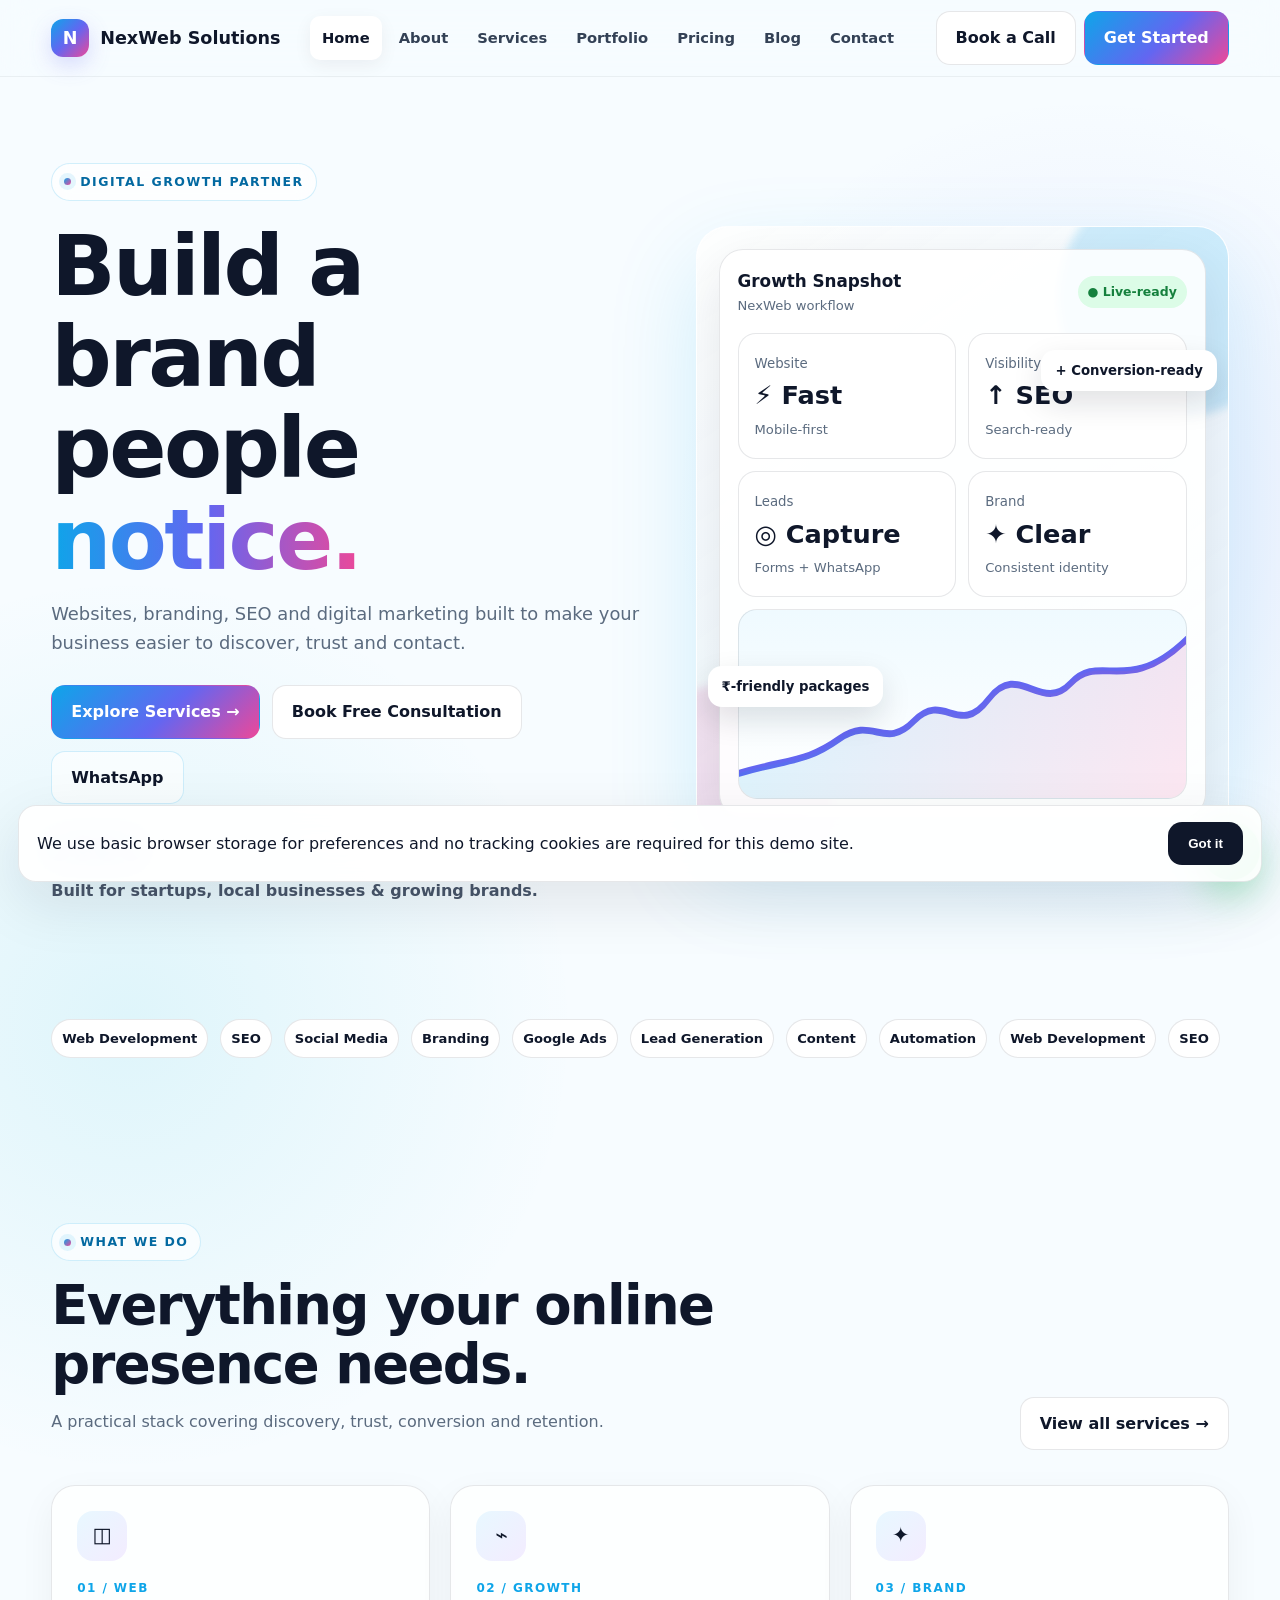
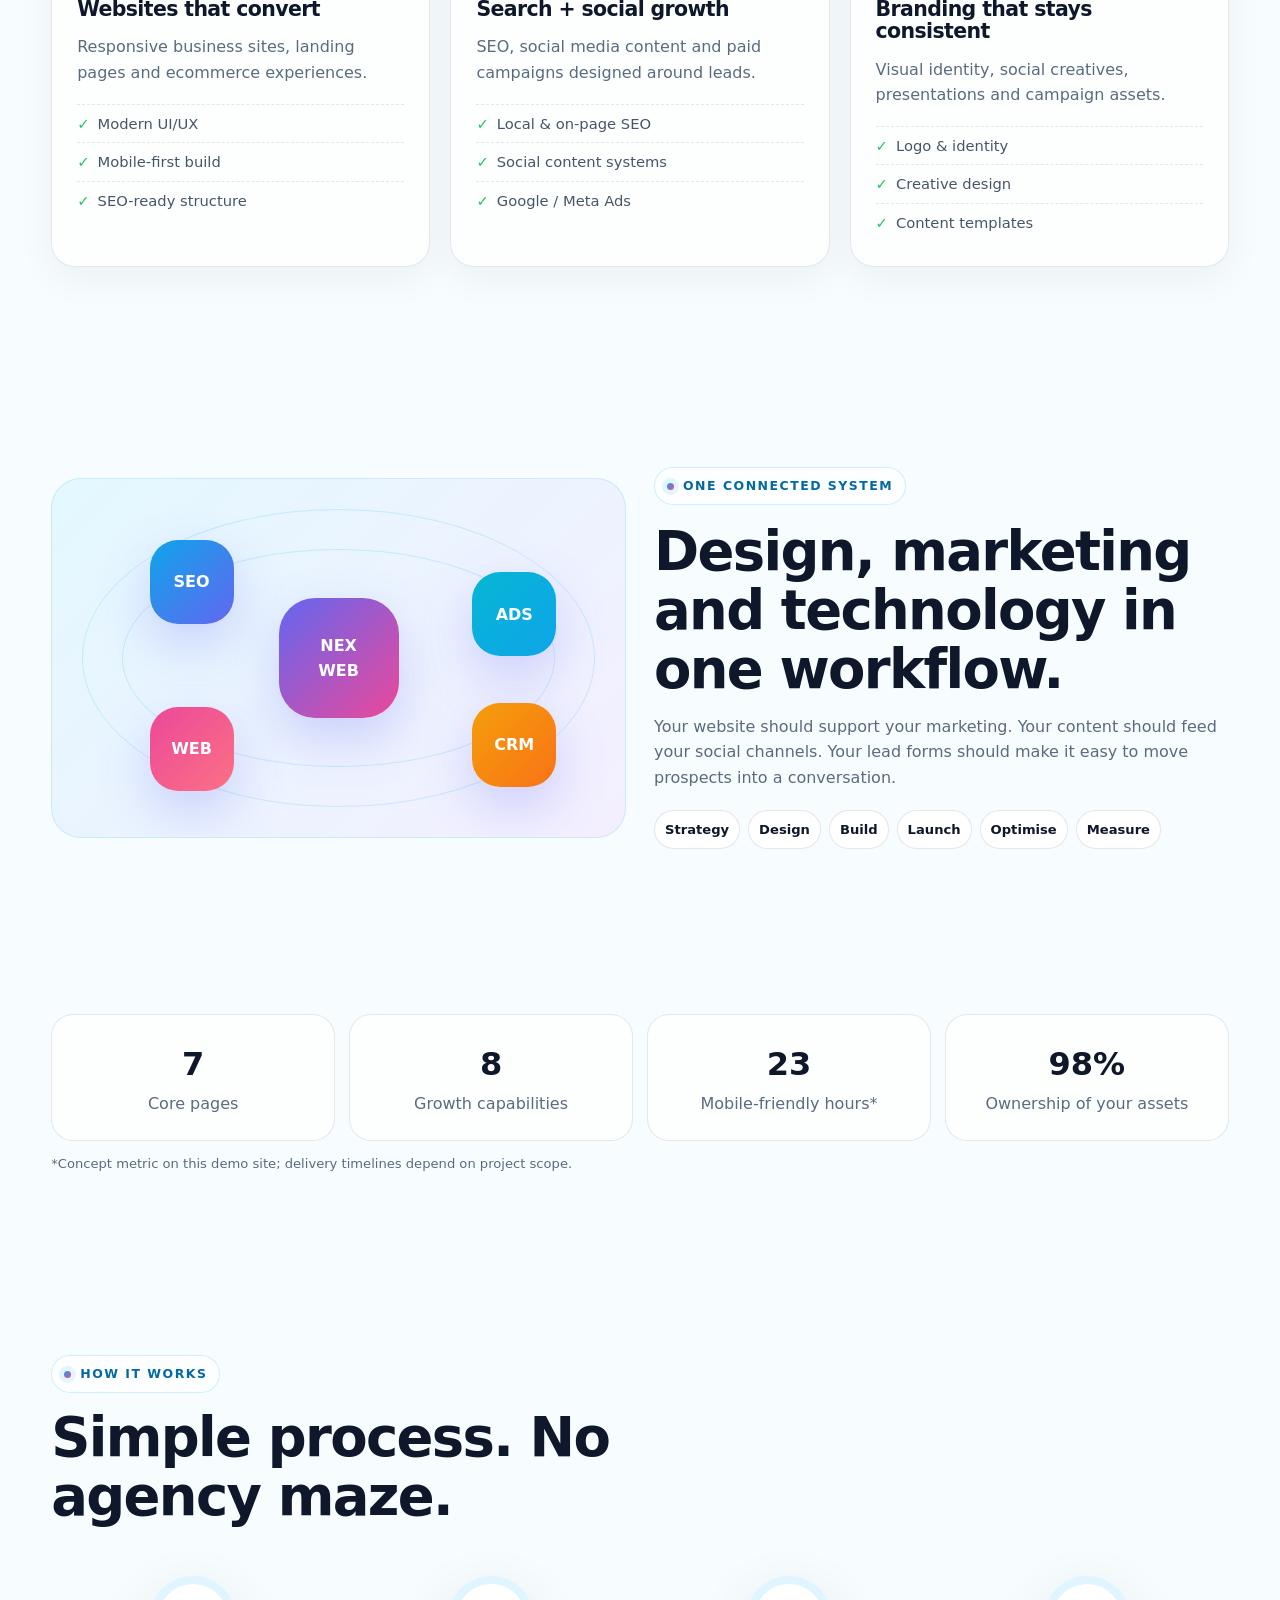
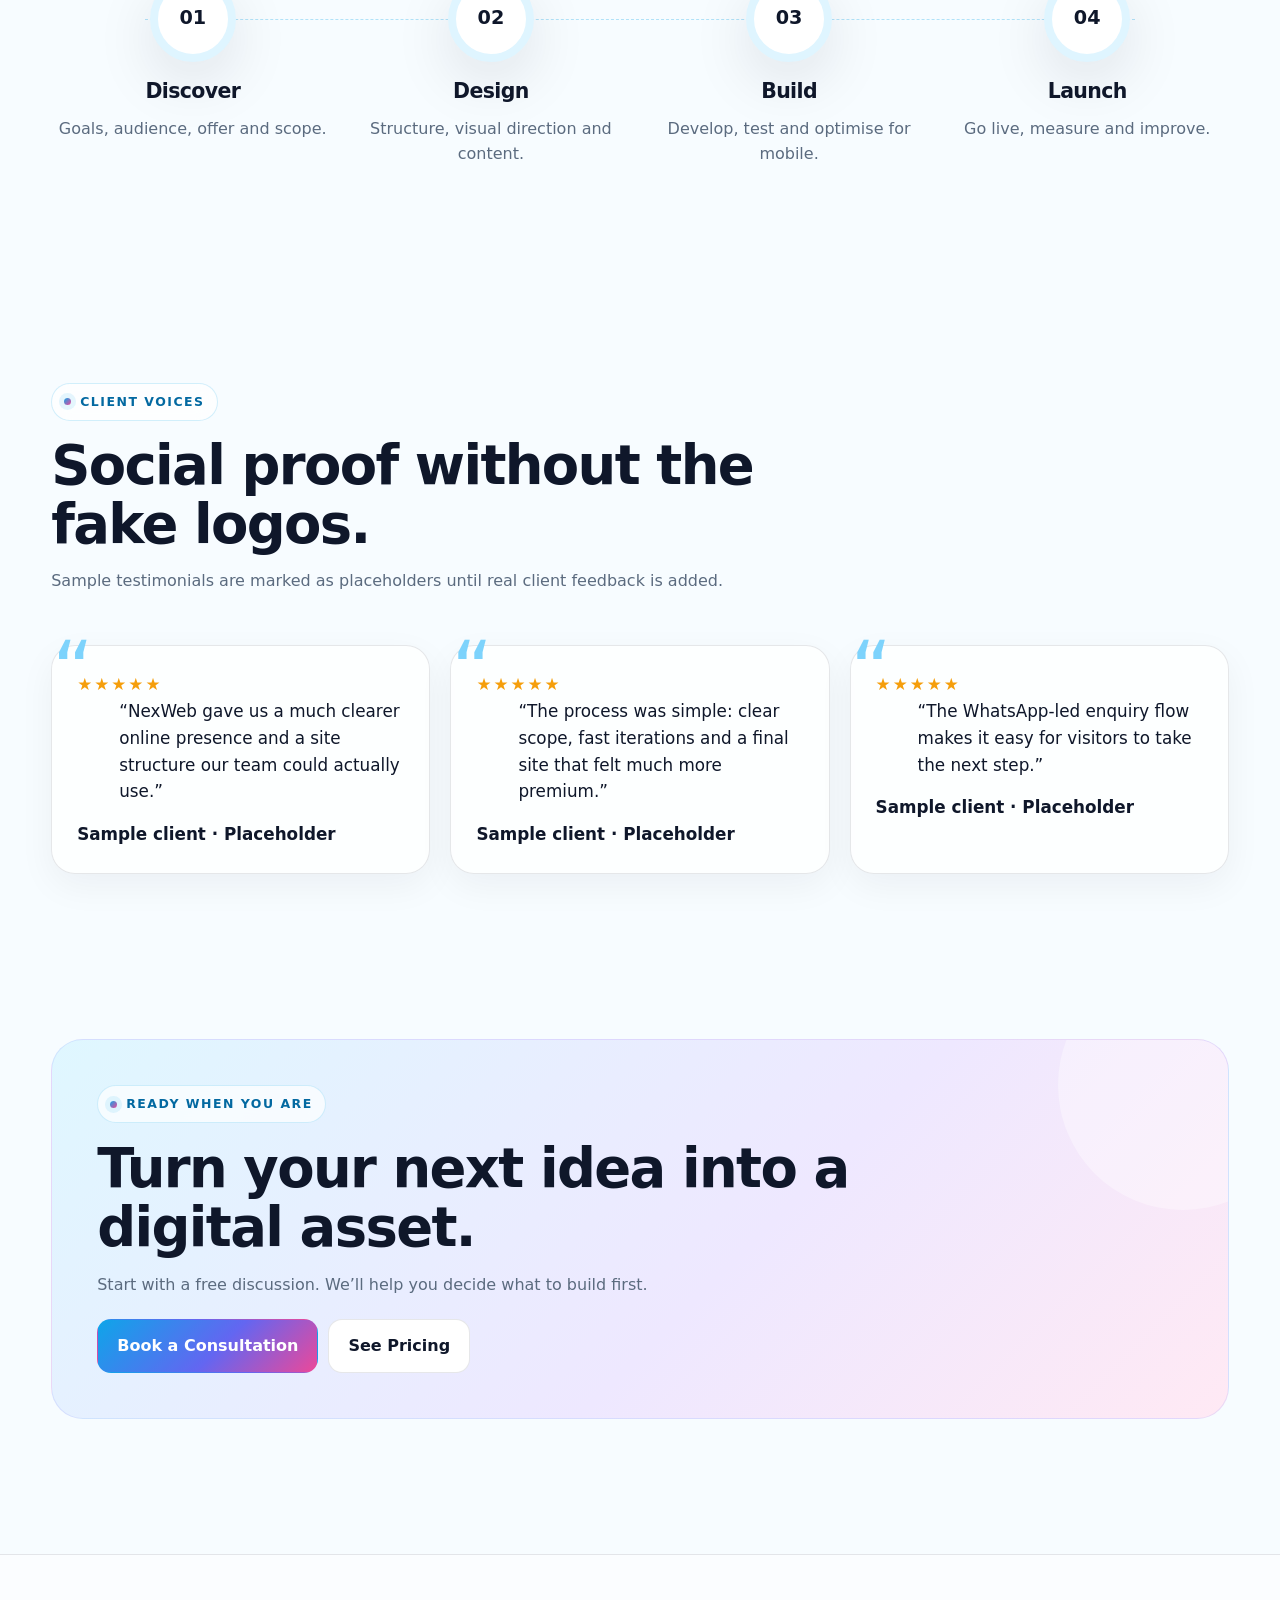
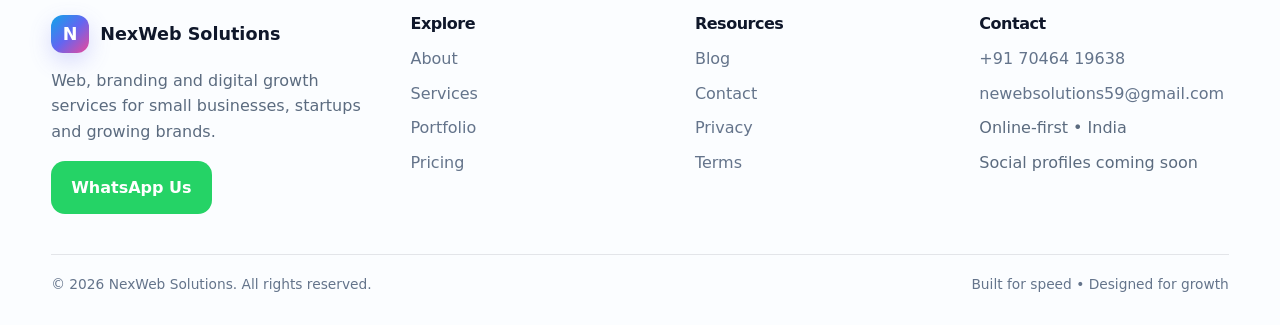
<file: index.html>
<!doctype html>
<html lang="en"><head>
<meta charset="utf-8"><meta name="viewport" content="width=device-width,initial-scale=1">
<title>Digital Agency & Web Solutions | NexWeb Solutions</title>
<meta name="description" content="NexWeb Solutions provides websites, SEO, social media, branding, paid advertising, lead generation and automation for growing businesses.">
<meta name="theme-color" content="#edfaff">
<link rel="icon" href="logo.svg" type="image/svg+xml">
<link rel="stylesheet" href="styles.css">
</head><body>
<nav class="nav">
  <div class="container nav-row">
    <a class="brand" href="index.html"><span class="brand-mark">N</span><span>NexWeb Solutions</span></a>
    <button class="menu-btn" aria-label="Menu">☰</button>
    <div class="nav-links">
      <a href="index.html" class="active">Home</a><a href="about.html" class="">About</a><a href="services.html" class="">Services</a><a href="portfolio.html" class="">Portfolio</a><a href="pricing.html" class="">Pricing</a><a href="blog.html" class="">Blog</a><a href="contact.html" class="">Contact</a>
    </div>
    <div class="nav-cta"><a class="btn btn-light" data-modal="booking">Book a Call</a><a class="btn btn-primary" data-wa="Hi NexWeb Solutions, I want to get a project quote.">Get Started</a></div>
  </div>
</nav>
<section class="hero"><div class="container hero-grid">
  <div class="hero-copy reveal">
    <span class="kicker">Digital growth partner</span>
    <h1 style="margin-top:20px">Build a brand people <span style="background:linear-gradient(90deg,#0ea5e9,#6366f1,#ec4899);-webkit-background-clip:text;background-clip:text;color:transparent">notice.</span></h1>
    <p>Websites, branding, SEO and digital marketing built to make your business easier to discover, trust and contact.</p>
    <div class="hero-actions"><a class="btn btn-primary" href="services.html">Explore Services →</a><a class="btn btn-light" data-modal="booking">Book Free Consultation</a><a class="btn btn-ghost" data-wa="Hi NexWeb Solutions, I want a free project consultation.">WhatsApp</a></div>
    <div class="micro-proof"><div class="avatars"><span class="avatar"></span><span class="avatar"></span><span class="avatar"></span><span class="avatar"></span></div><span>Built for startups, local businesses & growing brands.</span></div>
  </div>
  <div class="hero-card reveal delay-2 floaty"><div class="dashboard">
    <div class="dash-top"><div><strong style="font-size:1.05rem">Growth Snapshot</strong><div class="tiny muted">NexWeb workflow</div></div><span class="status">● Live-ready</span></div>
    <div class="metric-grid"><div class="metric"><small>Website</small><strong>⚡ Fast</strong><span class="tiny muted">Mobile-first</span></div><div class="metric"><small>Visibility</small><strong>↑ SEO</strong><span class="tiny muted">Search-ready</span></div><div class="metric"><small>Leads</small><strong>◎ Capture</strong><span class="tiny muted">Forms + WhatsApp</span></div><div class="metric"><small>Brand</small><strong>✦ Clear</strong><span class="tiny muted">Consistent identity</span></div></div>
    <div class="chart"><svg viewBox="0 0 600 190" preserveAspectRatio="none"><path d="M0 165 C70 150,90 154,135 130 S195 143,235 112 S295 130,335 90 S405 106,445 74 S520 88,600 30" fill="none" stroke="#6366f1" stroke-width="7" stroke-linecap="round"/><path d="M0 165 C70 150,90 154,135 130 S195 143,235 112 S295 130,335 90 S405 106,445 74 S520 88,600 30 L600 190 L0 190 Z" fill="url(#area)" opacity=".13"/><defs><linearGradient id="area" x1="0" x2="1"><stop stop-color="#0ea5e9"/><stop offset="1" stop-color="#ec4899"/></linearGradient></defs></svg></div>
    <div class="float-badge badge-a">+ Conversion-ready</div><div class="float-badge badge-b">₹-friendly packages</div>
  </div></div>
</div></section>

<section class="section-sm"><div class="container"><div class="marquee"><div class="marquee-track">
<span class="pill">Web Development</span><span class="pill">SEO</span><span class="pill">Social Media</span><span class="pill">Branding</span><span class="pill">Google Ads</span><span class="pill">Lead Generation</span><span class="pill">Content</span><span class="pill">Automation</span><span class="pill">Web Development</span><span class="pill">SEO</span><span class="pill">Social Media</span><span class="pill">Branding</span>
</div></div></div></section>

<section class="section"><div class="container">
<div class="section-head"><div><span class="kicker">What we do</span><h2 style="margin-top:16px">Everything your online presence needs.</h2><p class="muted">A practical stack covering discovery, trust, conversion and retention.</p></div><a class="btn btn-light" href="services.html">View all services →</a></div>
<div class="grid-3">
  <div class="card service-card reveal"><div class="icon-box">◫</div><div class="num">01 / WEB</div><h3>Websites that convert</h3><p class="muted">Responsive business sites, landing pages and ecommerce experiences.</p><ul><li>Modern UI/UX</li><li>Mobile-first build</li><li>SEO-ready structure</li></ul></div>
  <div class="card service-card reveal delay-1"><div class="icon-box">⌁</div><div class="num">02 / GROWTH</div><h3>Search + social growth</h3><p class="muted">SEO, social media content and paid campaigns designed around leads.</p><ul><li>Local & on-page SEO</li><li>Social content systems</li><li>Google / Meta Ads</li></ul></div>
  <div class="card service-card reveal delay-2"><div class="icon-box">✦</div><div class="num">03 / BRAND</div><h3>Branding that stays consistent</h3><p class="muted">Visual identity, social creatives, presentations and campaign assets.</p><ul><li>Logo & identity</li><li>Creative design</li><li>Content templates</li></ul></div>
</div></div></section>

<section class="section"><div class="container split">
  <div class="visual reveal"><div class="orbit"></div><div class="orbit"></div><div class="orb center">NEX<br>WEB</div><div class="orb o1">SEO</div><div class="orb o2">ADS</div><div class="orb o3">WEB</div><div class="orb o4">CRM</div></div>
  <div class="reveal delay-1"><span class="kicker">One connected system</span><h2 style="margin-top:18px">Design, marketing and technology in one workflow.</h2><p class="muted">Your website should support your marketing. Your content should feed your social channels. Your lead forms should make it easy to move prospects into a conversation.</p><div class="pill-list"><span class="pill">Strategy</span><span class="pill">Design</span><span class="pill">Build</span><span class="pill">Launch</span><span class="pill">Optimise</span><span class="pill">Measure</span></div></div>
</div></section>

<section class="section-sm"><div class="container"><div class="stats">
<div class="stat reveal"><strong data-count="7">0</strong><span class="muted">Core pages</span></div><div class="stat reveal delay-1"><strong data-count="8">0</strong><span class="muted">Growth capabilities</span></div><div class="stat reveal delay-2"><strong data-count="24">0</strong><span class="muted">Mobile-friendly hours*</span></div><div class="stat reveal delay-3"><strong data-count="100" data-suffix="%">0%</strong><span class="muted">Ownership of your assets</span></div></div><p class="tiny muted" style="margin-top:12px">*Concept metric on this demo site; delivery timelines depend on project scope.</p></div></section>

<section class="section"><div class="container"><div class="section-head"><div><span class="kicker">How it works</span><h2 style="margin-top:16px">Simple process. No agency maze.</h2></div></div>
<div class="process">
<div class="step reveal"><div class="circle">01</div><h3>Discover</h3><p class="muted">Goals, audience, offer and scope.</p></div>
<div class="step reveal delay-1"><div class="circle">02</div><h3>Design</h3><p class="muted">Structure, visual direction and content.</p></div>
<div class="step reveal delay-2"><div class="circle">03</div><h3>Build</h3><p class="muted">Develop, test and optimise for mobile.</p></div>
<div class="step reveal delay-3"><div class="circle">04</div><h3>Launch</h3><p class="muted">Go live, measure and improve.</p></div>
</div></div></section>

<section class="section"><div class="container"><div class="section-head"><div><span class="kicker">Client voices</span><h2 style="margin-top:16px">Social proof without the fake logos.</h2><p class="muted">Sample testimonials are marked as placeholders until real client feedback is added.</p></div></div>
<div class="grid-3"><div class="card quote reveal"><div class="stars">★★★★★</div><p>“NexWeb gave us a much clearer online presence and a site structure our team could actually use.”</p><strong>Sample client · Placeholder</strong></div><div class="card quote reveal delay-1"><div class="stars">★★★★★</div><p>“The process was simple: clear scope, fast iterations and a final site that felt much more premium.”</p><strong>Sample client · Placeholder</strong></div><div class="card quote reveal delay-2"><div class="stars">★★★★★</div><p>“The WhatsApp-led enquiry flow makes it easy for visitors to take the next step.”</p><strong>Sample client · Placeholder</strong></div></div></div></section>

<section class="section-sm"><div class="container"><div class="cta reveal"><div style="position:relative;z-index:2;max-width:760px"><span class="kicker">Ready when you are</span><h2 style="margin-top:17px">Turn your next idea into a digital asset.</h2><p class="muted">Start with a free discussion. We’ll help you decide what to build first.</p><div style="display:flex;gap:10px;flex-wrap:wrap;margin-top:22px"><a class="btn btn-primary" data-modal="booking">Book a Consultation</a><a class="btn btn-light" href="pricing.html">See Pricing</a></div></div></div></div></section>

<footer class="footer">
  <div class="container">
    <div class="footer-grid">
      <div><a class="brand" href="index.html"><span class="brand-mark">N</span><span>NexWeb Solutions</span></a>
        <p class="muted" style="margin-top:15px;max-width:330px">Web, branding and digital growth services for small businesses, startups and growing brands.</p>
        <a class="btn btn-green" data-wa="Hi NexWeb Solutions, I want to discuss a project.">WhatsApp Us</a>
      </div>
      <div><h4>Explore</h4><div class="footer-links"><a href="about.html">About</a><a href="services.html">Services</a><a href="portfolio.html">Portfolio</a><a href="pricing.html">Pricing</a></div></div>
      <div><h4>Resources</h4><div class="footer-links"><a href="blog.html">Blog</a><a href="contact.html">Contact</a><a href="privacy.html">Privacy</a><a href="terms.html">Terms</a></div></div>
      <div><h4>Contact</h4><div class="footer-links"><a href="tel:+917046419638">+91 70464 19638</a><a href="mailto:newebsolutions59@gmail.com">newebsolutions59@gmail.com</a><span class="muted">Online-first • India</span><span class="muted">Social profiles coming soon</span></div></div>
    </div>
    <div class="footer-bottom"><span>© <span class="year"></span> NexWeb Solutions. All rights reserved.</span><span>Built for speed • Designed for growth</span></div>
  </div>
</footer>
<a class="whatsapp pulse" data-wa="Hi NexWeb Solutions, I want to discuss a digital project." aria-label="WhatsApp">◉</a>
<div class="cookie"><span>We use basic browser storage for preferences and no tracking cookies are required for this demo site.</span><button class="btn btn-dark" data-cookie-ok>Got it</button></div>
<div class="modal-wrap" id="bookingModal"><div class="modal"><button class="modal-close" aria-label="Close">×</button><h3>Book a free discovery call</h3><p class="muted">Tell us what you are building. We’ll move the conversation to WhatsApp.</p><form id="bookingForm" class="form-grid">
<div class="field"><label>Name</label><input required name="name" placeholder="Your name"></div>
<div class="field"><label>Phone</label><input required name="phone" placeholder="+91"></div>
<div class="field"><label>Email</label><input required type="email" name="email" placeholder="you@example.com"></div>
<div class="field"><label>Preferred date</label><input required type="date" name="date"></div>
<div class="field full"><label>Service</label><select name="service"><option>Website Development</option><option>SEO</option><option>Social Media</option><option>Branding & Design</option><option>Paid Ads & Lead Generation</option><option>Automation</option></select></div>
<div class="field full"><label>Message</label><textarea name="message" placeholder="What do you need?"></textarea></div>
<div class="field full"><button class="btn btn-primary" type="submit">Send Booking Request</button></div>
</form></div></div>

<script src="app.js"></script></body></html>
</file>
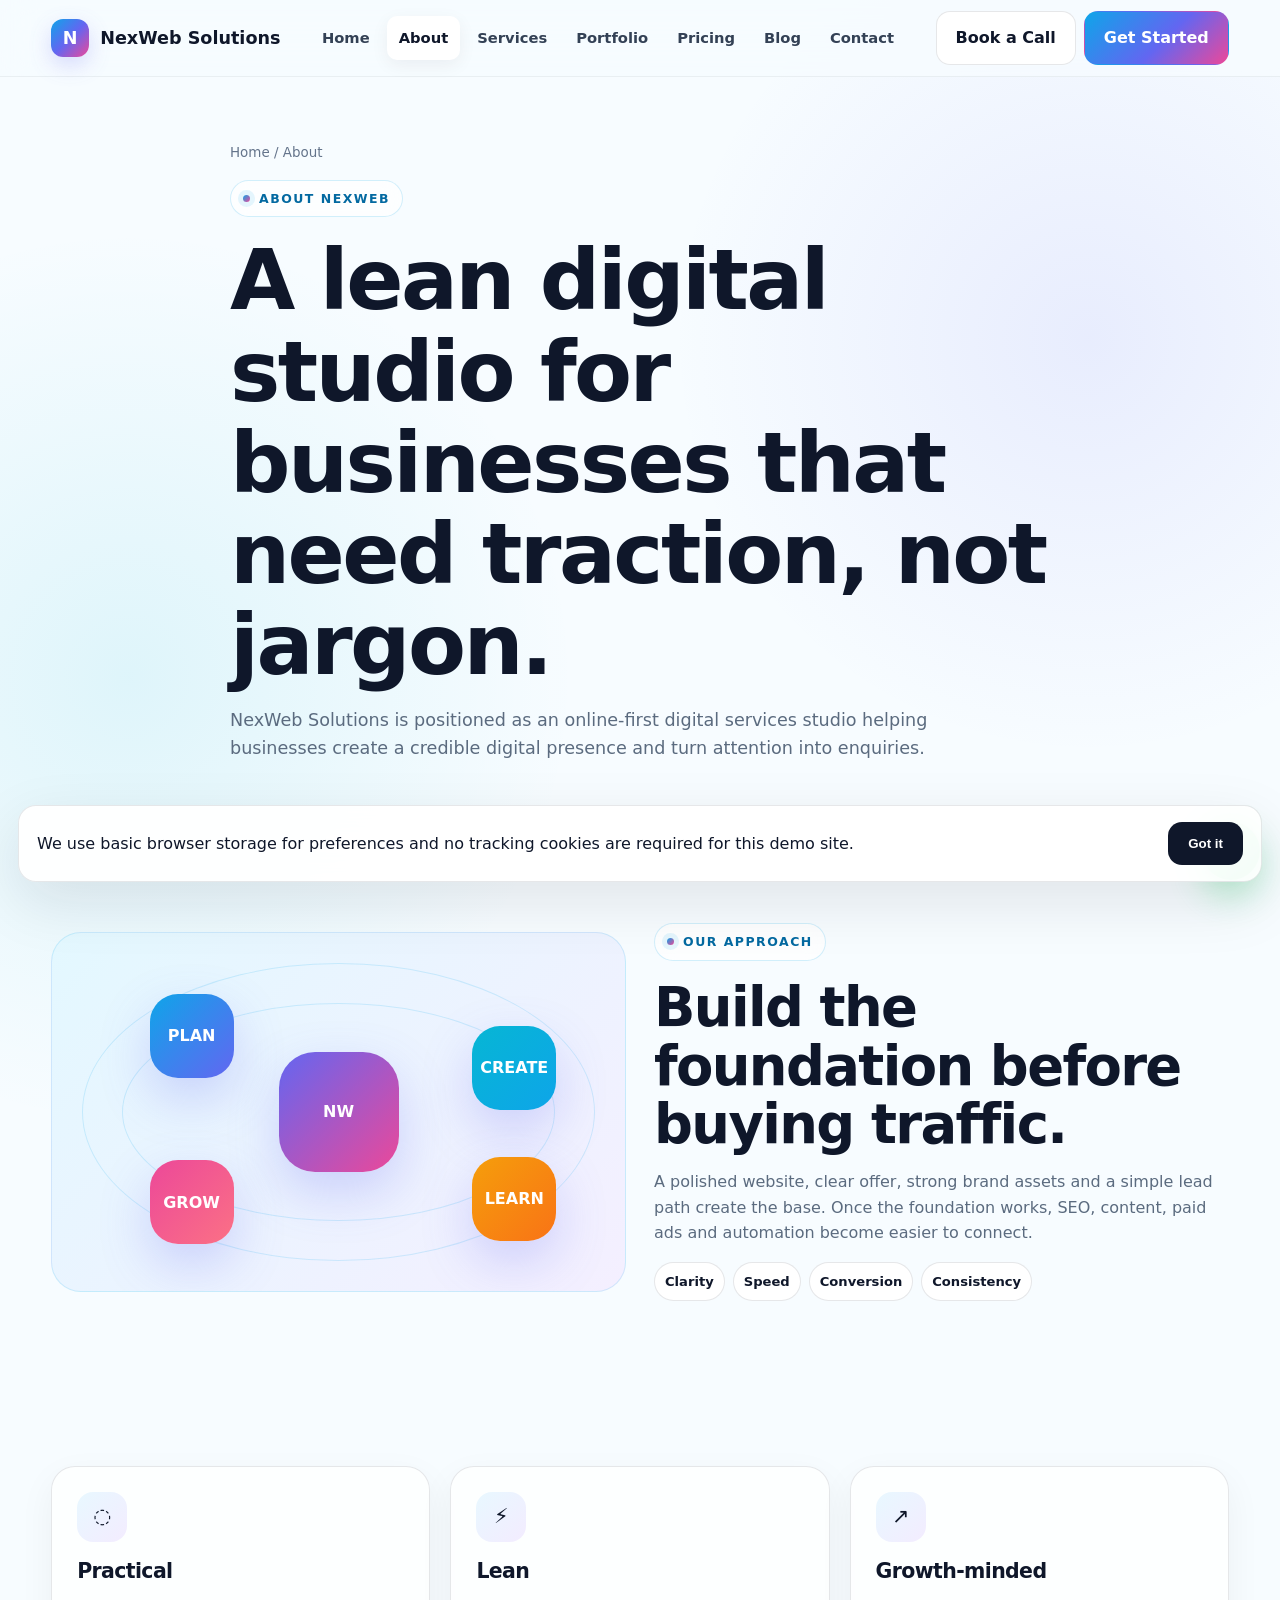
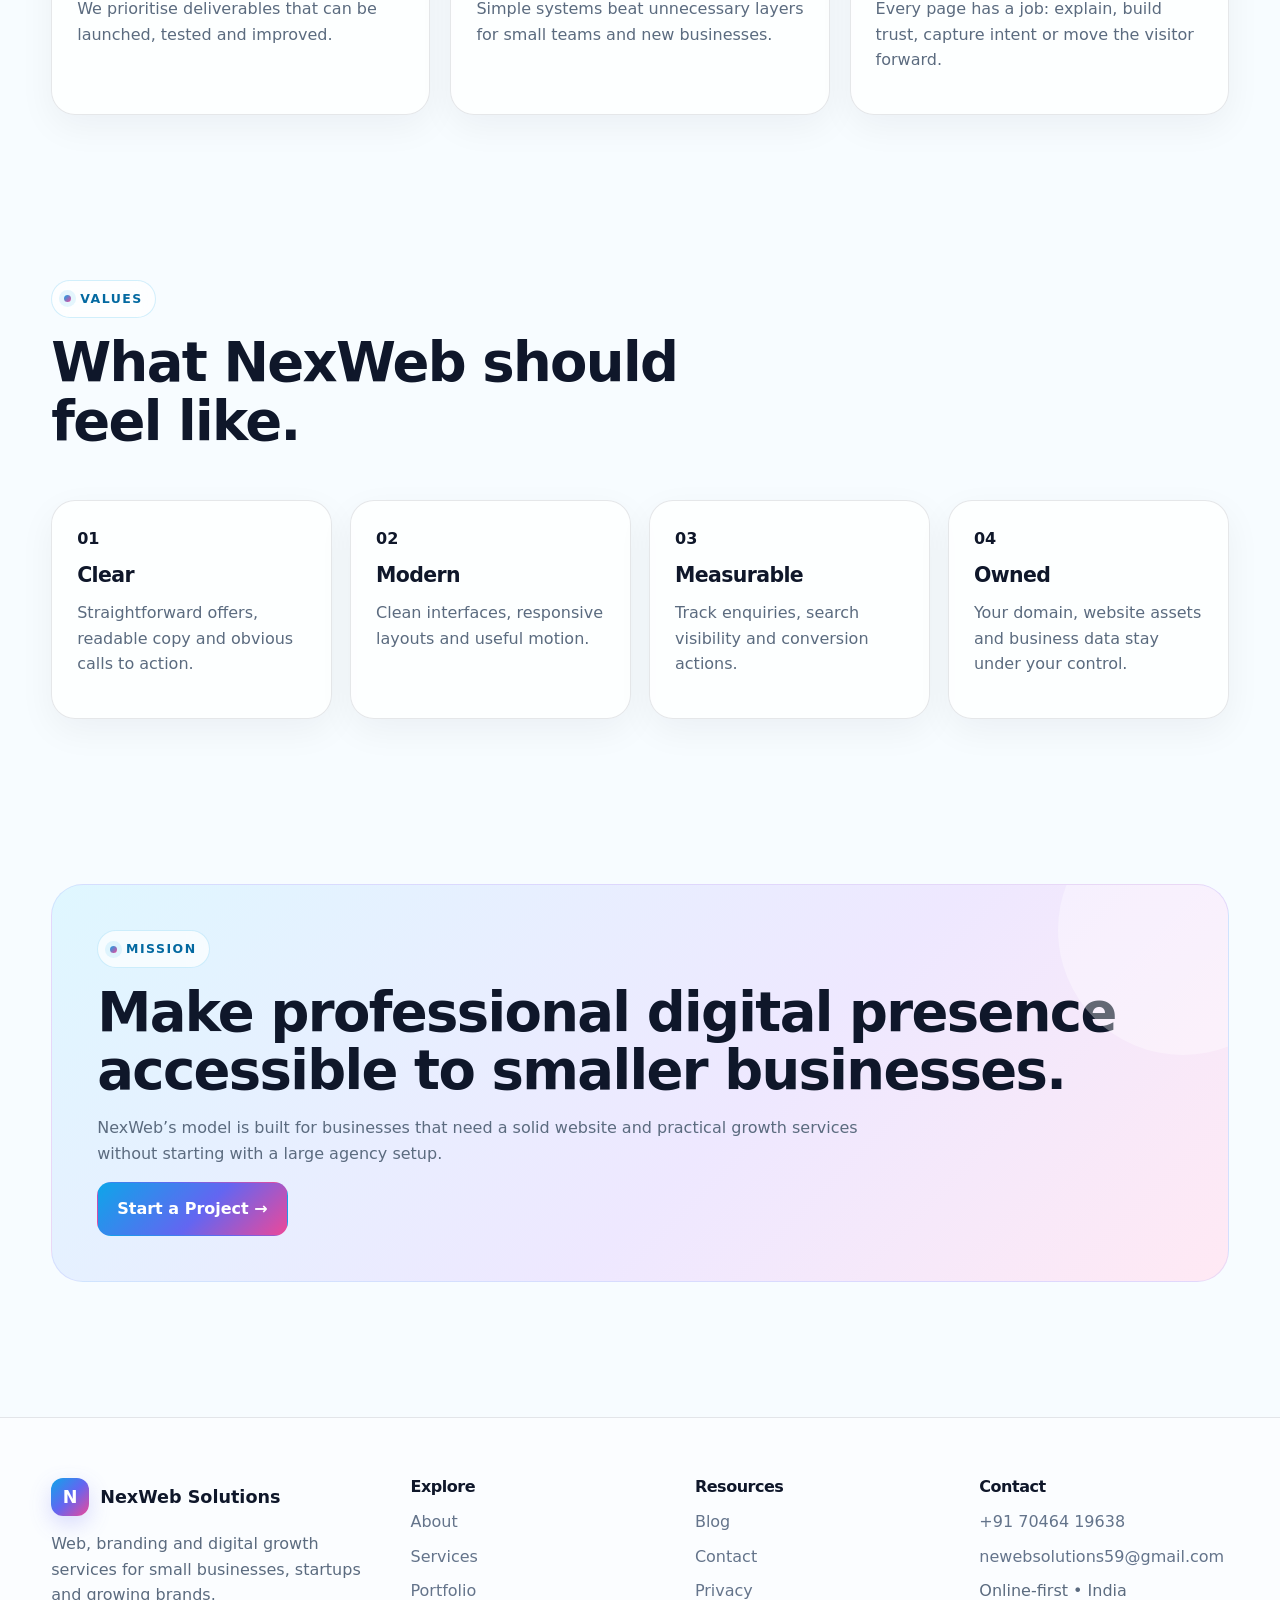
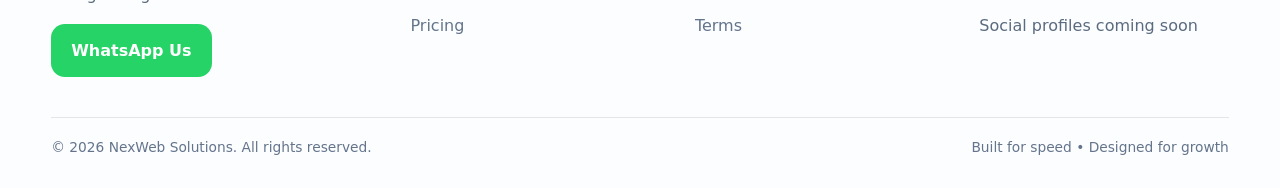
<file: about.html>
<!doctype html>
<html lang="en"><head>
<meta charset="utf-8"><meta name="viewport" content="width=device-width,initial-scale=1">
<title>About | NexWeb Solutions</title>
<meta name="description" content="NexWeb Solutions provides websites, SEO, social media, branding, paid advertising, lead generation and automation for growing businesses.">
<meta name="theme-color" content="#edfaff">
<link rel="icon" href="logo.svg" type="image/svg+xml">
<link rel="stylesheet" href="styles.css">
</head><body>
<nav class="nav">
  <div class="container nav-row">
    <a class="brand" href="index.html"><span class="brand-mark">N</span><span>NexWeb Solutions</span></a>
    <button class="menu-btn" aria-label="Menu">☰</button>
    <div class="nav-links">
      <a href="index.html" class="">Home</a><a href="about.html" class="active">About</a><a href="services.html" class="">Services</a><a href="portfolio.html" class="">Portfolio</a><a href="pricing.html" class="">Pricing</a><a href="blog.html" class="">Blog</a><a href="contact.html" class="">Contact</a>
    </div>
    <div class="nav-cta"><a class="btn btn-light" data-modal="booking">Book a Call</a><a class="btn btn-primary" data-wa="Hi NexWeb Solutions, I want to get a project quote.">Get Started</a></div>
  </div>
</nav>
<section class="page-hero"><div class="container inner reveal"><div class="breadcrumb">Home / About</div><span class="kicker">About NexWeb</span><h1 style="margin-top:18px">A lean digital studio for businesses that need traction, not jargon.</h1><p class="muted" style="font-size:1.1rem;max-width:750px">NexWeb Solutions is positioned as an online-first digital services studio helping businesses create a credible digital presence and turn attention into enquiries.</p></div></section>
<section class="section"><div class="container split"><div class="visual reveal"><div class="orbit"></div><div class="orbit"></div><div class="orb center">NW</div><div class="orb o1">PLAN</div><div class="orb o2">CREATE</div><div class="orb o3">GROW</div><div class="orb o4">LEARN</div></div><div class="reveal delay-1"><span class="kicker">Our approach</span><h2 style="margin-top:18px">Build the foundation before buying traffic.</h2><p class="muted">A polished website, clear offer, strong brand assets and a simple lead path create the base. Once the foundation works, SEO, content, paid ads and automation become easier to connect.</p><div class="badge-row"><span class="pill">Clarity</span><span class="pill">Speed</span><span class="pill">Conversion</span><span class="pill">Consistency</span></div></div></div></section>
<section class="section-sm"><div class="container"><div class="grid-3">
<div class="card reveal"><div class="icon-box">◌</div><h3>Practical</h3><p class="muted">We prioritise deliverables that can be launched, tested and improved.</p></div>
<div class="card reveal delay-1"><div class="icon-box">⚡</div><h3>Lean</h3><p class="muted">Simple systems beat unnecessary layers for small teams and new businesses.</p></div>
<div class="card reveal delay-2"><div class="icon-box">↗</div><h3>Growth-minded</h3><p class="muted">Every page has a job: explain, build trust, capture intent or move the visitor forward.</p></div>
</div></div></section>
<section class="section"><div class="container"><div class="section-head"><div><span class="kicker">Values</span><h2 style="margin-top:16px">What NexWeb should feel like.</h2></div></div><div class="grid-4">
<div class="card reveal"><strong>01</strong><h3 style="margin-top:12px">Clear</h3><p class="muted">Straightforward offers, readable copy and obvious calls to action.</p></div>
<div class="card reveal delay-1"><strong>02</strong><h3 style="margin-top:12px">Modern</h3><p class="muted">Clean interfaces, responsive layouts and useful motion.</p></div>
<div class="card reveal delay-2"><strong>03</strong><h3 style="margin-top:12px">Measurable</h3><p class="muted">Track enquiries, search visibility and conversion actions.</p></div>
<div class="card reveal delay-3"><strong>04</strong><h3 style="margin-top:12px">Owned</h3><p class="muted">Your domain, website assets and business data stay under your control.</p></div>
</div></div></section>
<section class="section-sm"><div class="container"><div class="cta"><span class="kicker">Mission</span><h2 style="margin-top:16px">Make professional digital presence accessible to smaller businesses.</h2><p class="muted" style="max-width:800px">NexWeb’s model is built for businesses that need a solid website and practical growth services without starting with a large agency setup.</p><a class="btn btn-primary" href="contact.html">Start a Project →</a></div></div></section>

<footer class="footer">
  <div class="container">
    <div class="footer-grid">
      <div><a class="brand" href="index.html"><span class="brand-mark">N</span><span>NexWeb Solutions</span></a>
        <p class="muted" style="margin-top:15px;max-width:330px">Web, branding and digital growth services for small businesses, startups and growing brands.</p>
        <a class="btn btn-green" data-wa="Hi NexWeb Solutions, I want to discuss a project.">WhatsApp Us</a>
      </div>
      <div><h4>Explore</h4><div class="footer-links"><a href="about.html">About</a><a href="services.html">Services</a><a href="portfolio.html">Portfolio</a><a href="pricing.html">Pricing</a></div></div>
      <div><h4>Resources</h4><div class="footer-links"><a href="blog.html">Blog</a><a href="contact.html">Contact</a><a href="privacy.html">Privacy</a><a href="terms.html">Terms</a></div></div>
      <div><h4>Contact</h4><div class="footer-links"><a href="tel:+917046419638">+91 70464 19638</a><a href="mailto:newebsolutions59@gmail.com">newebsolutions59@gmail.com</a><span class="muted">Online-first • India</span><span class="muted">Social profiles coming soon</span></div></div>
    </div>
    <div class="footer-bottom"><span>© <span class="year"></span> NexWeb Solutions. All rights reserved.</span><span>Built for speed • Designed for growth</span></div>
  </div>
</footer>
<a class="whatsapp pulse" data-wa="Hi NexWeb Solutions, I want to discuss a digital project." aria-label="WhatsApp">◉</a>
<div class="cookie"><span>We use basic browser storage for preferences and no tracking cookies are required for this demo site.</span><button class="btn btn-dark" data-cookie-ok>Got it</button></div>
<div class="modal-wrap" id="bookingModal"><div class="modal"><button class="modal-close" aria-label="Close">×</button><h3>Book a free discovery call</h3><p class="muted">Tell us what you are building. We’ll move the conversation to WhatsApp.</p><form id="bookingForm" class="form-grid">
<div class="field"><label>Name</label><input required name="name" placeholder="Your name"></div>
<div class="field"><label>Phone</label><input required name="phone" placeholder="+91"></div>
<div class="field"><label>Email</label><input required type="email" name="email" placeholder="you@example.com"></div>
<div class="field"><label>Preferred date</label><input required type="date" name="date"></div>
<div class="field full"><label>Service</label><select name="service"><option>Website Development</option><option>SEO</option><option>Social Media</option><option>Branding & Design</option><option>Paid Ads & Lead Generation</option><option>Automation</option></select></div>
<div class="field full"><label>Message</label><textarea name="message" placeholder="What do you need?"></textarea></div>
<div class="field full"><button class="btn btn-primary" type="submit">Send Booking Request</button></div>
</form></div></div>

<script src="app.js"></script></body></html>
</file>
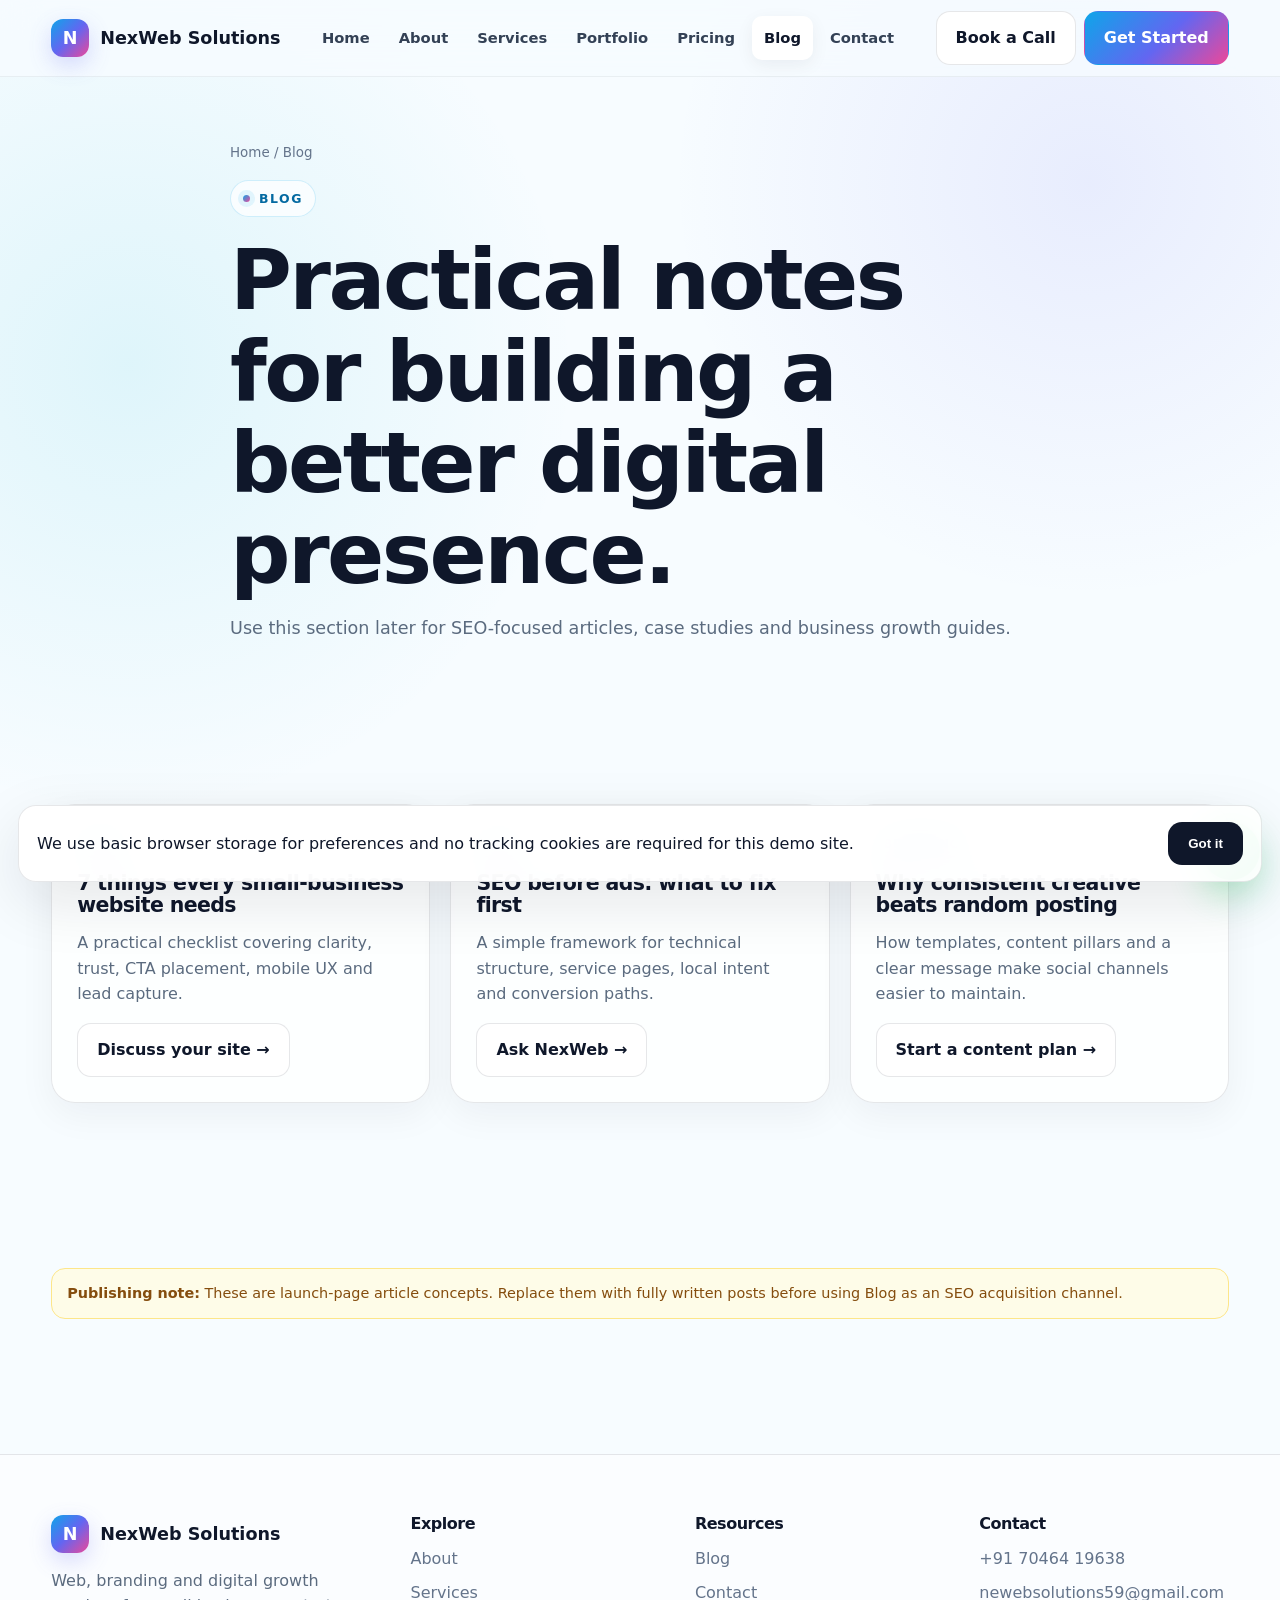
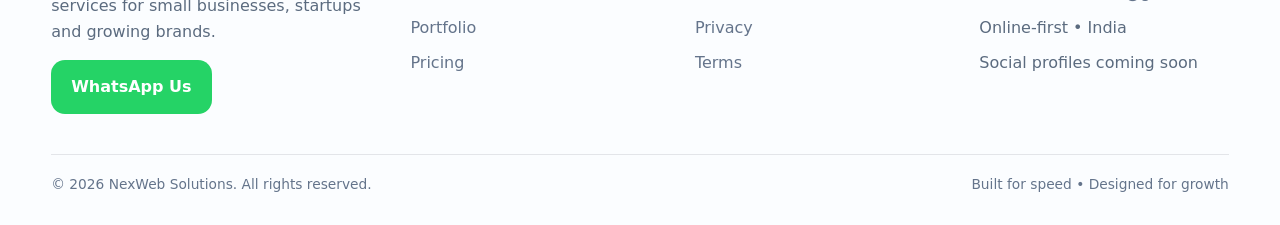
<file: blog.html>
<!doctype html>
<html lang="en"><head>
<meta charset="utf-8"><meta name="viewport" content="width=device-width,initial-scale=1">
<title>Blog | NexWeb Solutions</title>
<meta name="description" content="NexWeb Solutions provides websites, SEO, social media, branding, paid advertising, lead generation and automation for growing businesses.">
<meta name="theme-color" content="#edfaff">
<link rel="icon" href="logo.svg" type="image/svg+xml">
<link rel="stylesheet" href="styles.css">
</head><body>
<nav class="nav">
  <div class="container nav-row">
    <a class="brand" href="index.html"><span class="brand-mark">N</span><span>NexWeb Solutions</span></a>
    <button class="menu-btn" aria-label="Menu">☰</button>
    <div class="nav-links">
      <a href="index.html" class="">Home</a><a href="about.html" class="">About</a><a href="services.html" class="">Services</a><a href="portfolio.html" class="">Portfolio</a><a href="pricing.html" class="">Pricing</a><a href="blog.html" class="active">Blog</a><a href="contact.html" class="">Contact</a>
    </div>
    <div class="nav-cta"><a class="btn btn-light" data-modal="booking">Book a Call</a><a class="btn btn-primary" data-wa="Hi NexWeb Solutions, I want to get a project quote.">Get Started</a></div>
  </div>
</nav>
<section class="page-hero"><div class="container inner reveal"><div class="breadcrumb">Home / Blog</div><span class="kicker">Blog</span><h1 style="margin-top:18px">Practical notes for building a better digital presence.</h1><p class="muted" style="font-size:1.1rem">Use this section later for SEO-focused articles, case studies and business growth guides.</p></div></section>
<section class="section"><div class="container"><div class="grid-3">
<div class="card reveal"><span class="tag">Web</span><h3 style="margin-top:14px">7 things every small-business website needs</h3><p class="muted">A practical checklist covering clarity, trust, CTA placement, mobile UX and lead capture.</p><a class="btn btn-light" href="contact.html">Discuss your site →</a></div>
<div class="card reveal delay-1"><span class="tag">SEO</span><h3 style="margin-top:14px">SEO before ads: what to fix first</h3><p class="muted">A simple framework for technical structure, service pages, local intent and conversion paths.</p><a class="btn btn-light" href="contact.html">Ask NexWeb →</a></div>
<div class="card reveal delay-2"><span class="tag">Branding</span><h3 style="margin-top:14px">Why consistent creative beats random posting</h3><p class="muted">How templates, content pillars and a clear message make social channels easier to maintain.</p><a class="btn btn-light" href="contact.html">Start a content plan →</a></div>
</div></div></section>
<section class="section-sm"><div class="container"><div class="notice"><strong>Publishing note:</strong> These are launch-page article concepts. Replace them with fully written posts before using Blog as an SEO acquisition channel.</div></div></section>

<footer class="footer">
  <div class="container">
    <div class="footer-grid">
      <div><a class="brand" href="index.html"><span class="brand-mark">N</span><span>NexWeb Solutions</span></a>
        <p class="muted" style="margin-top:15px;max-width:330px">Web, branding and digital growth services for small businesses, startups and growing brands.</p>
        <a class="btn btn-green" data-wa="Hi NexWeb Solutions, I want to discuss a project.">WhatsApp Us</a>
      </div>
      <div><h4>Explore</h4><div class="footer-links"><a href="about.html">About</a><a href="services.html">Services</a><a href="portfolio.html">Portfolio</a><a href="pricing.html">Pricing</a></div></div>
      <div><h4>Resources</h4><div class="footer-links"><a href="blog.html">Blog</a><a href="contact.html">Contact</a><a href="privacy.html">Privacy</a><a href="terms.html">Terms</a></div></div>
      <div><h4>Contact</h4><div class="footer-links"><a href="tel:+917046419638">+91 70464 19638</a><a href="mailto:newebsolutions59@gmail.com">newebsolutions59@gmail.com</a><span class="muted">Online-first • India</span><span class="muted">Social profiles coming soon</span></div></div>
    </div>
    <div class="footer-bottom"><span>© <span class="year"></span> NexWeb Solutions. All rights reserved.</span><span>Built for speed • Designed for growth</span></div>
  </div>
</footer>
<a class="whatsapp pulse" data-wa="Hi NexWeb Solutions, I want to discuss a digital project." aria-label="WhatsApp">◉</a>
<div class="cookie"><span>We use basic browser storage for preferences and no tracking cookies are required for this demo site.</span><button class="btn btn-dark" data-cookie-ok>Got it</button></div>
<div class="modal-wrap" id="bookingModal"><div class="modal"><button class="modal-close" aria-label="Close">×</button><h3>Book a free discovery call</h3><p class="muted">Tell us what you are building. We’ll move the conversation to WhatsApp.</p><form id="bookingForm" class="form-grid">
<div class="field"><label>Name</label><input required name="name" placeholder="Your name"></div>
<div class="field"><label>Phone</label><input required name="phone" placeholder="+91"></div>
<div class="field"><label>Email</label><input required type="email" name="email" placeholder="you@example.com"></div>
<div class="field"><label>Preferred date</label><input required type="date" name="date"></div>
<div class="field full"><label>Service</label><select name="service"><option>Website Development</option><option>SEO</option><option>Social Media</option><option>Branding & Design</option><option>Paid Ads & Lead Generation</option><option>Automation</option></select></div>
<div class="field full"><label>Message</label><textarea name="message" placeholder="What do you need?"></textarea></div>
<div class="field full"><button class="btn btn-primary" type="submit">Send Booking Request</button></div>
</form></div></div>

<script src="app.js"></script></body></html>
</file>
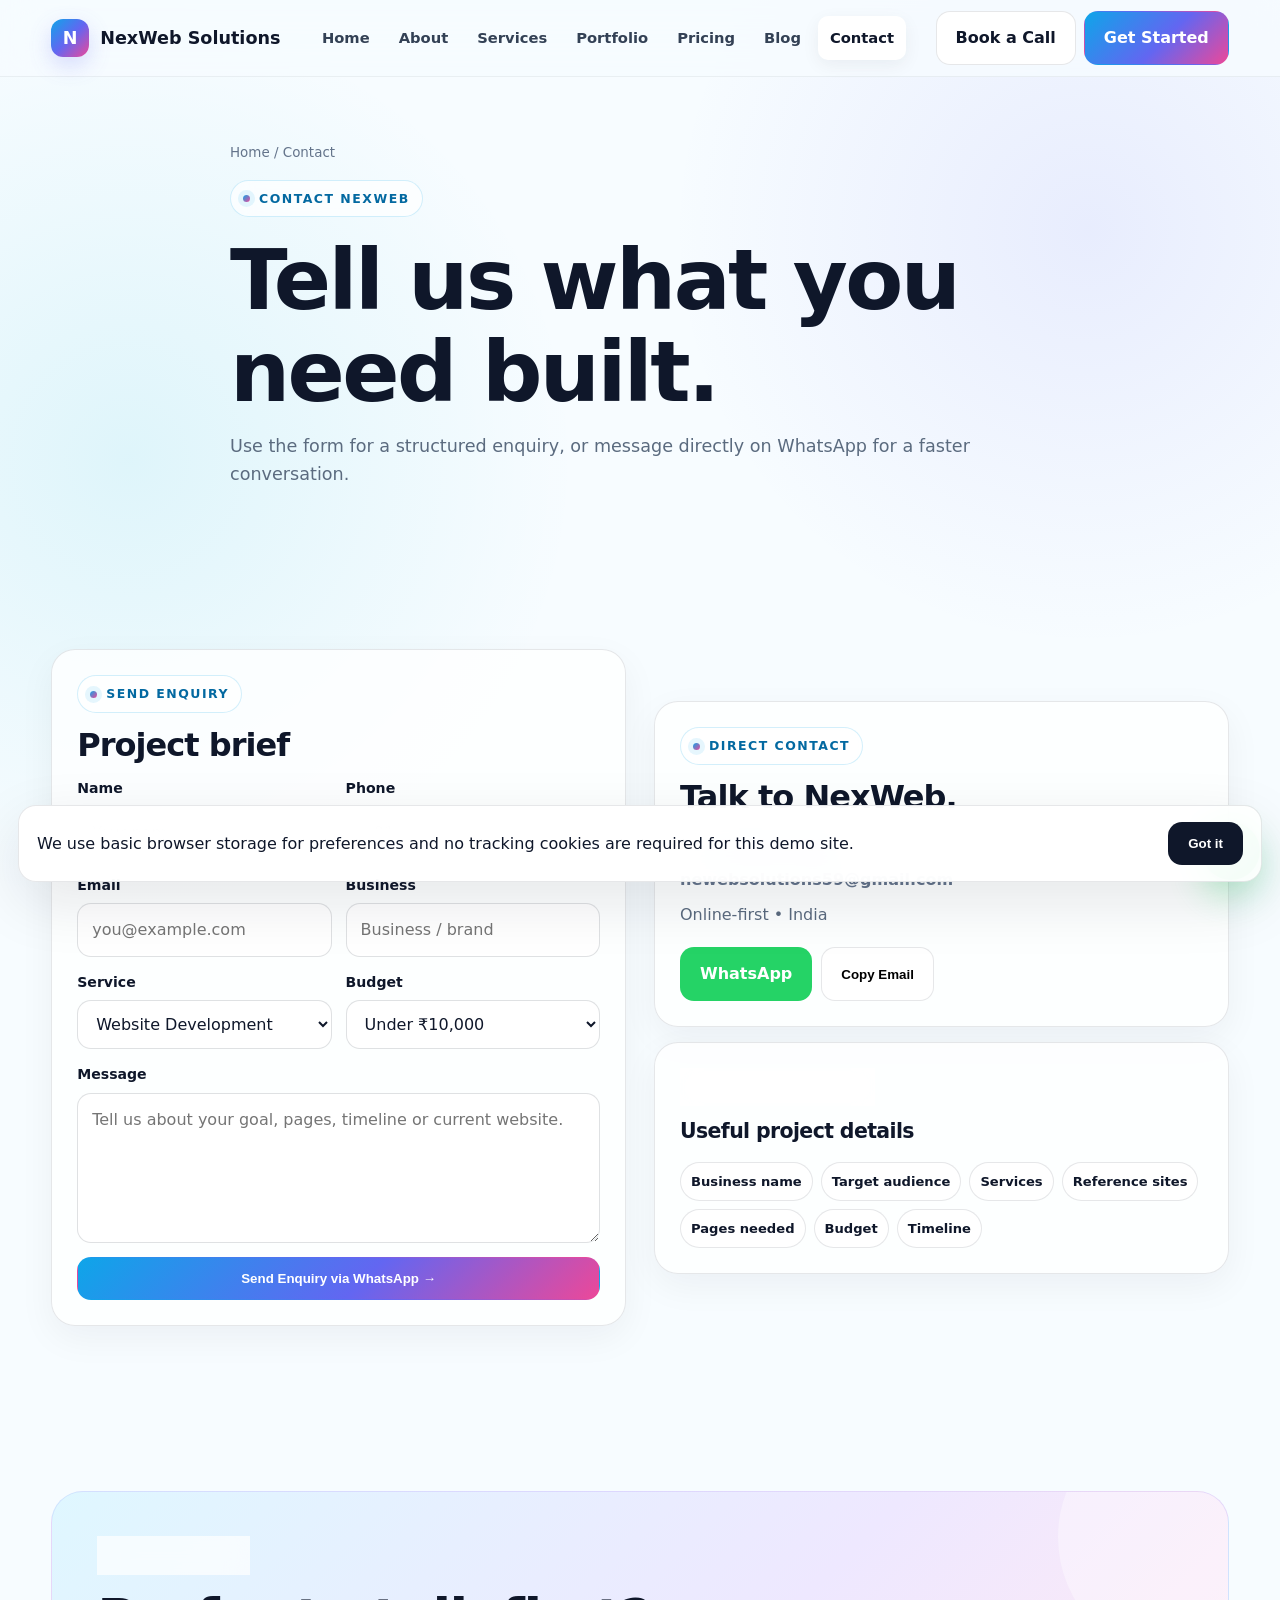
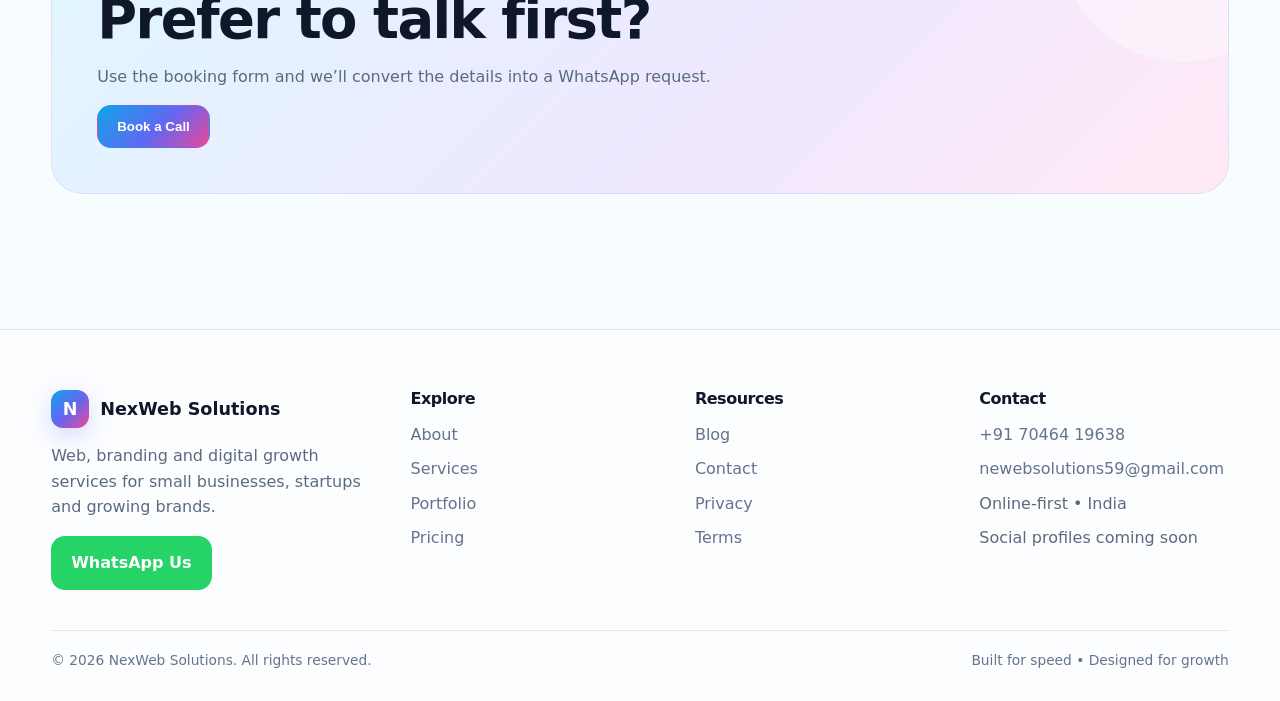
<file: contact.html>
<!doctype html>
<html lang="en"><head>
<meta charset="utf-8"><meta name="viewport" content="width=device-width,initial-scale=1">
<title>Contact | NexWeb Solutions</title>
<meta name="description" content="NexWeb Solutions provides websites, SEO, social media, branding, paid advertising, lead generation and automation for growing businesses.">
<meta name="theme-color" content="#edfaff">
<link rel="icon" href="logo.svg" type="image/svg+xml">
<link rel="stylesheet" href="styles.css">
</head><body>
<nav class="nav">
  <div class="container nav-row">
    <a class="brand" href="index.html"><span class="brand-mark">N</span><span>NexWeb Solutions</span></a>
    <button class="menu-btn" aria-label="Menu">☰</button>
    <div class="nav-links">
      <a href="index.html" class="">Home</a><a href="about.html" class="">About</a><a href="services.html" class="">Services</a><a href="portfolio.html" class="">Portfolio</a><a href="pricing.html" class="">Pricing</a><a href="blog.html" class="">Blog</a><a href="contact.html" class="active">Contact</a>
    </div>
    <div class="nav-cta"><a class="btn btn-light" data-modal="booking">Book a Call</a><a class="btn btn-primary" data-wa="Hi NexWeb Solutions, I want to get a project quote.">Get Started</a></div>
  </div>
</nav>
<section class="page-hero"><div class="container inner reveal"><div class="breadcrumb">Home / Contact</div><span class="kicker">Contact NexWeb</span><h1 style="margin-top:18px">Tell us what you need built.</h1><p class="muted" style="font-size:1.1rem">Use the form for a structured enquiry, or message directly on WhatsApp for a faster conversation.</p></div></section>
<section class="section"><div class="container split">
<div class="card reveal"><span class="kicker">Send enquiry</span><h2 style="font-size:2rem;margin-top:15px">Project brief</h2><form id="contactForm" class="form-grid">
<div class="field"><label>Name</label><input required name="name" placeholder="Your name"></div>
<div class="field"><label>Phone</label><input required name="phone" placeholder="+91"></div>
<div class="field"><label>Email</label><input required type="email" name="email" placeholder="you@example.com"></div>
<div class="field"><label>Business</label><input name="business" placeholder="Business / brand"></div>
<div class="field"><label>Service</label><select name="service"><option>Website Development</option><option>SEO</option><option>Social Media</option><option>Branding & Creative</option><option>Paid Ads & Lead Generation</option><option>Automation</option><option>Not sure yet</option></select></div>
<div class="field"><label>Budget</label><select name="budget"><option>Under ₹10,000</option><option>₹10,000–₹25,000</option><option>₹25,000–₹50,000</option><option>₹50,000+</option><option>Not decided</option></select></div>
<div class="field full"><label>Message</label><textarea required name="message" placeholder="Tell us about your goal, pages, timeline or current website."></textarea></div>
<div class="field full"><button type="submit" class="btn btn-primary">Send Enquiry via WhatsApp →</button><div id="formNote" class="tiny muted" style="display:none;margin-top:8px"></div></div>
</form></div>
<div class="reveal delay-1"><div class="card"><span class="kicker">Direct contact</span><h2 style="font-size:2rem;margin-top:15px">Talk to NexWeb.</h2><div class="footer-links" style="margin-top:18px"><a href="tel:+917046419638"><strong>+91 70464 19638</strong></a><a href="mailto:newebsolutions59@gmail.com"><strong>newebsolutions59@gmail.com</strong></a><span class="muted">Online-first • India</span></div><div style="display:flex;gap:9px;flex-wrap:wrap;margin-top:20px"><a class="btn btn-green" data-wa="Hi NexWeb Solutions, I want to discuss a project.">WhatsApp</a><button class="btn btn-light" data-copy-email>Copy Email</button></div></div>
<div class="card" style="margin-top:15px"><span class="kicker">Before we start</span><h3 style="margin-top:14px">Useful project details</h3><div class="pill-list"><span class="pill">Business name</span><span class="pill">Target audience</span><span class="pill">Services</span><span class="pill">Reference sites</span><span class="pill">Pages needed</span><span class="pill">Budget</span><span class="pill">Timeline</span></div></div></div>
</div></section>
<section class="section-sm"><div class="container"><div class="cta"><span class="kicker">Book a call</span><h2 style="margin-top:16px">Prefer to talk first?</h2><p class="muted">Use the booking form and we’ll convert the details into a WhatsApp request.</p><button class="btn btn-primary" data-modal="booking">Book a Call</button></div></div></section>

<footer class="footer">
  <div class="container">
    <div class="footer-grid">
      <div><a class="brand" href="index.html"><span class="brand-mark">N</span><span>NexWeb Solutions</span></a>
        <p class="muted" style="margin-top:15px;max-width:330px">Web, branding and digital growth services for small businesses, startups and growing brands.</p>
        <a class="btn btn-green" data-wa="Hi NexWeb Solutions, I want to discuss a project.">WhatsApp Us</a>
      </div>
      <div><h4>Explore</h4><div class="footer-links"><a href="about.html">About</a><a href="services.html">Services</a><a href="portfolio.html">Portfolio</a><a href="pricing.html">Pricing</a></div></div>
      <div><h4>Resources</h4><div class="footer-links"><a href="blog.html">Blog</a><a href="contact.html">Contact</a><a href="privacy.html">Privacy</a><a href="terms.html">Terms</a></div></div>
      <div><h4>Contact</h4><div class="footer-links"><a href="tel:+917046419638">+91 70464 19638</a><a href="mailto:newebsolutions59@gmail.com">newebsolutions59@gmail.com</a><span class="muted">Online-first • India</span><span class="muted">Social profiles coming soon</span></div></div>
    </div>
    <div class="footer-bottom"><span>© <span class="year"></span> NexWeb Solutions. All rights reserved.</span><span>Built for speed • Designed for growth</span></div>
  </div>
</footer>
<a class="whatsapp pulse" data-wa="Hi NexWeb Solutions, I want to discuss a digital project." aria-label="WhatsApp">◉</a>
<div class="cookie"><span>We use basic browser storage for preferences and no tracking cookies are required for this demo site.</span><button class="btn btn-dark" data-cookie-ok>Got it</button></div>
<div class="modal-wrap" id="bookingModal"><div class="modal"><button class="modal-close" aria-label="Close">×</button><h3>Book a free discovery call</h3><p class="muted">Tell us what you are building. We’ll move the conversation to WhatsApp.</p><form id="bookingForm" class="form-grid">
<div class="field"><label>Name</label><input required name="name" placeholder="Your name"></div>
<div class="field"><label>Phone</label><input required name="phone" placeholder="+91"></div>
<div class="field"><label>Email</label><input required type="email" name="email" placeholder="you@example.com"></div>
<div class="field"><label>Preferred date</label><input required type="date" name="date"></div>
<div class="field full"><label>Service</label><select name="service"><option>Website Development</option><option>SEO</option><option>Social Media</option><option>Branding & Design</option><option>Paid Ads & Lead Generation</option><option>Automation</option></select></div>
<div class="field full"><label>Message</label><textarea name="message" placeholder="What do you need?"></textarea></div>
<div class="field full"><button class="btn btn-primary" type="submit">Send Booking Request</button></div>
</form></div></div>

<script src="app.js"></script></body></html>
</file>
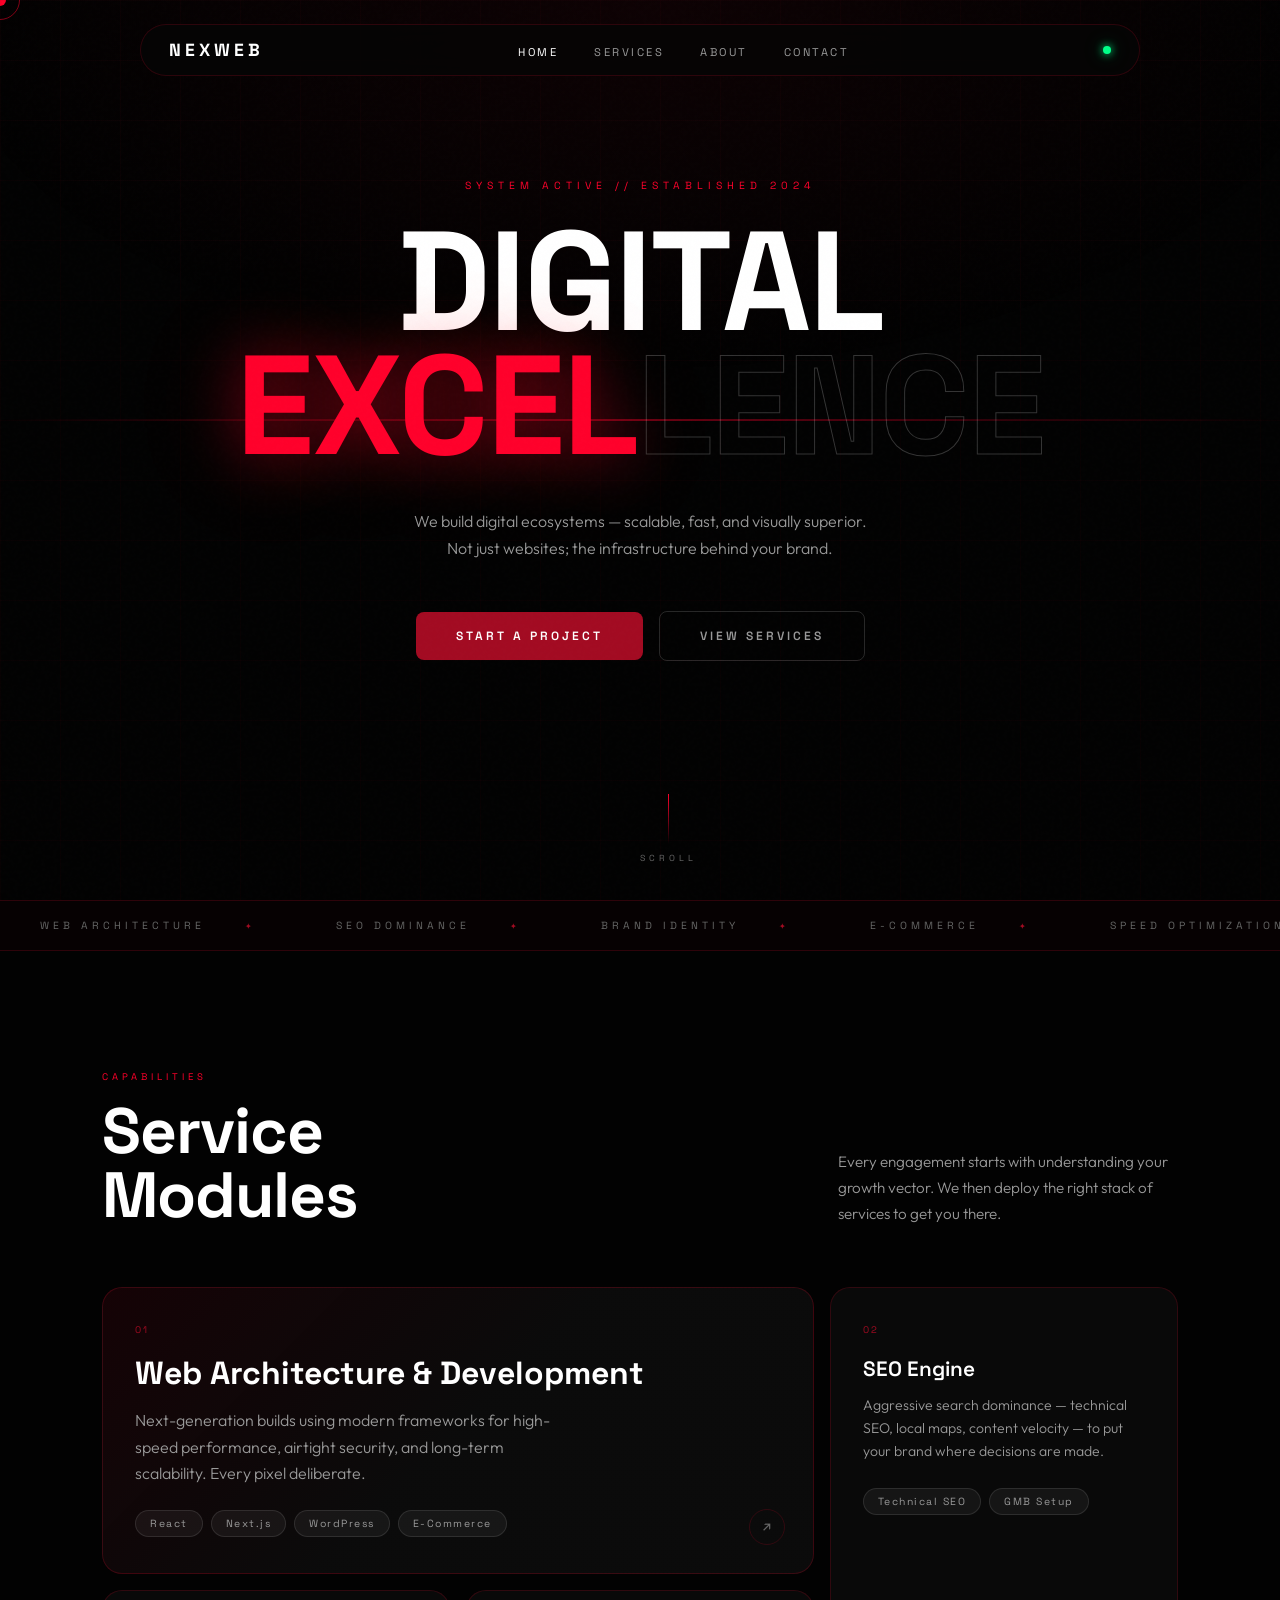
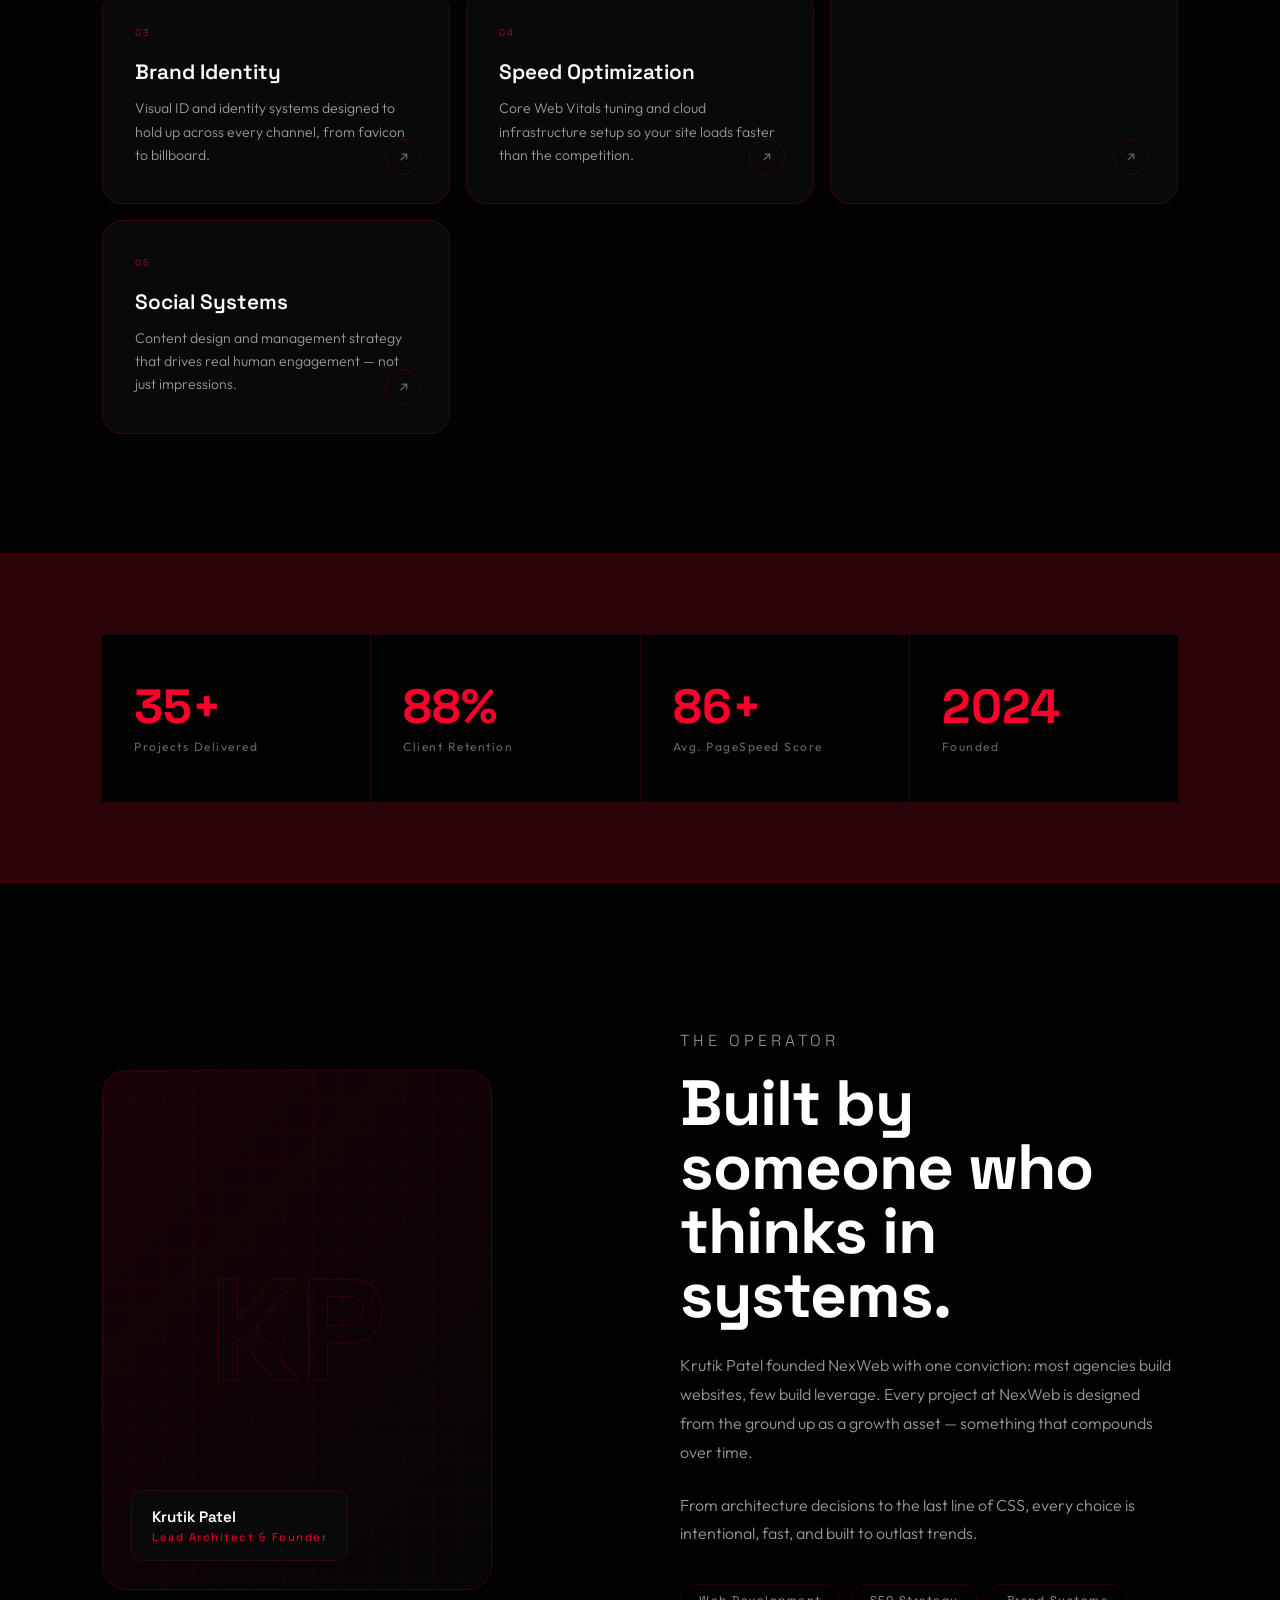
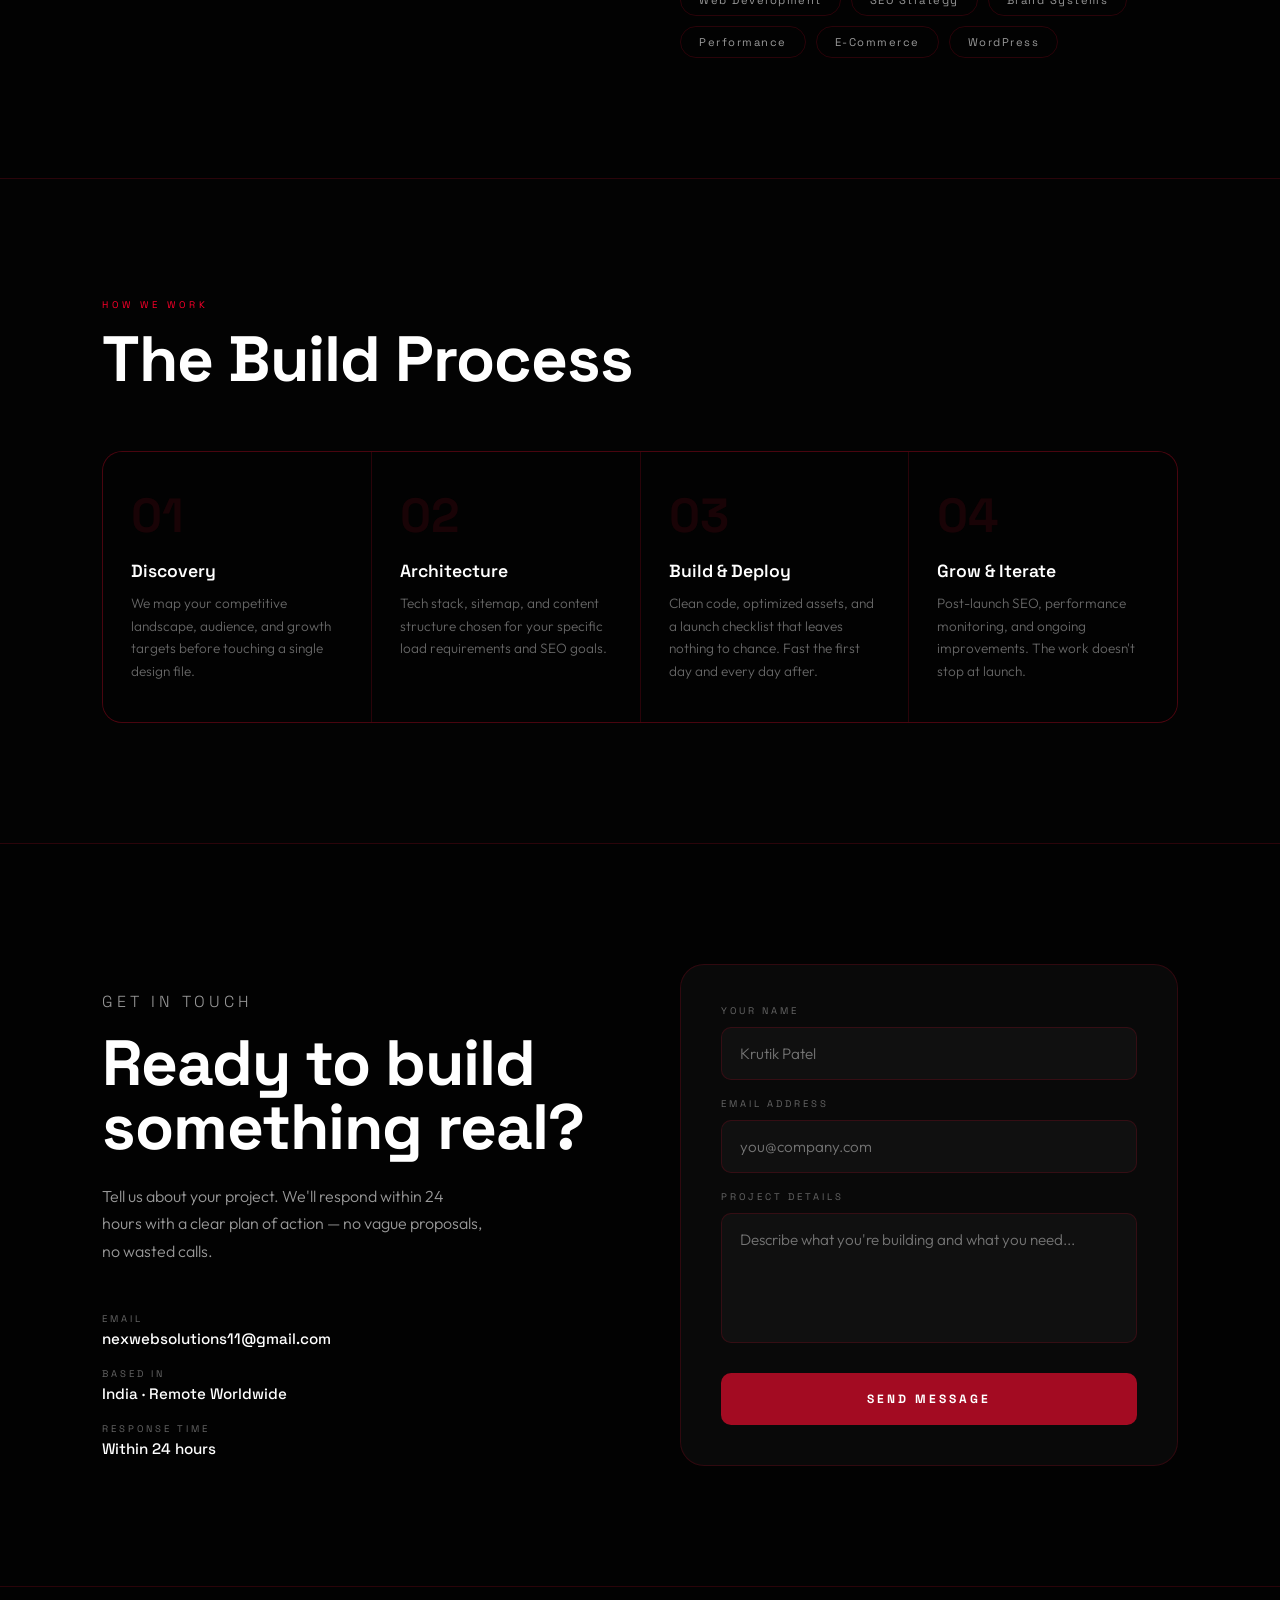
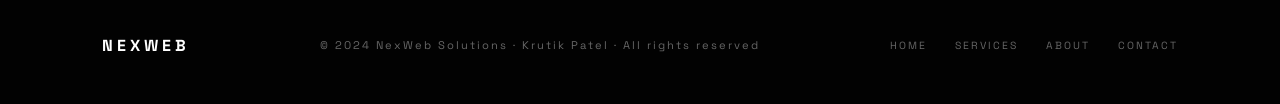
<file: NexWeb — Full Futuristic Website.html>
<!DOCTYPE html>
<html lang="en">
<head>
<meta charset="UTF-8">
<meta name="viewport" content="width=device-width, initial-scale=1, viewport-fit=cover">
<title>NexWeb — Digital Excellence</title>
<style>
@import url('https://fonts.googleapis.com/css2?family=Space+Grotesk:wght@300;400;500;600;700&family=Outfit:wght@200;300;400;600;900&display=swap');

:root {
  --red: #A30B22;
  --red-hot: #FF002B;
  --bg: #020202;
  --bg2: #060606;
  --glass: rgba(12,12,12,0.75);
  --border: rgba(163,11,34,0.25);
  --border-bright: rgba(255,0,43,0.6);
  --white: #ffffff;
  --grey: #666;
  --grey-light: #999;
}

*,*::before,*::after { margin:0; padding:0; box-sizing:border-box; }

html { scroll-behavior: smooth; }

body {
  background: var(--bg);
  color: var(--white);
  font-family: 'Outfit', sans-serif;
  overflow-x: hidden;
  cursor: none;
}

/* ── CUSTOM CURSOR ── */
#cursor {
  position: fixed;
  width: 12px; height: 12px;
  background: var(--red-hot);
  border-radius: 50%;
  pointer-events: none;
  z-index: 99999;
  mix-blend-mode: difference;
  transition: transform 0.15s ease, width 0.2s, height 0.2s;
  transform: translate(-50%,-50%);
}
#cursor-ring {
  position: fixed;
  width: 40px; height: 40px;
  border: 1px solid rgba(255,0,43,0.5);
  border-radius: 50%;
  pointer-events: none;
  z-index: 99998;
  transform: translate(-50%,-50%);
  transition: transform 0.08s linear, width 0.25s, height 0.25s, border-color 0.25s;
}
body:has(a:hover) #cursor, body:has(button:hover) #cursor { width: 6px; height: 6px; }
body:has(a:hover) #cursor-ring, body:has(button:hover) #cursor-ring {
  width: 60px; height: 60px; border-color: var(--red-hot);
}

/* ── NOISE OVERLAY ── */
body::after {
  content: '';
  position: fixed;
  inset: 0;
  background-image: url("data:image/svg+xml,%3Csvg viewBox='0 0 256 256' xmlns='http://www.w3.org/2000/svg'%3E%3Cfilter id='n'%3E%3CfeTurbulence type='fractalNoise' baseFrequency='0.9' numOctaves='4' stitchTiles='stitch'/%3E%3C/filter%3E%3Crect width='100%25' height='100%25' filter='url(%23n)' opacity='0.04'/%3E%3C/svg%3E");
  pointer-events: none;
  z-index: 9000;
  opacity: 0.35;
}

/* ── GRID BACKGROUND ── */
.grid-bg {
  position: fixed;
  inset: 0;
  background-image:
    linear-gradient(rgba(163,11,34,0.04) 1px, transparent 1px),
    linear-gradient(90deg, rgba(163,11,34,0.04) 1px, transparent 1px);
  background-size: 60px 60px;
  pointer-events: none;
  z-index: 0;
}
.grid-bg::after {
  content: '';
  position: absolute;
  inset: 0;
  background: radial-gradient(ellipse 80% 60% at 50% 0%, rgba(163,11,34,0.08) 0%, transparent 70%);
}

/* ── LOADER ── */
#loader {
  position: fixed;
  inset: 0;
  background: var(--bg);
  z-index: 99990;
  display: flex;
  flex-direction: column;
  align-items: center;
  justify-content: center;
  gap: 20px;
  transition: opacity 0.6s ease 0.2s, visibility 0.6s ease 0.2s;
}
#loader.done { opacity: 0; visibility: hidden; }
.loader-logo {
  font-family: 'Space Grotesk', sans-serif;
  font-weight: 700;
  font-size: 2rem;
  letter-spacing: 6px;
  color: var(--white);
}
.loader-bar-wrap {
  width: 200px; height: 2px;
  background: rgba(255,255,255,0.08);
  border-radius: 2px;
  overflow: hidden;
}
.loader-bar {
  height: 100%;
  background: var(--red-hot);
  width: 0%;
  box-shadow: 0 0 12px var(--red-hot);
  animation: loadBar 1.4s cubic-bezier(0.4,0,0.2,1) forwards;
}
@keyframes loadBar { to { width: 100%; } }
.loader-status {
  font-size: 0.65rem;
  letter-spacing: 3px;
  color: var(--grey);
  font-family: 'Space Grotesk', monospace;
}

/* ── NAV ── */
nav {
  position: fixed;
  top: 24px;
  left: 50%;
  transform: translateX(-50%);
  width: min(90%, 1000px);
  background: rgba(5,5,5,0.8);
  backdrop-filter: blur(24px);
  -webkit-backdrop-filter: blur(24px);
  border: 1px solid var(--border);
  padding: 14px 28px;
  border-radius: 100px;
  display: flex;
  align-items: center;
  justify-content: space-between;
  z-index: 9999;
  transition: border-color 0.3s;
}
nav:hover { border-color: var(--border-bright); }
.nav-logo {
  font-family: 'Space Grotesk', sans-serif;
  font-weight: 700;
  font-size: 1.1rem;
  letter-spacing: 4px;
}
.nav-links { display: flex; gap: 36px; list-style: none; }
.nav-links a {
  font-size: 0.7rem;
  letter-spacing: 2.5px;
  text-transform: uppercase;
  color: var(--grey-light);
  text-decoration: none;
  transition: color 0.2s;
  font-family: 'Space Grotesk', sans-serif;
}
.nav-links a:hover { color: var(--white); }
.nav-dot {
  width: 8px; height: 8px;
  border-radius: 50%;
  background: #00ff88;
  box-shadow: 0 0 8px #00ff88, 0 0 20px rgba(0,255,136,0.4);
  animation: pulse-dot 2.5s ease-in-out infinite;
}
@keyframes pulse-dot {
  0%,100% { box-shadow: 0 0 6px #00ff88, 0 0 16px rgba(0,255,136,0.3); }
  50% { box-shadow: 0 0 10px #00ff88, 0 0 30px rgba(0,255,136,0.6); }
}

/* ── HERO ── */
#hero {
  position: relative;
  min-height: 100vh;
  display: flex;
  flex-direction: column;
  align-items: center;
  justify-content: center;
  text-align: center;
  padding: 0 8% 60px;
  z-index: 1;
  overflow: hidden;
}

.hero-eyebrow {
  font-size: 0.65rem;
  letter-spacing: 5px;
  color: var(--red-hot);
  text-transform: uppercase;
  font-family: 'Space Grotesk', sans-serif;
  opacity: 0;
  animation: fadeSlideDown 0.8s ease 1.6s forwards;
  margin-bottom: 28px;
}

.hero-h1 {
  font-family: 'Space Grotesk', sans-serif;
  font-weight: 700;
  font-size: clamp(4rem, 11vw, 9.5rem);
  line-height: 0.88;
  letter-spacing: -2px;
  opacity: 0;
  animation: heroReveal 1.2s cubic-bezier(0.16,1,0.3,1) 1.8s forwards;
}
.hero-h1 .line1 { display: block; color: var(--white); }
.hero-h1 .line2 {
  display: block;
  color: transparent;
  -webkit-text-stroke: 1px rgba(255,255,255,0.2);
  position: relative;
}
.hero-h1 .line2 .filled {
  color: var(--red-hot);
  -webkit-text-stroke: 0;
  text-shadow: 0 0 60px rgba(255,0,43,0.5), 0 0 120px rgba(255,0,43,0.2);
}

.hero-sub {
  margin-top: 40px;
  max-width: 480px;
  font-size: 1rem;
  color: var(--grey-light);
  line-height: 1.7;
  font-weight: 300;
  opacity: 0;
  animation: fadeSlideUp 0.9s ease 2.4s forwards;
}

.hero-cta-row {
  margin-top: 48px;
  display: flex;
  gap: 16px;
  align-items: center;
  opacity: 0;
  animation: fadeSlideUp 0.9s ease 2.7s forwards;
}

.btn-primary {
  padding: 16px 40px;
  background: var(--red);
  border: none;
  color: white;
  font-family: 'Space Grotesk', sans-serif;
  font-size: 0.75rem;
  font-weight: 600;
  letter-spacing: 3px;
  text-transform: uppercase;
  border-radius: 8px;
  cursor: none;
  transition: background 0.25s, box-shadow 0.25s, transform 0.2s;
}
.btn-primary:hover {
  background: var(--red-hot);
  box-shadow: 0 0 40px rgba(255,0,43,0.5);
  transform: translateY(-2px);
}

.btn-ghost {
  padding: 16px 40px;
  background: transparent;
  border: 1px solid rgba(255,255,255,0.15);
  color: var(--grey-light);
  font-family: 'Space Grotesk', sans-serif;
  font-size: 0.75rem;
  font-weight: 600;
  letter-spacing: 3px;
  text-transform: uppercase;
  border-radius: 8px;
  cursor: none;
  transition: border-color 0.25s, color 0.25s;
}
.btn-ghost:hover { border-color: var(--white); color: var(--white); }

/* scan line on hero */
.scan-line {
  position: absolute;
  left: 0; right: 0;
  height: 2px;
  background: linear-gradient(90deg, transparent, rgba(255,0,43,0.4), transparent);
  animation: scan 8s linear infinite;
  pointer-events: none;
}
@keyframes scan {
  0% { top: -2px; opacity: 0; }
  5% { opacity: 1; }
  95% { opacity: 1; }
  100% { top: 100%; opacity: 0; }
}

.hero-scroll-hint {
  position: absolute;
  bottom: 36px;
  left: 50%;
  transform: translateX(-50%);
  display: flex;
  flex-direction: column;
  align-items: center;
  gap: 8px;
  opacity: 0;
  animation: fadeSlideUp 1s ease 3.2s forwards;
}
.scroll-line {
  width: 1px; height: 50px;
  background: linear-gradient(to bottom, var(--red-hot), transparent);
  animation: scrollDrop 2s ease-in-out 3.2s infinite;
}
@keyframes scrollDrop {
  0%,100% { transform: scaleY(1); opacity:1; }
  50% { transform: scaleY(0.5); opacity: 0.4; }
}
.scroll-label {
  font-size: 0.55rem;
  letter-spacing: 4px;
  color: var(--grey);
  font-family: 'Space Grotesk', sans-serif;
  text-transform: uppercase;
}

/* ── MARQUEE STRIP ── */
.marquee-strip {
  position: relative;
  z-index: 1;
  border-top: 1px solid var(--border);
  border-bottom: 1px solid var(--border);
  overflow: hidden;
  padding: 18px 0;
  background: rgba(163,11,34,0.03);
}
.marquee-inner {
  display: flex;
  gap: 0;
  width: max-content;
  animation: marquee 22s linear infinite;
}
.marquee-item {
  font-family: 'Space Grotesk', sans-serif;
  font-size: 0.65rem;
  letter-spacing: 4px;
  text-transform: uppercase;
  color: var(--grey);
  padding: 0 40px;
  white-space: nowrap;
  display: flex;
  align-items: center;
  gap: 40px;
}
.marquee-item::after {
  content: '✦';
  color: var(--red);
  font-size: 0.5rem;
}
@keyframes marquee { from { transform: translateX(0); } to { transform: translateX(-50%); } }

/* ── SECTIONS COMMON ── */
section {
  position: relative;
  z-index: 1;
}

.section-tag {
  font-family: 'Space Grotesk', sans-serif;
  font-size: 0.6rem;
  letter-spacing: 4px;
  color: var(--red-hot);
  text-transform: uppercase;
  margin-bottom: 16px;
}

.section-heading {
  font-family: 'Space Grotesk', sans-serif;
  font-weight: 700;
  font-size: clamp(2.4rem, 5vw, 4rem);
  line-height: 1;
  letter-spacing: -1px;
}

/* ── SERVICES ── */
#services {
  padding: 120px 8%;
}

.services-header {
  display: flex;
  justify-content: space-between;
  align-items: flex-end;
  margin-bottom: 60px;
  flex-wrap: wrap;
  gap: 24px;
}

.services-intro {
  max-width: 340px;
  color: var(--grey-light);
  font-size: 0.95rem;
  line-height: 1.7;
  font-weight: 300;
}

.service-grid {
  display: grid;
  grid-template-columns: 1fr 1fr 1fr;
  grid-template-rows: auto auto;
  gap: 16px;
}

.s-card {
  background: var(--glass);
  border: 1px solid var(--border);
  border-radius: 20px;
  padding: 36px 32px;
  position: relative;
  overflow: hidden;
  transition: border-color 0.3s, transform 0.4s cubic-bezier(0.175,0.885,0.32,1.275), box-shadow 0.3s;
  cursor: none;
}
.s-card::before {
  content: '';
  position: absolute;
  inset: 0;
  background: radial-gradient(circle at var(--mx,50%) var(--my,50%), rgba(255,0,43,0.07) 0%, transparent 60%);
  opacity: 0;
  transition: opacity 0.3s;
}
.s-card:hover::before { opacity: 1; }
.s-card:hover {
  border-color: rgba(255,0,43,0.4);
  box-shadow: 0 20px 60px rgba(0,0,0,0.4), 0 0 0 1px rgba(255,0,43,0.1);
  transform: translateY(-6px);
}
.s-card.featured {
  grid-column: span 2;
  grid-row: span 1;
  background: linear-gradient(135deg, rgba(163,11,34,0.12) 0%, rgba(12,12,12,0.9) 50%);
  border-color: rgba(163,11,34,0.3);
}
.s-card.tall { grid-row: span 2; }

.s-num {
  font-family: 'Space Grotesk', monospace;
  font-size: 0.6rem;
  letter-spacing: 2px;
  color: var(--red);
  margin-bottom: 20px;
}
.s-title {
  font-family: 'Space Grotesk', sans-serif;
  font-size: 1.3rem;
  font-weight: 600;
  margin-bottom: 12px;
  color: var(--white);
}
.s-card.featured .s-title { font-size: 2rem; font-weight: 700; line-height: 1.1; }
.s-desc { font-size: 0.88rem; color: var(--grey-light); line-height: 1.65; font-weight: 300; }
.s-card.featured .s-desc { font-size: 1rem; max-width: 420px; margin-top: 16px; }

.s-tag-row {
  display: flex; flex-wrap: wrap; gap: 8px;
  margin-top: 24px;
}
.s-tag {
  font-size: 0.65rem;
  letter-spacing: 1.5px;
  font-family: 'Space Grotesk', sans-serif;
  background: rgba(255,255,255,0.05);
  border: 1px solid rgba(255,255,255,0.1);
  color: var(--grey-light);
  padding: 6px 14px;
  border-radius: 100px;
}

.s-arrow {
  position: absolute;
  bottom: 28px; right: 28px;
  width: 36px; height: 36px;
  border: 1px solid var(--border);
  border-radius: 50%;
  display: flex; align-items: center; justify-content: center;
  color: var(--grey);
  font-size: 0.9rem;
  transition: border-color 0.3s, color 0.3s, background 0.3s;
}
.s-card:hover .s-arrow { border-color: var(--red-hot); color: var(--white); background: var(--red); }

/* ── STATS ROW ── */
.stats-row {
  padding: 80px 8%;
  display: grid;
  grid-template-columns: repeat(4, 1fr);
  gap: 1px;
  border-top: 1px solid var(--border);
  border-bottom: 1px solid var(--border);
  background: var(--border);
}
.stat-cell {
  background: var(--bg);
  padding: 48px 32px;
  display: flex; flex-direction: column; gap: 8px;
}
.stat-num {
  font-family: 'Space Grotesk', sans-serif;
  font-size: 3rem;
  font-weight: 700;
  color: var(--white);
  line-height: 1;
}
.stat-num span { color: var(--red-hot); }
.stat-label {
  font-size: 0.75rem;
  color: var(--grey);
  letter-spacing: 1.5px;
}

/* ── FOUNDER / ABOUT ── */
#about {
  padding: 120px 8%;
}
.about-inner {
  display: grid;
  grid-template-columns: 1fr 1fr;
  gap: 80px;
  align-items: center;
}
.about-visual {
  position: relative;
  aspect-ratio: 3/4;
  max-height: 520px;
  border-radius: 24px;
  background: linear-gradient(135deg, rgba(163,11,34,0.15), rgba(5,5,5,0.9));
  border: 1px solid var(--border);
  overflow: hidden;
  display: flex;
  align-items: center;
  justify-content: center;
}
.about-visual-bg {
  position: absolute;
  inset: 0;
  background-image:
    linear-gradient(rgba(163,11,34,0.08) 1px, transparent 1px),
    linear-gradient(90deg, rgba(163,11,34,0.08) 1px, transparent 1px);
  background-size: 30px 30px;
}
.about-initial {
  font-family: 'Space Grotesk', sans-serif;
  font-weight: 700;
  font-size: 9rem;
  color: transparent;
  -webkit-text-stroke: 1px rgba(163,11,34,0.25);
  line-height: 1;
  position: relative;
  z-index: 1;
  user-select: none;
}
.about-badge {
  position: absolute;
  bottom: 28px; left: 28px;
  background: rgba(10,10,10,0.9);
  border: 1px solid var(--border);
  border-radius: 12px;
  padding: 16px 20px;
  backdrop-filter: blur(20px);
}
.about-badge-name {
  font-family: 'Space Grotesk', sans-serif;
  font-weight: 600;
  font-size: 0.95rem;
  color: var(--white);
}
.about-badge-role {
  font-size: 0.7rem;
  color: var(--red-hot);
  letter-spacing: 1.5px;
  margin-top: 4px;
  font-family: 'Space Grotesk', sans-serif;
}
.about-content {}
.about-content p {
  font-size: 1rem;
  color: var(--grey-light);
  line-height: 1.8;
  font-weight: 300;
  margin-top: 24px;
}
.about-skills-row {
  display: flex; flex-wrap: wrap; gap: 10px;
  margin-top: 36px;
}
.skill-pill {
  font-size: 0.7rem;
  letter-spacing: 1.5px;
  font-family: 'Space Grotesk', sans-serif;
  border: 1px solid var(--border);
  color: var(--grey-light);
  padding: 8px 18px;
  border-radius: 100px;
  transition: border-color 0.2s, color 0.2s;
}
.skill-pill:hover { border-color: var(--red-hot); color: var(--white); }

/* ── PROCESS ── */
#process {
  padding: 120px 8%;
  background: rgba(5,5,5,0.5);
  border-top: 1px solid var(--border);
  border-bottom: 1px solid var(--border);
}
.process-grid {
  display: grid;
  grid-template-columns: repeat(4, 1fr);
  gap: 1px;
  margin-top: 60px;
  border: 1px solid var(--border);
  border-radius: 20px;
  overflow: hidden;
  background: var(--border);
}
.process-cell {
  background: var(--bg);
  padding: 40px 28px;
  position: relative;
  transition: background 0.3s;
}
.process-cell:hover { background: rgba(163,11,34,0.06); }
.process-step-num {
  font-family: 'Space Grotesk', sans-serif;
  font-size: 3rem;
  font-weight: 700;
  color: rgba(163,11,34,0.15);
  line-height: 1;
  margin-bottom: 20px;
}
.process-cell:hover .process-step-num { color: var(--red); }
.process-step-title {
  font-family: 'Space Grotesk', sans-serif;
  font-size: 1.1rem;
  font-weight: 600;
  margin-bottom: 10px;
}
.process-step-desc {
  font-size: 0.85rem;
  color: var(--grey);
  line-height: 1.65;
  font-weight: 300;
}

/* ── CONTACT ── */
#contact {
  padding: 120px 8%;
}
.contact-inner {
  display: grid;
  grid-template-columns: 1fr 1fr;
  gap: 80px;
  align-items: start;
}
.contact-info p {
  font-size: 1rem;
  color: var(--grey-light);
  line-height: 1.7;
  font-weight: 300;
  margin-top: 24px;
  max-width: 380px;
}
.contact-detail {
  margin-top: 48px;
  display: flex; flex-direction: column; gap: 20px;
}
.c-detail-item {
  display: flex; flex-direction: column; gap: 4px;
}
.c-detail-label {
  font-size: 0.6rem;
  letter-spacing: 3px;
  color: var(--grey);
  font-family: 'Space Grotesk', sans-serif;
  text-transform: uppercase;
}
.c-detail-value {
  font-size: 0.95rem;
  color: var(--white);
  font-family: 'Space Grotesk', sans-serif;
  font-weight: 500;
}

.contact-form-wrap {
  background: var(--glass);
  border: 1px solid var(--border);
  border-radius: 24px;
  padding: 40px;
}
.form-row { margin-bottom: 18px; }
.form-label {
  display: block;
  font-size: 0.6rem;
  letter-spacing: 3px;
  color: var(--grey);
  font-family: 'Space Grotesk', sans-serif;
  text-transform: uppercase;
  margin-bottom: 10px;
}
.form-input, .form-textarea {
  width: 100%;
  background: rgba(255,255,255,0.03);
  border: 1px solid var(--border);
  border-radius: 10px;
  padding: 16px 18px;
  color: var(--white);
  font-family: 'Outfit', sans-serif;
  font-size: 0.95rem;
  font-weight: 300;
  outline: none;
  transition: border-color 0.25s, box-shadow 0.25s;
  resize: none;
}
.form-input:focus, .form-textarea:focus {
  border-color: var(--red);
  box-shadow: 0 0 0 3px rgba(163,11,34,0.12);
}
.form-textarea { height: 130px; }
.form-submit {
  width: 100%;
  padding: 18px;
  background: var(--red);
  border: none;
  border-radius: 10px;
  color: white;
  font-family: 'Space Grotesk', sans-serif;
  font-size: 0.75rem;
  font-weight: 700;
  letter-spacing: 3px;
  text-transform: uppercase;
  cursor: none;
  transition: background 0.25s, box-shadow 0.25s, transform 0.2s;
  margin-top: 8px;
}
.form-submit:hover {
  background: var(--red-hot);
  box-shadow: 0 0 40px rgba(255,0,43,0.4);
  transform: translateY(-2px);
}

/* ── FOOTER ── */
footer {
  position: relative;
  z-index: 1;
  border-top: 1px solid var(--border);
  padding: 48px 8%;
  display: flex;
  justify-content: space-between;
  align-items: center;
  flex-wrap: wrap;
  gap: 20px;
}
.footer-logo {
  font-family: 'Space Grotesk', sans-serif;
  font-weight: 700;
  font-size: 1rem;
  letter-spacing: 4px;
}
.footer-copy {
  font-size: 0.7rem;
  color: var(--grey);
  letter-spacing: 2px;
  font-family: 'Space Grotesk', sans-serif;
}
.footer-links { display: flex; gap: 28px; }
.footer-links a {
  font-size: 0.65rem;
  letter-spacing: 2px;
  text-transform: uppercase;
  color: var(--grey);
  text-decoration: none;
  font-family: 'Space Grotesk', sans-serif;
  transition: color 0.2s;
}
.footer-links a:hover { color: var(--white); }

/* ── SCROLL REVEAL ── */
.reveal {
  opacity: 0;
  transform: translateY(32px);
  transition: opacity 0.8s cubic-bezier(0.16,1,0.3,1), transform 0.8s cubic-bezier(0.16,1,0.3,1);
}
.reveal.visible { opacity: 1; transform: none; }
.reveal-delay-1 { transition-delay: 0.1s; }
.reveal-delay-2 { transition-delay: 0.2s; }
.reveal-delay-3 { transition-delay: 0.3s; }
.reveal-delay-4 { transition-delay: 0.4s; }

/* ── ANIMATIONS ── */
@keyframes fadeSlideDown {
  from { opacity: 0; transform: translateY(-16px); }
  to { opacity: 1; transform: none; }
}
@keyframes fadeSlideUp {
  from { opacity: 0; transform: translateY(20px); }
  to { opacity: 1; transform: none; }
}
@keyframes heroReveal {
  from { opacity: 0; transform: scale(0.92) translateY(20px); filter: blur(12px); }
  to { opacity: 1; transform: none; filter: none; }
}

/* ── RESPONSIVE ── */
@media (max-width: 900px) {
  .nav-links { display: none; }
  .service-grid { grid-template-columns: 1fr; }
  .s-card.featured, .s-card.tall { grid-column: span 1; grid-row: span 1; }
  .stats-row { grid-template-columns: 1fr 1fr; }
  .about-inner, .contact-inner { grid-template-columns: 1fr; }
  .process-grid { grid-template-columns: 1fr 1fr; }
}
@media (max-width: 540px) {
  .stats-row { grid-template-columns: 1fr; }
  .process-grid { grid-template-columns: 1fr; }
  .hero-cta-row { flex-direction: column; }
  .hero-h1 { font-size: clamp(3rem, 13vw, 5rem); }
}
@media (prefers-reduced-motion: reduce) {
  *, *::before, *::after { animation: none !important; transition: none !important; }
}
</style>
</head>
<body>

<!-- Cursor -->
<div id="cursor"></div>
<div id="cursor-ring"></div>

<!-- Grid BG -->
<div class="grid-bg"></div>

<!-- Loader -->
<div id="loader">
  <div class="loader-logo">NEXWEB</div>
  <div class="loader-bar-wrap"><div class="loader-bar"></div></div>
  <div class="loader-status" id="loader-status">Initializing systems...</div>
</div>

<!-- NAV -->
<nav>
  <div class="nav-logo">NEXWEB</div>
  <ul class="nav-links">
    <li><a href="#hero">Home</a></li>
    <li><a href="#services">Services</a></li>
    <li><a href="#about">About</a></li>
    <li><a href="#contact">Contact</a></li>
  </ul>
  <div class="nav-dot"></div>
</nav>

<!-- HERO -->
<section id="hero">
  <div class="scan-line"></div>
  <p class="hero-eyebrow">System Active // Established 2024</p>
  <h1 class="hero-h1">
    <span class="line1">DIGITAL</span>
    <span class="line2"><span class="filled">EXCEL</span>LENCE</span>
  </h1>
  <p class="hero-sub">We build digital ecosystems — scalable, fast, and visually superior. Not just websites; the infrastructure behind your brand.</p>
  <div class="hero-cta-row">
    <button class="btn-primary" onclick="document.getElementById('contact').scrollIntoView({behavior:'smooth'})">Start a Project</button>
    <button class="btn-ghost" onclick="document.getElementById('services').scrollIntoView({behavior:'smooth'})">View Services</button>
  </div>
  <div class="hero-scroll-hint">
    <div class="scroll-line"></div>
    <span class="scroll-label">Scroll</span>
  </div>
</section>

<!-- MARQUEE -->
<div class="marquee-strip">
  <div class="marquee-inner" id="marquee-inner">
    <div class="marquee-item">Web Architecture</div>
    <div class="marquee-item">SEO Dominance</div>
    <div class="marquee-item">Brand Identity</div>
    <div class="marquee-item">E-Commerce</div>
    <div class="marquee-item">Speed Optimization</div>
    <div class="marquee-item">Local SEO</div>
    <div class="marquee-item">WordPress</div>
    <div class="marquee-item">Logo Design</div>
    <div class="marquee-item">Web Architecture</div>
    <div class="marquee-item">SEO Dominance</div>
    <div class="marquee-item">Brand Identity</div>
    <div class="marquee-item">E-Commerce</div>
    <div class="marquee-item">Speed Optimization</div>
    <div class="marquee-item">Local SEO</div>
    <div class="marquee-item">WordPress</div>
    <div class="marquee-item">Logo Design</div>
  </div>
</div>

<!-- SERVICES -->
<section id="services">
  <div class="services-header reveal">
    <div>
      <p class="section-tag">Capabilities</p>
      <h2 class="section-heading">Service<br>Modules</h2>
    </div>
    <p class="services-intro">Every engagement starts with understanding your growth vector. We then deploy the right stack of services to get you there.</p>
  </div>

  <div class="service-grid">
    <div class="s-card featured reveal reveal-delay-1" data-tilt>
      <div class="s-num">01</div>
      <div class="s-title">Web Architecture & Development</div>
      <div class="s-desc">Next-generation builds using modern frameworks for high-speed performance, airtight security, and long-term scalability. Every pixel deliberate.</div>
      <div class="s-tag-row">
        <span class="s-tag">React</span>
        <span class="s-tag">Next.js</span>
        <span class="s-tag">WordPress</span>
        <span class="s-tag">E-Commerce</span>
      </div>
      <div class="s-arrow">↗</div>
    </div>
    <div class="s-card tall reveal reveal-delay-2" data-tilt>
      <div class="s-num">02</div>
      <div class="s-title">SEO Engine</div>
      <div class="s-desc">Aggressive search dominance — technical SEO, local maps, content velocity — to put your brand where decisions are made.</div>
      <div class="s-tag-row">
        <span class="s-tag">Technical SEO</span>
        <span class="s-tag">GMB Setup</span>
      </div>
      <div class="s-arrow">↗</div>
    </div>
    <div class="s-card reveal reveal-delay-3" data-tilt>
      <div class="s-num">03</div>
      <div class="s-title">Brand Identity</div>
      <div class="s-desc">Visual ID and identity systems designed to hold up across every channel, from favicon to billboard.</div>
      <div class="s-arrow">↗</div>
    </div>
    <div class="s-card reveal reveal-delay-4" data-tilt>
      <div class="s-num">04</div>
      <div class="s-title">Speed Optimization</div>
      <div class="s-desc">Core Web Vitals tuning and cloud infrastructure setup so your site loads faster than the competition.</div>
      <div class="s-arrow">↗</div>
    </div>
    <div class="s-card reveal reveal-delay-2" data-tilt>
      <div class="s-num">05</div>
      <div class="s-title">Social Systems</div>
      <div class="s-desc">Content design and management strategy that drives real human engagement — not just impressions.</div>
      <div class="s-arrow">↗</div>
    </div>
  </div>
</section>

<!-- STATS -->
<div class="stats-row">
  <div class="stat-cell reveal">
    <div class="stat-num"><span class="count-up" data-target="40">0</span><span>+</span></div>
    <div class="stat-label">Projects Delivered</div>
  </div>
  <div class="stat-cell reveal reveal-delay-1">
    <div class="stat-num"><span class="count-up" data-target="100">0</span><span>%</span></div>
    <div class="stat-label">Client Retention</div>
  </div>
  <div class="stat-cell reveal reveal-delay-2">
    <div class="stat-num"><span class="count-up" data-target="98">0</span><span>+</span></div>
    <div class="stat-label">Avg. PageSpeed Score</div>
  </div>
  <div class="stat-cell reveal reveal-delay-3">
    <div class="stat-num"><span>2024</span></div>
    <div class="stat-label">Founded</div>
  </div>
</div>

<!-- ABOUT -->
<section id="about">
  <div class="about-inner">
    <div class="about-visual reveal">
      <div class="about-visual-bg"></div>
      <div class="about-initial">KP</div>
      <div class="about-badge">
        <div class="about-badge-name">Krutik Patel</div>
        <div class="about-badge-role">Lead Architect & Founder</div>
      </div>
    </div>
    <div class="about-content reveal reveal-delay-2">
      <p class="section-tag">The Operator</p>
      <h2 class="section-heading">Built by someone who<br>thinks in systems.</h2>
      <p>Krutik Patel founded NexWeb with one conviction: most agencies build websites, few build leverage. Every project at NexWeb is designed from the ground up as a growth asset — something that compounds over time.</p>
      <p>From architecture decisions to the last line of CSS, every choice is intentional, fast, and built to outlast trends.</p>
      <div class="about-skills-row">
        <span class="skill-pill">Web Development</span>
        <span class="skill-pill">SEO Strategy</span>
        <span class="skill-pill">Brand Systems</span>
        <span class="skill-pill">Performance</span>
        <span class="skill-pill">E-Commerce</span>
        <span class="skill-pill">WordPress</span>
      </div>
    </div>
  </div>
</section>

<!-- PROCESS -->
<section id="process">
  <div class="reveal">
    <p class="section-tag">How We Work</p>
    <h2 class="section-heading">The Build Process</h2>
  </div>
  <div class="process-grid">
    <div class="process-cell reveal reveal-delay-1">
      <div class="process-step-num">01</div>
      <div class="process-step-title">Discovery</div>
      <div class="process-step-desc">We map your competitive landscape, audience, and growth targets before touching a single design file.</div>
    </div>
    <div class="process-cell reveal reveal-delay-2">
      <div class="process-step-num">02</div>
      <div class="process-step-title">Architecture</div>
      <div class="process-step-desc">Tech stack, sitemap, and content structure chosen for your specific load requirements and SEO goals.</div>
    </div>
    <div class="process-cell reveal reveal-delay-3">
      <div class="process-step-num">03</div>
      <div class="process-step-title">Build & Deploy</div>
      <div class="process-step-desc">Clean code, optimized assets, and a launch checklist that leaves nothing to chance. Fast the first day and every day after.</div>
    </div>
    <div class="process-cell reveal reveal-delay-4">
      <div class="process-step-num">04</div>
      <div class="process-step-title">Grow & Iterate</div>
      <div class="process-step-desc">Post-launch SEO, performance monitoring, and ongoing improvements. The work doesn't stop at launch.</div>
    </div>
  </div>
</section>

<!-- CONTACT -->
<section id="contact">
  <div class="contact-inner">
    <div class="contact-info reveal">
      <p class="section-tag">Get In Touch</p>
      <h2 class="section-heading">Ready to build<br>something real?</h2>
      <p>Tell us about your project. We'll respond within 24 hours with a clear plan of action — no vague proposals, no wasted calls.</p>
      <div class="contact-detail">
        <div class="c-detail-item">
          <span class="c-detail-label">Email</span>
          <span class="c-detail-value">nexwebsolutions11@gmail.com</span>
        </div>
        <div class="c-detail-item">
          <span class="c-detail-label">Based In</span>
          <span class="c-detail-value">India · Remote Worldwide</span>
        </div>
        <div class="c-detail-item">
          <span class="c-detail-label">Response Time</span>
          <span class="c-detail-value">Within 24 hours</span>
        </div>
      </div>
    </div>
    <div class="contact-form-wrap reveal reveal-delay-2">
      <form action="https://formspree.io/f/nexwebsolutions11@gmail.com" method="POST">
        <div class="form-row">
          <label class="form-label" for="name">Your Name</label>
          <input class="form-input" type="text" id="name" name="name" placeholder="Krutik Patel" required>
        </div>
        <div class="form-row">
          <label class="form-label" for="email">Email Address</label>
          <input class="form-input" type="email" id="email" name="email" placeholder="you@company.com" required>
        </div>
        <div class="form-row">
          <label class="form-label" for="project">Project Details</label>
          <textarea class="form-textarea" id="project" name="message" placeholder="Describe what you're building and what you need..."></textarea>
        </div>
        <button class="form-submit" type="submit">Send Message</button>
      </form>
    </div>
  </div>
</section>

<!-- FOOTER -->
<footer>
  <div class="footer-logo">NEXWEB</div>
  <div class="footer-copy">© 2024 NexWeb Solutions · Krutik Patel · All rights reserved</div>
  <div class="footer-links">
    <a href="#hero">Home</a>
    <a href="#services">Services</a>
    <a href="#about">About</a>
    <a href="#contact">Contact</a>
  </div>
</footer>

<script>
// ── LOADER ──
const loaderStatuses = ['Initializing systems...', 'Loading modules...', 'Calibrating interface...', 'System online.'];
let si = 0;
const ls = document.getElementById('loader-status');
const statusInterval = setInterval(() => {
  si++;
  if (si < loaderStatuses.length) ls.textContent = loaderStatuses[si];
}, 380);
setTimeout(() => {
  clearInterval(statusInterval);
  document.getElementById('loader').classList.add('done');
}, 1700);

// ── CURSOR ──
const cursor = document.getElementById('cursor');
const ring = document.getElementById('cursor-ring');
let cx = 0, cy = 0, rx = 0, ry = 0;
document.addEventListener('mousemove', e => {
  cx = e.clientX; cy = e.clientY;
  cursor.style.left = cx + 'px';
  cursor.style.top = cy + 'px';
});
(function animateRing() {
  rx += (cx - rx) * 0.12;
  ry += (cy - ry) * 0.12;
  ring.style.left = rx + 'px';
  ring.style.top = ry + 'px';
  requestAnimationFrame(animateRing);
})();

// ── SCROLL REVEAL ──
const revealEls = document.querySelectorAll('.reveal');
const revealObs = new IntersectionObserver((entries) => {
  entries.forEach(e => { if (e.isIntersecting) { e.target.classList.add('visible'); } });
}, { threshold: 0.1, rootMargin: '0px 0px -40px 0px' });
revealEls.forEach(el => revealObs.observe(el));

// ── COUNT UP ──
const countEls = document.querySelectorAll('.count-up');
const countObs = new IntersectionObserver((entries) => {
  entries.forEach(e => {
    if (!e.isIntersecting) return;
    const el = e.target;
    const target = parseInt(el.dataset.target);
    const duration = 1600;
    const start = performance.now();
    (function step(now) {
      const p = Math.min((now - start) / duration, 1);
      const eased = 1 - Math.pow(1 - p, 3);
      el.textContent = Math.floor(eased * target);
      if (p < 1) requestAnimationFrame(step);
      else el.textContent = target;
    })(start);
    countObs.unobserve(el);
  });
}, { threshold: 0.5 });
countEls.forEach(el => countObs.observe(el));

// ── CARD TILT ──
document.querySelectorAll('[data-tilt]').forEach(card => {
  card.addEventListener('mousemove', e => {
    const r = card.getBoundingClientRect();
    const x = (e.clientX - r.left) / r.width;
    const y = (e.clientY - r.top) / r.height;
    const rx_ = (y - 0.5) * -8;
    const ry_ = (x - 0.5) * 8;
    card.style.transform = `translateY(-6px) perspective(800px) rotateX(${rx_}deg) rotateY(${ry_}deg)`;
    card.style.setProperty('--mx', (x * 100) + '%');
    card.style.setProperty('--my', (y * 100) + '%');
  });
  card.addEventListener('mouseleave', () => {
    card.style.transform = '';
  });
});

// ── NAV ACTIVE STATE ──
const sections = document.querySelectorAll('section[id]');
const navLinks = document.querySelectorAll('.nav-links a');
const navObs = new IntersectionObserver((entries) => {
  entries.forEach(e => {
    if (e.isIntersecting) {
      navLinks.forEach(a => a.style.color = '');
      const active = document.querySelector(`.nav-links a[href="#${e.target.id}"]`);
      if (active) active.style.color = '#fff';
    }
  });
}, { threshold: 0.5 });
sections.forEach(s => navObs.observe(s));
</script>
</body>
</html>
</file>
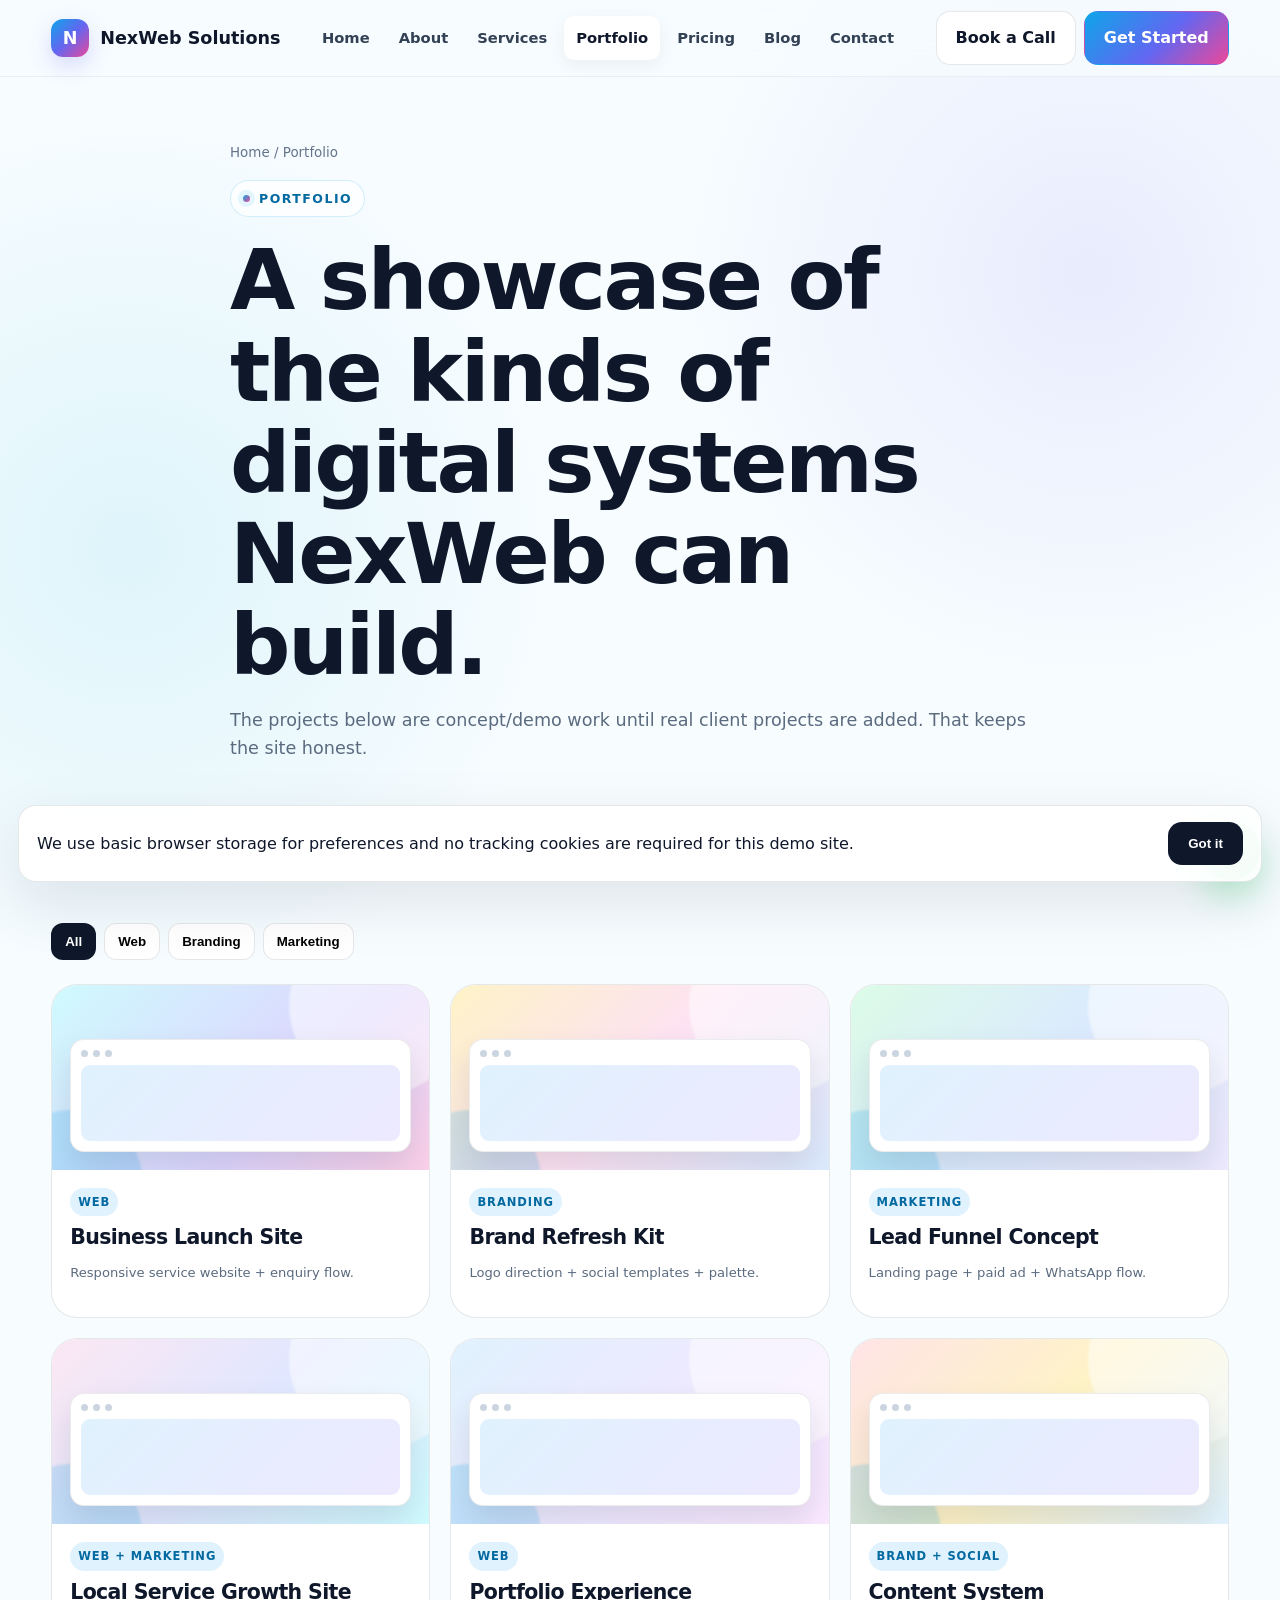
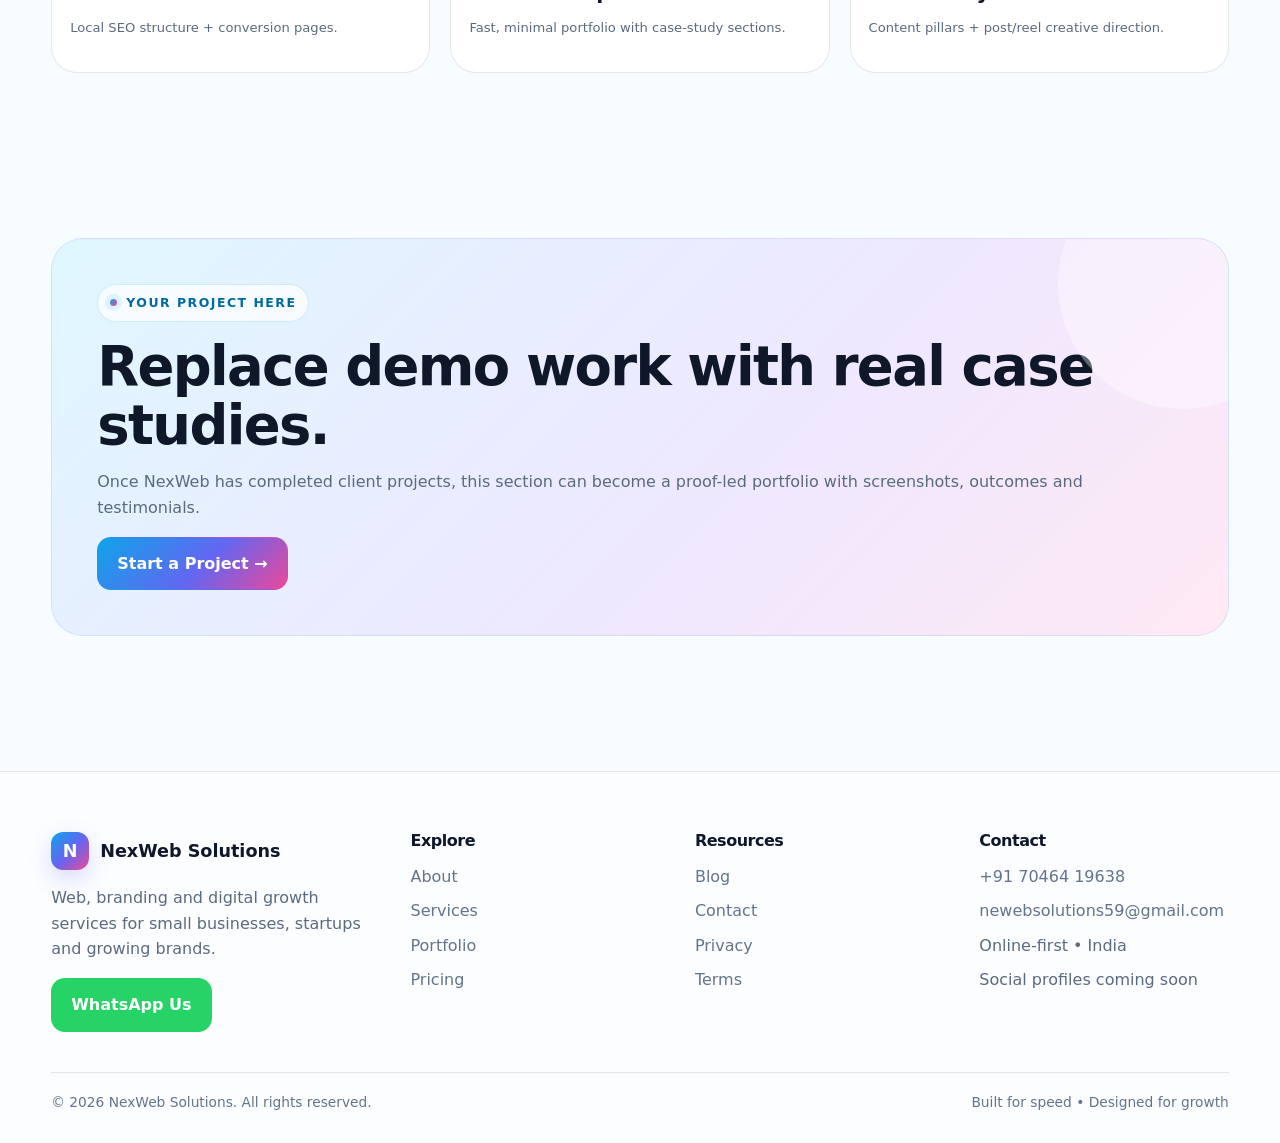
<file: portfolio.html>
<!doctype html>
<html lang="en"><head>
<meta charset="utf-8"><meta name="viewport" content="width=device-width,initial-scale=1">
<title>Portfolio | NexWeb Solutions</title>
<meta name="description" content="NexWeb Solutions provides websites, SEO, social media, branding, paid advertising, lead generation and automation for growing businesses.">
<meta name="theme-color" content="#edfaff">
<link rel="icon" href="logo.svg" type="image/svg+xml">
<link rel="stylesheet" href="styles.css">
</head><body>
<nav class="nav">
  <div class="container nav-row">
    <a class="brand" href="index.html"><span class="brand-mark">N</span><span>NexWeb Solutions</span></a>
    <button class="menu-btn" aria-label="Menu">☰</button>
    <div class="nav-links">
      <a href="index.html" class="">Home</a><a href="about.html" class="">About</a><a href="services.html" class="">Services</a><a href="portfolio.html" class="active">Portfolio</a><a href="pricing.html" class="">Pricing</a><a href="blog.html" class="">Blog</a><a href="contact.html" class="">Contact</a>
    </div>
    <div class="nav-cta"><a class="btn btn-light" data-modal="booking">Book a Call</a><a class="btn btn-primary" data-wa="Hi NexWeb Solutions, I want to get a project quote.">Get Started</a></div>
  </div>
</nav>
<section class="page-hero"><div class="container inner reveal"><div class="breadcrumb">Home / Portfolio</div><span class="kicker">Portfolio</span><h1 style="margin-top:18px">A showcase of the kinds of digital systems NexWeb can build.</h1><p class="muted" style="font-size:1.1rem">The projects below are concept/demo work until real client projects are added. That keeps the site honest.</p></div></section>
<section class="section"><div class="container"><div class="filters">
<button class="filter-btn active" data-filter="all">All</button><button class="filter-btn" data-filter="web">Web</button><button class="filter-btn" data-filter="brand">Branding</button><button class="filter-btn" data-filter="marketing">Marketing</button>
</div>
<div class="portfolio-grid">
<div class="project reveal" data-cat="web"><div class="project-art"><div class="browser"><div class="dots"><span class="dot"></span><span class="dot"></span><span class="dot"></span></div><div class="screen"></div></div></div><div class="project-body"><span class="tag">Web</span><h3 style="margin-top:10px">Business Launch Site</h3><p class="muted tiny">Responsive service website + enquiry flow.</p></div></div>
<div class="project reveal delay-1" data-cat="brand"><div class="project-art" style="background:linear-gradient(135deg,#fef3c7,#fde2f3,#dbeafe)"><div class="browser"><div class="dots"><span class="dot"></span><span class="dot"></span><span class="dot"></span></div><div class="screen"></div></div></div><div class="project-body"><span class="tag">Branding</span><h3 style="margin-top:10px">Brand Refresh Kit</h3><p class="muted tiny">Logo direction + social templates + palette.</p></div></div>
<div class="project reveal delay-2" data-cat="marketing"><div class="project-art" style="background:linear-gradient(135deg,#dcfce7,#dbeafe,#ede9fe)"><div class="browser"><div class="dots"><span class="dot"></span><span class="dot"></span><span class="dot"></span></div><div class="screen"></div></div></div><div class="project-body"><span class="tag">Marketing</span><h3 style="margin-top:10px">Lead Funnel Concept</h3><p class="muted tiny">Landing page + paid ad + WhatsApp flow.</p></div></div>
<div class="project reveal" data-cat="web marketing"><div class="project-art" style="background:linear-gradient(135deg,#fce7f3,#e0e7ff,#cffafe)"><div class="browser"><div class="dots"><span class="dot"></span><span class="dot"></span><span class="dot"></span></div><div class="screen"></div></div></div><div class="project-body"><span class="tag">Web + Marketing</span><h3 style="margin-top:10px">Local Service Growth Site</h3><p class="muted tiny">Local SEO structure + conversion pages.</p></div></div>
<div class="project reveal delay-1" data-cat="web"><div class="project-art" style="background:linear-gradient(135deg,#e0f2fe,#ede9fe,#fae8ff)"><div class="browser"><div class="dots"><span class="dot"></span><span class="dot"></span><span class="dot"></span></div><div class="screen"></div></div></div><div class="project-body"><span class="tag">Web</span><h3 style="margin-top:10px">Portfolio Experience</h3><p class="muted tiny">Fast, minimal portfolio with case-study sections.</p></div></div>
<div class="project reveal delay-2" data-cat="brand marketing"><div class="project-art" style="background:linear-gradient(135deg,#ffe4e6,#fef3c7,#e0f2fe)"><div class="browser"><div class="dots"><span class="dot"></span><span class="dot"></span><span class="dot"></span></div><div class="screen"></div></div></div><div class="project-body"><span class="tag">Brand + Social</span><h3 style="margin-top:10px">Content System</h3><p class="muted tiny">Content pillars + post/reel creative direction.</p></div></div>
</div></div></section>
<section class="section-sm"><div class="container"><div class="cta"><span class="kicker">Your project here</span><h2 style="margin-top:16px">Replace demo work with real case studies.</h2><p class="muted">Once NexWeb has completed client projects, this section can become a proof-led portfolio with screenshots, outcomes and testimonials.</p><a class="btn btn-primary" href="contact.html">Start a Project →</a></div></div></section>

<footer class="footer">
  <div class="container">
    <div class="footer-grid">
      <div><a class="brand" href="index.html"><span class="brand-mark">N</span><span>NexWeb Solutions</span></a>
        <p class="muted" style="margin-top:15px;max-width:330px">Web, branding and digital growth services for small businesses, startups and growing brands.</p>
        <a class="btn btn-green" data-wa="Hi NexWeb Solutions, I want to discuss a project.">WhatsApp Us</a>
      </div>
      <div><h4>Explore</h4><div class="footer-links"><a href="about.html">About</a><a href="services.html">Services</a><a href="portfolio.html">Portfolio</a><a href="pricing.html">Pricing</a></div></div>
      <div><h4>Resources</h4><div class="footer-links"><a href="blog.html">Blog</a><a href="contact.html">Contact</a><a href="privacy.html">Privacy</a><a href="terms.html">Terms</a></div></div>
      <div><h4>Contact</h4><div class="footer-links"><a href="tel:+917046419638">+91 70464 19638</a><a href="mailto:newebsolutions59@gmail.com">newebsolutions59@gmail.com</a><span class="muted">Online-first • India</span><span class="muted">Social profiles coming soon</span></div></div>
    </div>
    <div class="footer-bottom"><span>© <span class="year"></span> NexWeb Solutions. All rights reserved.</span><span>Built for speed • Designed for growth</span></div>
  </div>
</footer>
<a class="whatsapp pulse" data-wa="Hi NexWeb Solutions, I want to discuss a digital project." aria-label="WhatsApp">◉</a>
<div class="cookie"><span>We use basic browser storage for preferences and no tracking cookies are required for this demo site.</span><button class="btn btn-dark" data-cookie-ok>Got it</button></div>
<div class="modal-wrap" id="bookingModal"><div class="modal"><button class="modal-close" aria-label="Close">×</button><h3>Book a free discovery call</h3><p class="muted">Tell us what you are building. We’ll move the conversation to WhatsApp.</p><form id="bookingForm" class="form-grid">
<div class="field"><label>Name</label><input required name="name" placeholder="Your name"></div>
<div class="field"><label>Phone</label><input required name="phone" placeholder="+91"></div>
<div class="field"><label>Email</label><input required type="email" name="email" placeholder="you@example.com"></div>
<div class="field"><label>Preferred date</label><input required type="date" name="date"></div>
<div class="field full"><label>Service</label><select name="service"><option>Website Development</option><option>SEO</option><option>Social Media</option><option>Branding & Design</option><option>Paid Ads & Lead Generation</option><option>Automation</option></select></div>
<div class="field full"><label>Message</label><textarea name="message" placeholder="What do you need?"></textarea></div>
<div class="field full"><button class="btn btn-primary" type="submit">Send Booking Request</button></div>
</form></div></div>

<script src="app.js"></script></body></html>
</file>
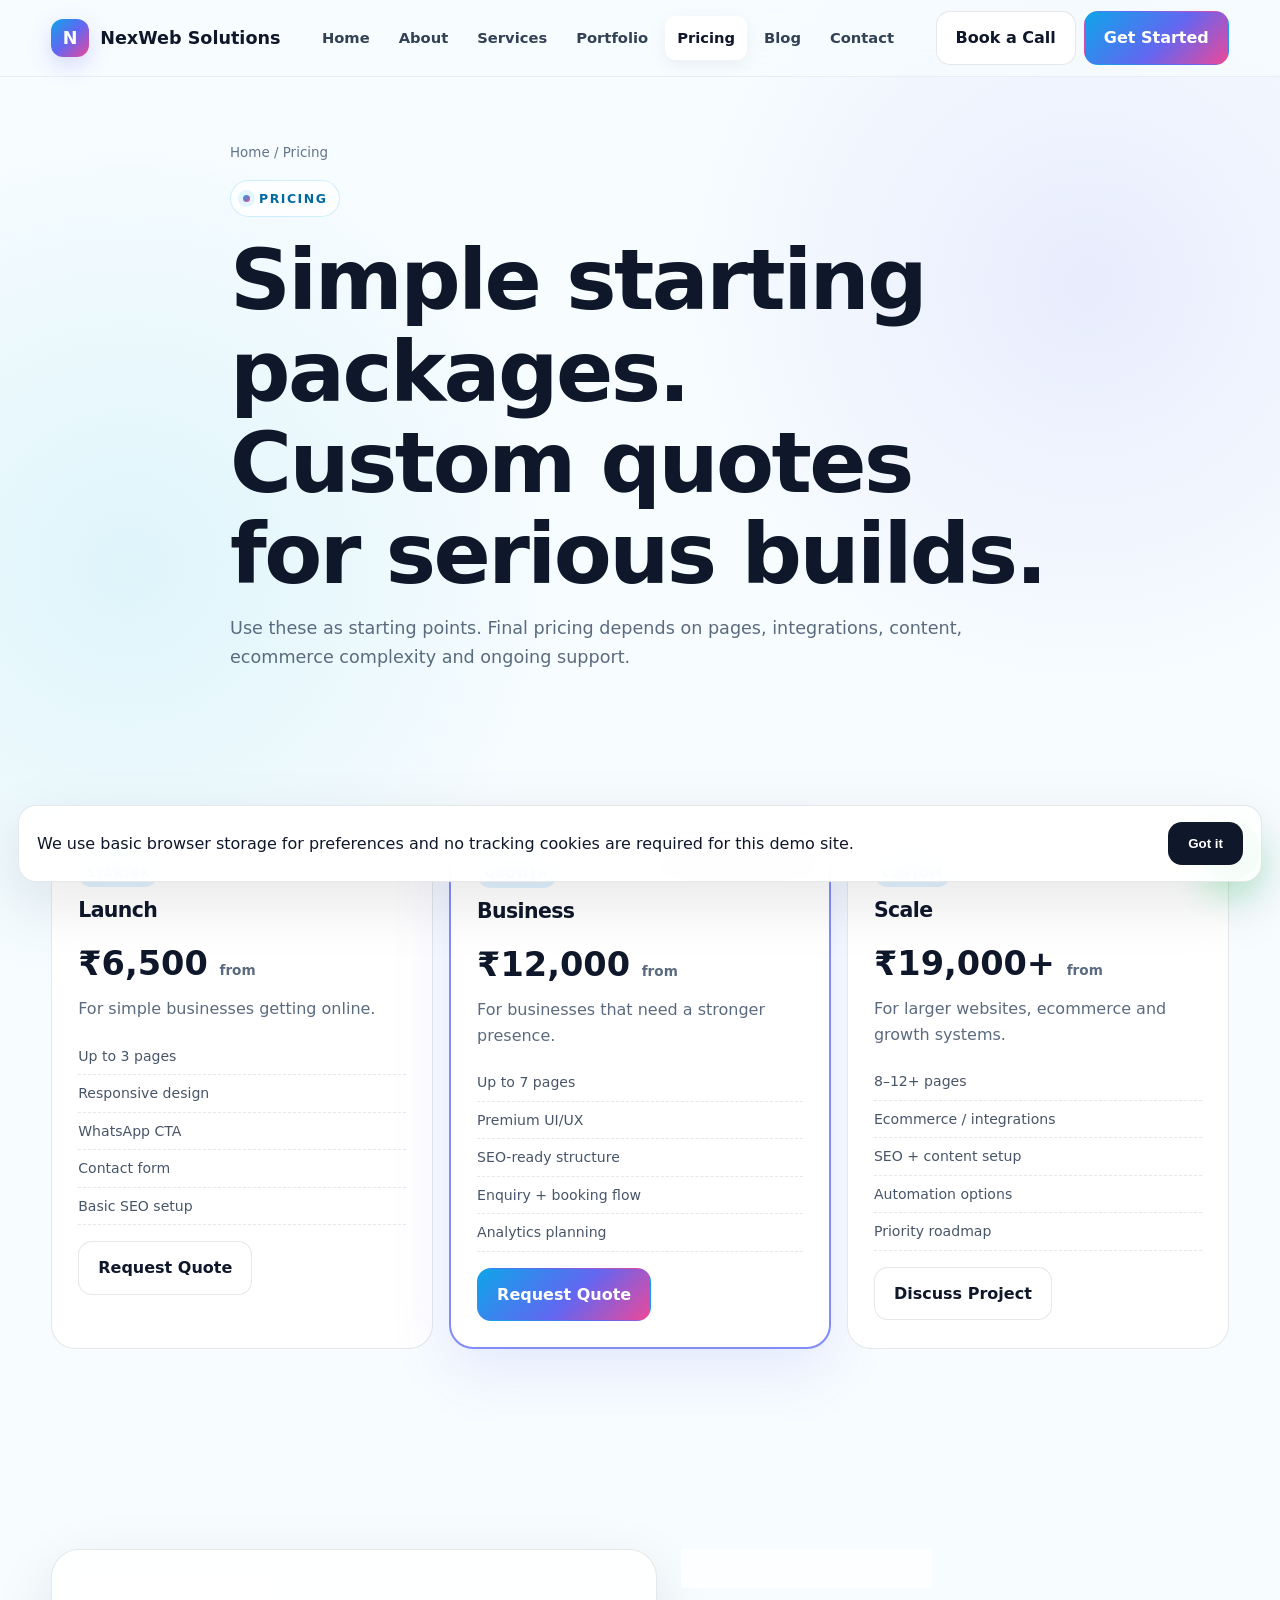
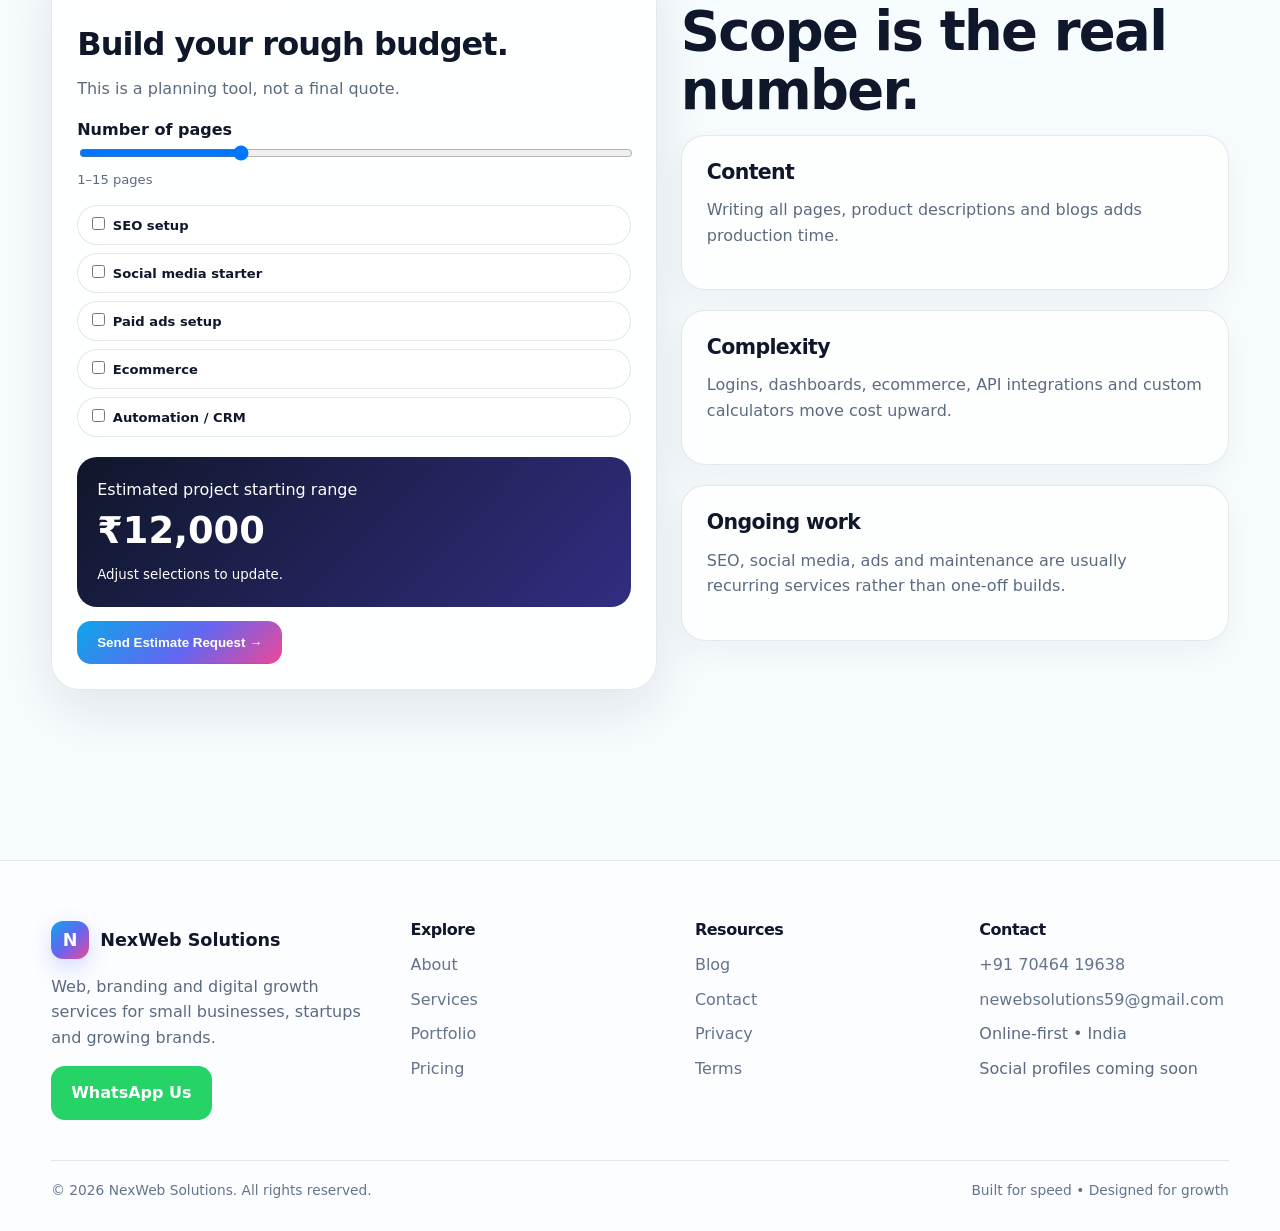
<file: pricing.html>
<!doctype html>
<html lang="en"><head>
<meta charset="utf-8"><meta name="viewport" content="width=device-width,initial-scale=1">
<title>Pricing | NexWeb Solutions</title>
<meta name="description" content="NexWeb Solutions provides websites, SEO, social media, branding, paid advertising, lead generation and automation for growing businesses.">
<meta name="theme-color" content="#edfaff">
<link rel="icon" href="logo.svg" type="image/svg+xml">
<link rel="stylesheet" href="styles.css">
</head><body>
<nav class="nav">
  <div class="container nav-row">
    <a class="brand" href="index.html"><span class="brand-mark">N</span><span>NexWeb Solutions</span></a>
    <button class="menu-btn" aria-label="Menu">☰</button>
    <div class="nav-links">
      <a href="index.html" class="">Home</a><a href="about.html" class="">About</a><a href="services.html" class="">Services</a><a href="portfolio.html" class="">Portfolio</a><a href="pricing.html" class="active">Pricing</a><a href="blog.html" class="">Blog</a><a href="contact.html" class="">Contact</a>
    </div>
    <div class="nav-cta"><a class="btn btn-light" data-modal="booking">Book a Call</a><a class="btn btn-primary" data-wa="Hi NexWeb Solutions, I want to get a project quote.">Get Started</a></div>
  </div>
</nav>
<section class="page-hero"><div class="container inner reveal"><div class="breadcrumb">Home / Pricing</div><span class="kicker">Pricing</span><h1 style="margin-top:18px">Simple starting packages. Custom quotes for serious builds.</h1><p class="muted" style="font-size:1.1rem">Use these as starting points. Final pricing depends on pages, integrations, content, ecommerce complexity and ongoing support.</p></div></section>
<section class="section"><div class="container"><div class="price-cards">
<div class="price-card reveal"><span class="tag">Starter</span><h3 style="margin-top:12px">Launch</h3><div class="price">₹6,500 <small>from</small></div><p class="muted">For simple businesses getting online.</p><ul><li>Up to 3 pages</li><li>Responsive design</li><li>WhatsApp CTA</li><li>Contact form</li><li>Basic SEO setup</li></ul><a class="btn btn-light" data-modal="booking">Request Quote</a></div>
<div class="price-card featured reveal delay-1"><span class="ribbon">Popular starting point</span><span class="tag">Growth</span><h3 style="margin-top:12px">Business</h3><div class="price">₹12,000 <small>from</small></div><p class="muted">For businesses that need a stronger presence.</p><ul><li>Up to 7 pages</li><li>Premium UI/UX</li><li>SEO-ready structure</li><li>Enquiry + booking flow</li><li>Analytics planning</li></ul><a class="btn btn-primary" data-modal="booking">Request Quote</a></div>
<div class="price-card reveal delay-2"><span class="tag">Custom</span><h3 style="margin-top:12px">Scale</h3><div class="price">₹19,000+ <small>from</small></div><p class="muted">For larger websites, ecommerce and growth systems.</p><ul><li>8–12+ pages</li><li>Ecommerce / integrations</li><li>SEO + content setup</li><li>Automation options</li><li>Priority roadmap</li></ul><a class="btn btn-light" data-modal="booking">Discuss Project</a></div>
</div></div></section>
<section class="section"><div class="container price-grid"><div class="calculator reveal"><span class="kicker">Instant estimate</span><h2 style="font-size:2rem;margin-top:14px">Build your rough budget.</h2><p class="muted">This is a planning tool, not a final quote.</p><form id="calcForm">
<div class="range-row"><label><strong>Number of pages</strong></label><input name="pages" type="range" min="1" max="15" value="5"><div class="tiny muted">1–15 pages</div></div>
<label class="pill" style="display:block;margin:8px 0"><input type="checkbox" name="seo"> SEO setup</label>
<label class="pill" style="display:block;margin:8px 0"><input type="checkbox" name="social"> Social media starter</label>
<label class="pill" style="display:block;margin:8px 0"><input type="checkbox" name="ads"> Paid ads setup</label>
<label class="pill" style="display:block;margin:8px 0"><input type="checkbox" name="ecommerce"> Ecommerce</label>
<label class="pill" style="display:block;margin:8px 0"><input type="checkbox" name="automation"> Automation / CRM</label>
<div class="estimate"><span>Estimated project starting range</span><strong id="estimateTotal">₹12,000</strong><small>Adjust selections to update.</small></div>
<button type="button" id="sendEstimate" class="btn btn-primary" style="margin-top:14px">Send Estimate Request →</button>
</form></div>
<div class="reveal delay-1"><span class="kicker">What affects pricing?</span><h2 style="margin-top:16px">Scope is the real number.</h2><div class="grid-3" style="grid-template-columns:1fr">
<div class="card"><h3>Content</h3><p class="muted">Writing all pages, product descriptions and blogs adds production time.</p></div>
<div class="card"><h3>Complexity</h3><p class="muted">Logins, dashboards, ecommerce, API integrations and custom calculators move cost upward.</p></div>
<div class="card"><h3>Ongoing work</h3><p class="muted">SEO, social media, ads and maintenance are usually recurring services rather than one-off builds.</p></div>
</div></div></div></section>

<footer class="footer">
  <div class="container">
    <div class="footer-grid">
      <div><a class="brand" href="index.html"><span class="brand-mark">N</span><span>NexWeb Solutions</span></a>
        <p class="muted" style="margin-top:15px;max-width:330px">Web, branding and digital growth services for small businesses, startups and growing brands.</p>
        <a class="btn btn-green" data-wa="Hi NexWeb Solutions, I want to discuss a project.">WhatsApp Us</a>
      </div>
      <div><h4>Explore</h4><div class="footer-links"><a href="about.html">About</a><a href="services.html">Services</a><a href="portfolio.html">Portfolio</a><a href="pricing.html">Pricing</a></div></div>
      <div><h4>Resources</h4><div class="footer-links"><a href="blog.html">Blog</a><a href="contact.html">Contact</a><a href="privacy.html">Privacy</a><a href="terms.html">Terms</a></div></div>
      <div><h4>Contact</h4><div class="footer-links"><a href="tel:+917046419638">+91 70464 19638</a><a href="mailto:newebsolutions59@gmail.com">newebsolutions59@gmail.com</a><span class="muted">Online-first • India</span><span class="muted">Social profiles coming soon</span></div></div>
    </div>
    <div class="footer-bottom"><span>© <span class="year"></span> NexWeb Solutions. All rights reserved.</span><span>Built for speed • Designed for growth</span></div>
  </div>
</footer>
<a class="whatsapp pulse" data-wa="Hi NexWeb Solutions, I want to discuss a digital project." aria-label="WhatsApp">◉</a>
<div class="cookie"><span>We use basic browser storage for preferences and no tracking cookies are required for this demo site.</span><button class="btn btn-dark" data-cookie-ok>Got it</button></div>
<div class="modal-wrap" id="bookingModal"><div class="modal"><button class="modal-close" aria-label="Close">×</button><h3>Book a free discovery call</h3><p class="muted">Tell us what you are building. We’ll move the conversation to WhatsApp.</p><form id="bookingForm" class="form-grid">
<div class="field"><label>Name</label><input required name="name" placeholder="Your name"></div>
<div class="field"><label>Phone</label><input required name="phone" placeholder="+91"></div>
<div class="field"><label>Email</label><input required type="email" name="email" placeholder="you@example.com"></div>
<div class="field"><label>Preferred date</label><input required type="date" name="date"></div>
<div class="field full"><label>Service</label><select name="service"><option>Website Development</option><option>SEO</option><option>Social Media</option><option>Branding & Design</option><option>Paid Ads & Lead Generation</option><option>Automation</option></select></div>
<div class="field full"><label>Message</label><textarea name="message" placeholder="What do you need?"></textarea></div>
<div class="field full"><button class="btn btn-primary" type="submit">Send Booking Request</button></div>
</form></div></div>

<script src="app.js"></script></body></html>
</file>
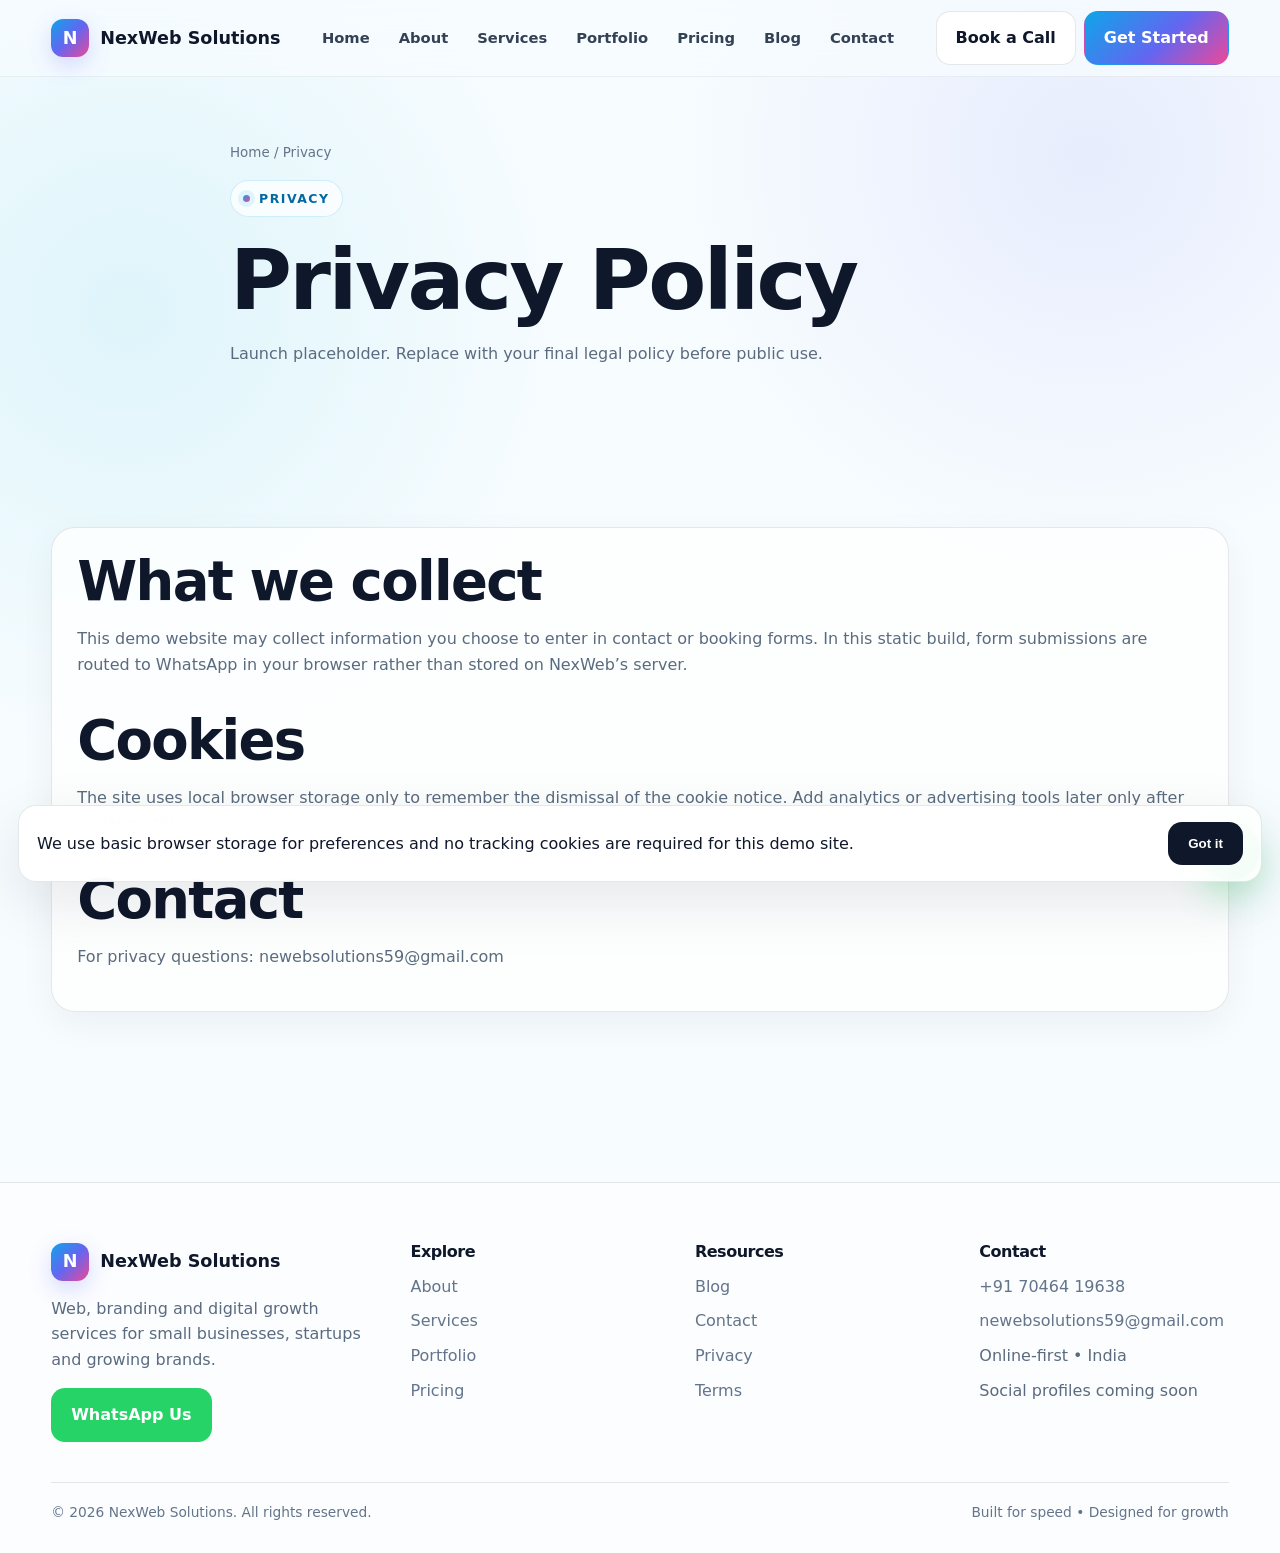
<file: privacy.html>
<!doctype html>
<html lang="en"><head>
<meta charset="utf-8"><meta name="viewport" content="width=device-width,initial-scale=1">
<title>Privacy Policy | NexWeb Solutions</title>
<meta name="description" content="NexWeb Solutions provides websites, SEO, social media, branding, paid advertising, lead generation and automation for growing businesses.">
<meta name="theme-color" content="#edfaff">
<link rel="icon" href="logo.svg" type="image/svg+xml">
<link rel="stylesheet" href="styles.css">
</head><body>
<nav class="nav">
  <div class="container nav-row">
    <a class="brand" href="index.html"><span class="brand-mark">N</span><span>NexWeb Solutions</span></a>
    <button class="menu-btn" aria-label="Menu">☰</button>
    <div class="nav-links">
      <a href="index.html" class="">Home</a><a href="about.html" class="">About</a><a href="services.html" class="">Services</a><a href="portfolio.html" class="">Portfolio</a><a href="pricing.html" class="">Pricing</a><a href="blog.html" class="">Blog</a><a href="contact.html" class="">Contact</a>
    </div>
    <div class="nav-cta"><a class="btn btn-light" data-modal="booking">Book a Call</a><a class="btn btn-primary" data-wa="Hi NexWeb Solutions, I want to get a project quote.">Get Started</a></div>
  </div>
</nav>
<section class="page-hero"><div class="container inner reveal"><div class="breadcrumb">Home / Privacy</div><span class="kicker">Privacy</span><h1 style="margin-top:18px">Privacy Policy</h1><p class="muted">Launch placeholder. Replace with your final legal policy before public use.</p></div></section>
<section class="section"><div class="container card"><h2>What we collect</h2><p class="muted">This demo website may collect information you choose to enter in contact or booking forms. In this static build, form submissions are routed to WhatsApp in your browser rather than stored on NexWeb’s server.</p><h2 style="margin-top:35px">Cookies</h2><p class="muted">The site uses local browser storage only to remember the dismissal of the cookie notice. Add analytics or advertising tools later only after updating this policy.</p><h2 style="margin-top:35px">Contact</h2><p class="muted">For privacy questions: newebsolutions59@gmail.com</p></div></section>

<footer class="footer">
  <div class="container">
    <div class="footer-grid">
      <div><a class="brand" href="index.html"><span class="brand-mark">N</span><span>NexWeb Solutions</span></a>
        <p class="muted" style="margin-top:15px;max-width:330px">Web, branding and digital growth services for small businesses, startups and growing brands.</p>
        <a class="btn btn-green" data-wa="Hi NexWeb Solutions, I want to discuss a project.">WhatsApp Us</a>
      </div>
      <div><h4>Explore</h4><div class="footer-links"><a href="about.html">About</a><a href="services.html">Services</a><a href="portfolio.html">Portfolio</a><a href="pricing.html">Pricing</a></div></div>
      <div><h4>Resources</h4><div class="footer-links"><a href="blog.html">Blog</a><a href="contact.html">Contact</a><a href="privacy.html">Privacy</a><a href="terms.html">Terms</a></div></div>
      <div><h4>Contact</h4><div class="footer-links"><a href="tel:+917046419638">+91 70464 19638</a><a href="mailto:newebsolutions59@gmail.com">newebsolutions59@gmail.com</a><span class="muted">Online-first • India</span><span class="muted">Social profiles coming soon</span></div></div>
    </div>
    <div class="footer-bottom"><span>© <span class="year"></span> NexWeb Solutions. All rights reserved.</span><span>Built for speed • Designed for growth</span></div>
  </div>
</footer>
<a class="whatsapp pulse" data-wa="Hi NexWeb Solutions, I want to discuss a digital project." aria-label="WhatsApp">◉</a>
<div class="cookie"><span>We use basic browser storage for preferences and no tracking cookies are required for this demo site.</span><button class="btn btn-dark" data-cookie-ok>Got it</button></div>
<div class="modal-wrap" id="bookingModal"><div class="modal"><button class="modal-close" aria-label="Close">×</button><h3>Book a free discovery call</h3><p class="muted">Tell us what you are building. We’ll move the conversation to WhatsApp.</p><form id="bookingForm" class="form-grid">
<div class="field"><label>Name</label><input required name="name" placeholder="Your name"></div>
<div class="field"><label>Phone</label><input required name="phone" placeholder="+91"></div>
<div class="field"><label>Email</label><input required type="email" name="email" placeholder="you@example.com"></div>
<div class="field"><label>Preferred date</label><input required type="date" name="date"></div>
<div class="field full"><label>Service</label><select name="service"><option>Website Development</option><option>SEO</option><option>Social Media</option><option>Branding & Design</option><option>Paid Ads & Lead Generation</option><option>Automation</option></select></div>
<div class="field full"><label>Message</label><textarea name="message" placeholder="What do you need?"></textarea></div>
<div class="field full"><button class="btn btn-primary" type="submit">Send Booking Request</button></div>
</form></div></div>

<script src="app.js"></script></body></html>
</file>
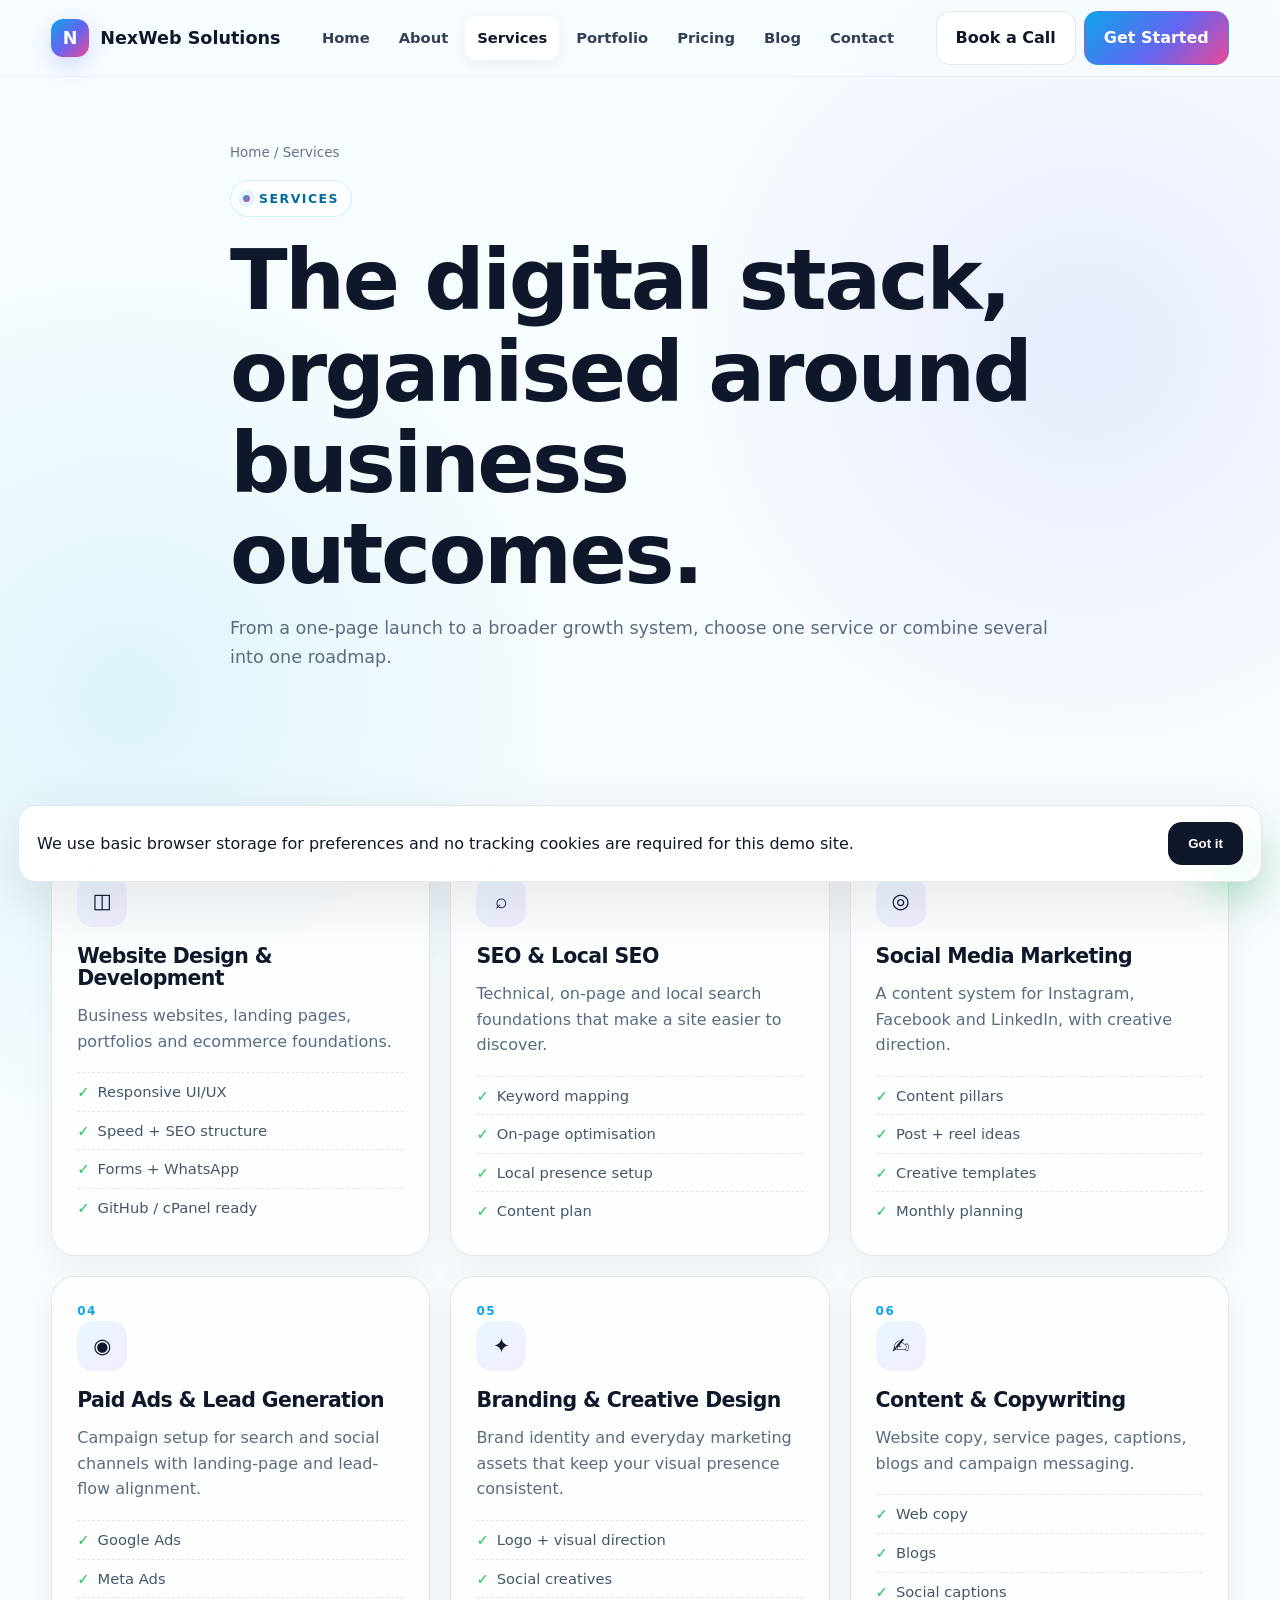
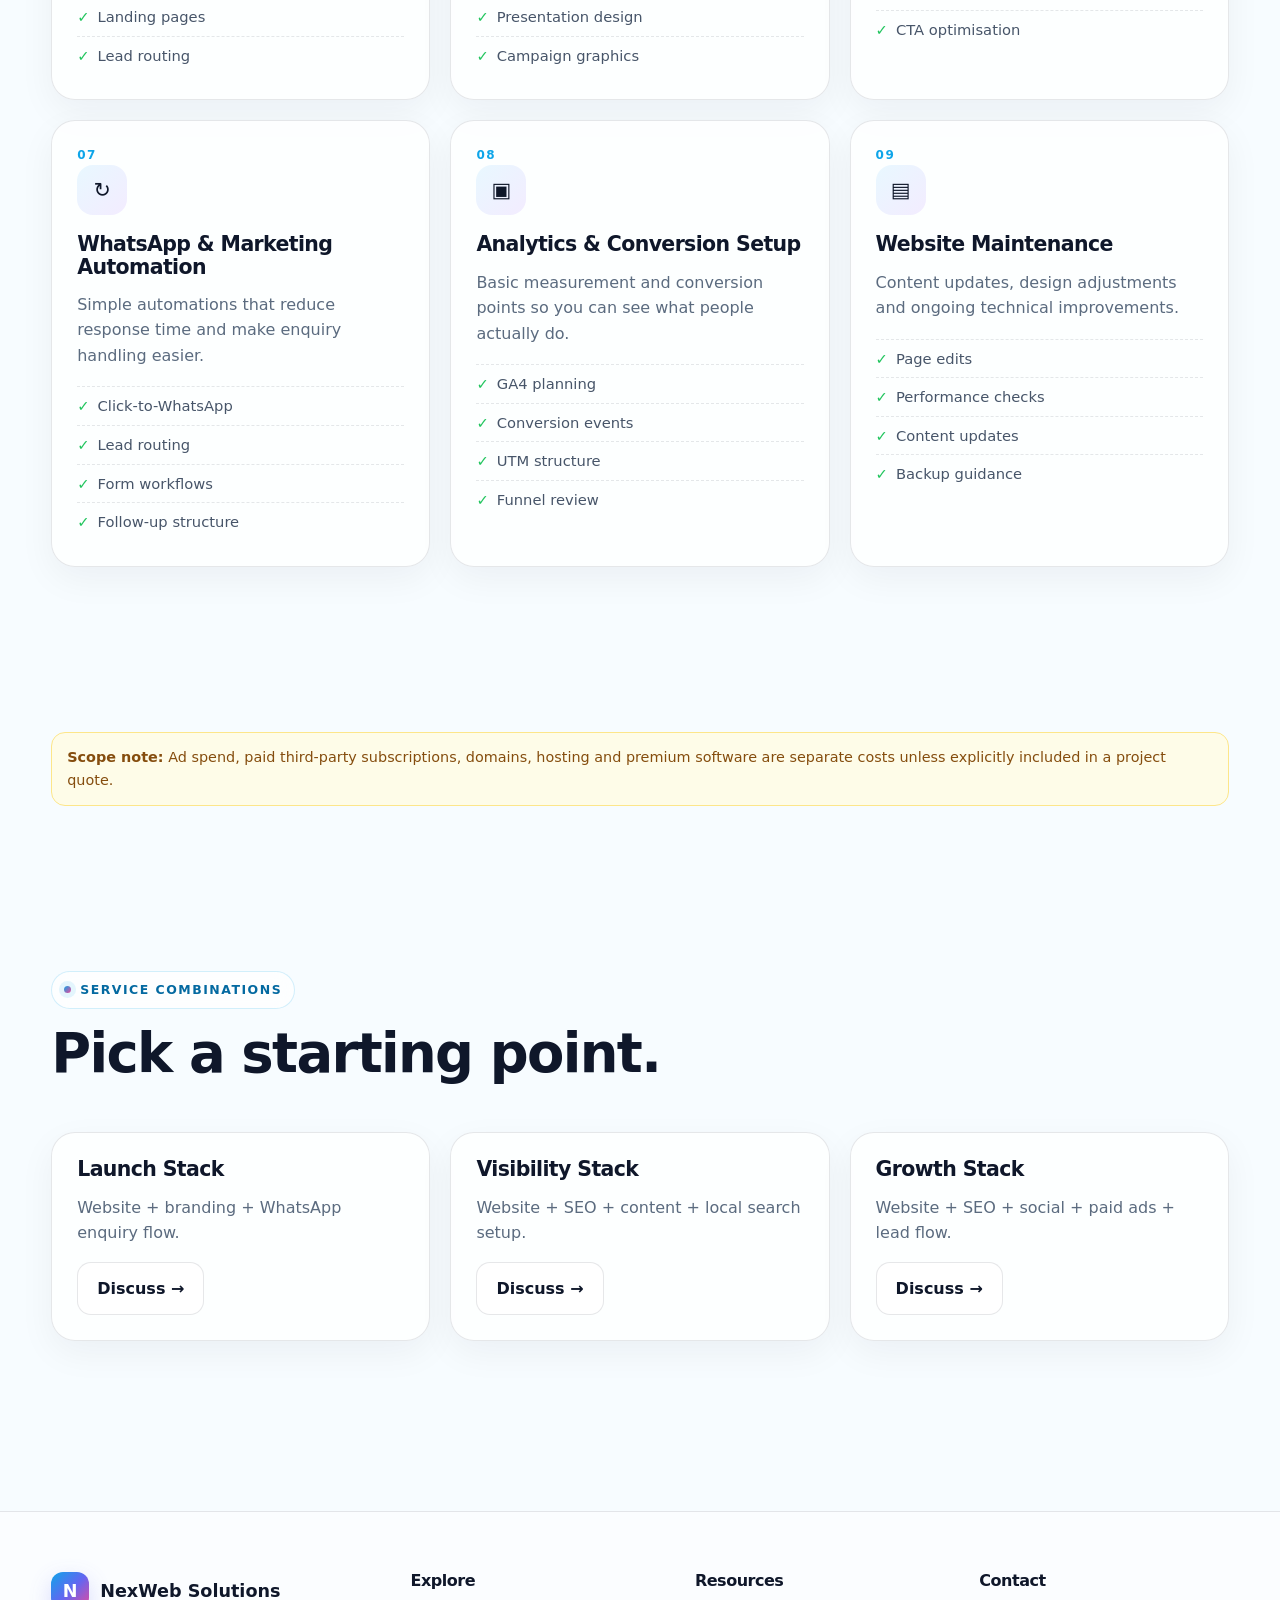
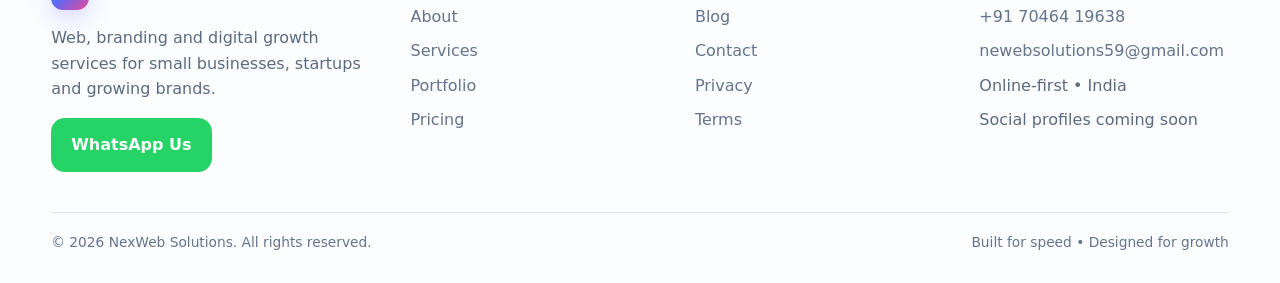
<file: services.html>
<!doctype html>
<html lang="en"><head>
<meta charset="utf-8"><meta name="viewport" content="width=device-width,initial-scale=1">
<title>Services | NexWeb Solutions</title>
<meta name="description" content="NexWeb Solutions provides websites, SEO, social media, branding, paid advertising, lead generation and automation for growing businesses.">
<meta name="theme-color" content="#edfaff">
<link rel="icon" href="logo.svg" type="image/svg+xml">
<link rel="stylesheet" href="styles.css">
</head><body>
<nav class="nav">
  <div class="container nav-row">
    <a class="brand" href="index.html"><span class="brand-mark">N</span><span>NexWeb Solutions</span></a>
    <button class="menu-btn" aria-label="Menu">☰</button>
    <div class="nav-links">
      <a href="index.html" class="">Home</a><a href="about.html" class="">About</a><a href="services.html" class="active">Services</a><a href="portfolio.html" class="">Portfolio</a><a href="pricing.html" class="">Pricing</a><a href="blog.html" class="">Blog</a><a href="contact.html" class="">Contact</a>
    </div>
    <div class="nav-cta"><a class="btn btn-light" data-modal="booking">Book a Call</a><a class="btn btn-primary" data-wa="Hi NexWeb Solutions, I want to get a project quote.">Get Started</a></div>
  </div>
</nav>
<section class="page-hero"><div class="container inner reveal"><div class="breadcrumb">Home / Services</div><span class="kicker">Services</span><h1 style="margin-top:18px">The digital stack, organised around business outcomes.</h1><p class="muted" style="font-size:1.1rem">From a one-page launch to a broader growth system, choose one service or combine several into one roadmap.</p></div></section>
<section class="section"><div class="container"><div class="grid-3">
<div class="card service-card reveal"><div class="num">01</div><div class="icon-box">◫</div><h3>Website Design & Development</h3><p class="muted">Business websites, landing pages, portfolios and ecommerce foundations.</p><ul><li>Responsive UI/UX</li><li>Speed + SEO structure</li><li>Forms + WhatsApp</li><li>GitHub / cPanel ready</li></ul></div>
<div class="card service-card reveal delay-1"><div class="num">02</div><div class="icon-box">⌕</div><h3>SEO & Local SEO</h3><p class="muted">Technical, on-page and local search foundations that make a site easier to discover.</p><ul><li>Keyword mapping</li><li>On-page optimisation</li><li>Local presence setup</li><li>Content plan</li></ul></div>
<div class="card service-card reveal delay-2"><div class="num">03</div><div class="icon-box">◎</div><h3>Social Media Marketing</h3><p class="muted">A content system for Instagram, Facebook and LinkedIn, with creative direction.</p><ul><li>Content pillars</li><li>Post + reel ideas</li><li>Creative templates</li><li>Monthly planning</li></ul></div>
<div class="card service-card reveal"><div class="num">04</div><div class="icon-box">◉</div><h3>Paid Ads & Lead Generation</h3><p class="muted">Campaign setup for search and social channels with landing-page and lead-flow alignment.</p><ul><li>Google Ads</li><li>Meta Ads</li><li>Landing pages</li><li>Lead routing</li></ul></div>
<div class="card service-card reveal delay-1"><div class="num">05</div><div class="icon-box">✦</div><h3>Branding & Creative Design</h3><p class="muted">Brand identity and everyday marketing assets that keep your visual presence consistent.</p><ul><li>Logo + visual direction</li><li>Social creatives</li><li>Presentation design</li><li>Campaign graphics</li></ul></div>
<div class="card service-card reveal delay-2"><div class="num">06</div><div class="icon-box">✍</div><h3>Content & Copywriting</h3><p class="muted">Website copy, service pages, captions, blogs and campaign messaging.</p><ul><li>Web copy</li><li>Blogs</li><li>Social captions</li><li>CTA optimisation</li></ul></div>
<div class="card service-card reveal"><div class="num">07</div><div class="icon-box">↻</div><h3>WhatsApp & Marketing Automation</h3><p class="muted">Simple automations that reduce response time and make enquiry handling easier.</p><ul><li>Click-to-WhatsApp</li><li>Lead routing</li><li>Form workflows</li><li>Follow-up structure</li></ul></div>
<div class="card service-card reveal delay-1"><div class="num">08</div><div class="icon-box">▣</div><h3>Analytics & Conversion Setup</h3><p class="muted">Basic measurement and conversion points so you can see what people actually do.</p><ul><li>GA4 planning</li><li>Conversion events</li><li>UTM structure</li><li>Funnel review</li></ul></div>
<div class="card service-card reveal delay-2"><div class="num">09</div><div class="icon-box">▤</div><h3>Website Maintenance</h3><p class="muted">Content updates, design adjustments and ongoing technical improvements.</p><ul><li>Page edits</li><li>Performance checks</li><li>Content updates</li><li>Backup guidance</li></ul></div>
</div></div></section>
<section class="section-sm"><div class="container"><div class="notice"><strong>Scope note:</strong> Ad spend, paid third-party subscriptions, domains, hosting and premium software are separate costs unless explicitly included in a project quote.</div></div></section>
<section class="section"><div class="container"><div class="section-head"><div><span class="kicker">Service combinations</span><h2 style="margin-top:16px">Pick a starting point.</h2></div></div><div class="grid-3">
<div class="card"><h3>Launch Stack</h3><p class="muted">Website + branding + WhatsApp enquiry flow.</p><a class="btn btn-light" data-modal="booking">Discuss →</a></div>
<div class="card"><h3>Visibility Stack</h3><p class="muted">Website + SEO + content + local search setup.</p><a class="btn btn-light" data-modal="booking">Discuss →</a></div>
<div class="card"><h3>Growth Stack</h3><p class="muted">Website + SEO + social + paid ads + lead flow.</p><a class="btn btn-light" data-modal="booking">Discuss →</a></div>
</div></div></section>

<footer class="footer">
  <div class="container">
    <div class="footer-grid">
      <div><a class="brand" href="index.html"><span class="brand-mark">N</span><span>NexWeb Solutions</span></a>
        <p class="muted" style="margin-top:15px;max-width:330px">Web, branding and digital growth services for small businesses, startups and growing brands.</p>
        <a class="btn btn-green" data-wa="Hi NexWeb Solutions, I want to discuss a project.">WhatsApp Us</a>
      </div>
      <div><h4>Explore</h4><div class="footer-links"><a href="about.html">About</a><a href="services.html">Services</a><a href="portfolio.html">Portfolio</a><a href="pricing.html">Pricing</a></div></div>
      <div><h4>Resources</h4><div class="footer-links"><a href="blog.html">Blog</a><a href="contact.html">Contact</a><a href="privacy.html">Privacy</a><a href="terms.html">Terms</a></div></div>
      <div><h4>Contact</h4><div class="footer-links"><a href="tel:+917046419638">+91 70464 19638</a><a href="mailto:newebsolutions59@gmail.com">newebsolutions59@gmail.com</a><span class="muted">Online-first • India</span><span class="muted">Social profiles coming soon</span></div></div>
    </div>
    <div class="footer-bottom"><span>© <span class="year"></span> NexWeb Solutions. All rights reserved.</span><span>Built for speed • Designed for growth</span></div>
  </div>
</footer>
<a class="whatsapp pulse" data-wa="Hi NexWeb Solutions, I want to discuss a digital project." aria-label="WhatsApp">◉</a>
<div class="cookie"><span>We use basic browser storage for preferences and no tracking cookies are required for this demo site.</span><button class="btn btn-dark" data-cookie-ok>Got it</button></div>
<div class="modal-wrap" id="bookingModal"><div class="modal"><button class="modal-close" aria-label="Close">×</button><h3>Book a free discovery call</h3><p class="muted">Tell us what you are building. We’ll move the conversation to WhatsApp.</p><form id="bookingForm" class="form-grid">
<div class="field"><label>Name</label><input required name="name" placeholder="Your name"></div>
<div class="field"><label>Phone</label><input required name="phone" placeholder="+91"></div>
<div class="field"><label>Email</label><input required type="email" name="email" placeholder="you@example.com"></div>
<div class="field"><label>Preferred date</label><input required type="date" name="date"></div>
<div class="field full"><label>Service</label><select name="service"><option>Website Development</option><option>SEO</option><option>Social Media</option><option>Branding & Design</option><option>Paid Ads & Lead Generation</option><option>Automation</option></select></div>
<div class="field full"><label>Message</label><textarea name="message" placeholder="What do you need?"></textarea></div>
<div class="field full"><button class="btn btn-primary" type="submit">Send Booking Request</button></div>
</form></div></div>

<script src="app.js"></script></body></html>
</file>
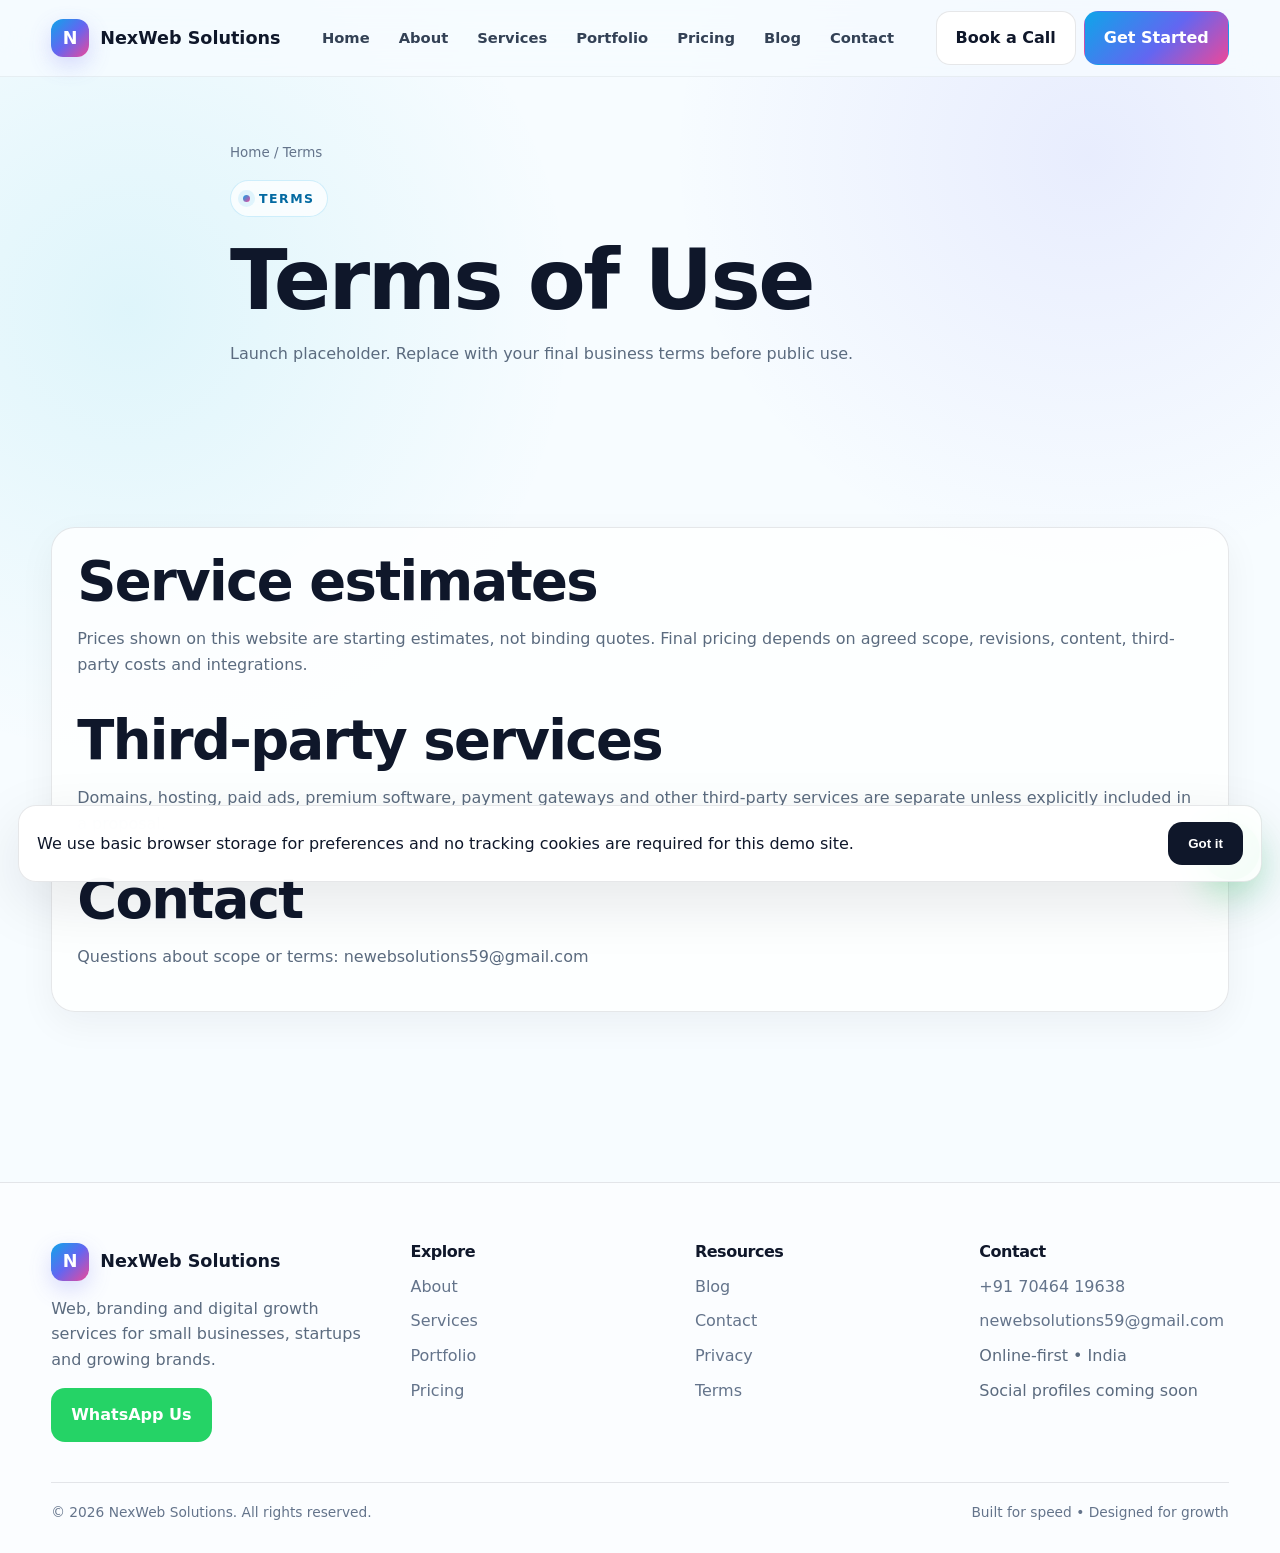
<file: terms.html>
<!doctype html>
<html lang="en"><head>
<meta charset="utf-8"><meta name="viewport" content="width=device-width,initial-scale=1">
<title>Terms of Use | NexWeb Solutions</title>
<meta name="description" content="NexWeb Solutions provides websites, SEO, social media, branding, paid advertising, lead generation and automation for growing businesses.">
<meta name="theme-color" content="#edfaff">
<link rel="icon" href="logo.svg" type="image/svg+xml">
<link rel="stylesheet" href="styles.css">
</head><body>
<nav class="nav">
  <div class="container nav-row">
    <a class="brand" href="index.html"><span class="brand-mark">N</span><span>NexWeb Solutions</span></a>
    <button class="menu-btn" aria-label="Menu">☰</button>
    <div class="nav-links">
      <a href="index.html" class="">Home</a><a href="about.html" class="">About</a><a href="services.html" class="">Services</a><a href="portfolio.html" class="">Portfolio</a><a href="pricing.html" class="">Pricing</a><a href="blog.html" class="">Blog</a><a href="contact.html" class="">Contact</a>
    </div>
    <div class="nav-cta"><a class="btn btn-light" data-modal="booking">Book a Call</a><a class="btn btn-primary" data-wa="Hi NexWeb Solutions, I want to get a project quote.">Get Started</a></div>
  </div>
</nav>
<section class="page-hero"><div class="container inner reveal"><div class="breadcrumb">Home / Terms</div><span class="kicker">Terms</span><h1 style="margin-top:18px">Terms of Use</h1><p class="muted">Launch placeholder. Replace with your final business terms before public use.</p></div></section>
<section class="section"><div class="container card"><h2>Service estimates</h2><p class="muted">Prices shown on this website are starting estimates, not binding quotes. Final pricing depends on agreed scope, revisions, content, third-party costs and integrations.</p><h2 style="margin-top:35px">Third-party services</h2><p class="muted">Domains, hosting, paid ads, premium software, payment gateways and other third-party services are separate unless explicitly included in a proposal.</p><h2 style="margin-top:35px">Contact</h2><p class="muted">Questions about scope or terms: newebsolutions59@gmail.com</p></div></section>

<footer class="footer">
  <div class="container">
    <div class="footer-grid">
      <div><a class="brand" href="index.html"><span class="brand-mark">N</span><span>NexWeb Solutions</span></a>
        <p class="muted" style="margin-top:15px;max-width:330px">Web, branding and digital growth services for small businesses, startups and growing brands.</p>
        <a class="btn btn-green" data-wa="Hi NexWeb Solutions, I want to discuss a project.">WhatsApp Us</a>
      </div>
      <div><h4>Explore</h4><div class="footer-links"><a href="about.html">About</a><a href="services.html">Services</a><a href="portfolio.html">Portfolio</a><a href="pricing.html">Pricing</a></div></div>
      <div><h4>Resources</h4><div class="footer-links"><a href="blog.html">Blog</a><a href="contact.html">Contact</a><a href="privacy.html">Privacy</a><a href="terms.html">Terms</a></div></div>
      <div><h4>Contact</h4><div class="footer-links"><a href="tel:+917046419638">+91 70464 19638</a><a href="mailto:newebsolutions59@gmail.com">newebsolutions59@gmail.com</a><span class="muted">Online-first • India</span><span class="muted">Social profiles coming soon</span></div></div>
    </div>
    <div class="footer-bottom"><span>© <span class="year"></span> NexWeb Solutions. All rights reserved.</span><span>Built for speed • Designed for growth</span></div>
  </div>
</footer>
<a class="whatsapp pulse" data-wa="Hi NexWeb Solutions, I want to discuss a digital project." aria-label="WhatsApp">◉</a>
<div class="cookie"><span>We use basic browser storage for preferences and no tracking cookies are required for this demo site.</span><button class="btn btn-dark" data-cookie-ok>Got it</button></div>
<div class="modal-wrap" id="bookingModal"><div class="modal"><button class="modal-close" aria-label="Close">×</button><h3>Book a free discovery call</h3><p class="muted">Tell us what you are building. We’ll move the conversation to WhatsApp.</p><form id="bookingForm" class="form-grid">
<div class="field"><label>Name</label><input required name="name" placeholder="Your name"></div>
<div class="field"><label>Phone</label><input required name="phone" placeholder="+91"></div>
<div class="field"><label>Email</label><input required type="email" name="email" placeholder="you@example.com"></div>
<div class="field"><label>Preferred date</label><input required type="date" name="date"></div>
<div class="field full"><label>Service</label><select name="service"><option>Website Development</option><option>SEO</option><option>Social Media</option><option>Branding & Design</option><option>Paid Ads & Lead Generation</option><option>Automation</option></select></div>
<div class="field full"><label>Message</label><textarea name="message" placeholder="What do you need?"></textarea></div>
<div class="field full"><button class="btn btn-primary" type="submit">Send Booking Request</button></div>
</form></div></div>

<script src="app.js"></script></body></html>
</file>
<file: styles.css>
:root{
  --sky-0:#f7fcff;--sky-1:#edfaff;--sky-2:#dff5ff;--ink:#0f172a;--muted:#5b6b7f;
  --line:rgba(15,23,42,.10);--white:#fff;--blue:#0ea5e9;--cyan:#06b6d4;--violet:#6366f1;
  --pink:#ec4899;--green:#22c55e;--amber:#f59e0b;--shadow:0 20px 60px rgba(15,23,42,.10);
  --shadow-lg:0 35px 90px rgba(14,165,233,.16);--radius:24px;
}
*{box-sizing:border-box}
html{scroll-behavior:smooth}
body{margin:0;font-family:Inter,ui-sans-serif,system-ui,-apple-system,Segoe UI,Roboto,Arial,sans-serif;color:var(--ink);background:
radial-gradient(circle at 85% 10%,rgba(99,102,241,.10),transparent 26rem),
radial-gradient(circle at 10% 20%,rgba(6,182,212,.10),transparent 28rem),
var(--sky-0);line-height:1.6;overflow-x:hidden}
a{color:inherit;text-decoration:none}.container{width:min(1180px,92%);margin:auto}
img{max-width:100%;display:block}.muted{color:var(--muted)}.center{text-align:center}.tiny{font-size:.82rem}
h1,h2,h3,h4{margin:0 0 14px;line-height:1.08;letter-spacing:-.03em}
h1{font-size:clamp(2.8rem,6.6vw,5.6rem)}h2{font-size:clamp(2rem,4.3vw,3.4rem)}h3{font-size:1.28rem}
p{margin:0 0 16px}.section{padding:100px 0;position:relative}.section-sm{padding:65px 0}
.kicker{display:inline-flex;align-items:center;gap:9px;padding:8px 12px;border:1px solid rgba(14,165,233,.18);
background:rgba(255,255,255,.70);backdrop-filter:blur(10px);border-radius:999px;color:#0369a1;font-weight:800;font-size:.78rem;
text-transform:uppercase;letter-spacing:.12em}
.kicker:before{content:"";width:7px;height:7px;border-radius:50%;background:linear-gradient(135deg,var(--blue),var(--pink));box-shadow:0 0 0 5px rgba(14,165,233,.10)}
.btn{display:inline-flex;align-items:center;justify-content:center;gap:10px;padding:13px 19px;border-radius:14px;font-weight:800;border:1px solid transparent;
transition:.25s ease;cursor:pointer;white-space:nowrap}.btn:hover{transform:translateY(-2px);box-shadow:0 14px 30px rgba(15,23,42,.10)}
.btn-primary{color:#fff;background:linear-gradient(135deg,var(--blue),var(--violet) 55%,var(--pink))}
.btn-light{background:#fff;border-color:var(--line)}.btn-ghost{background:rgba(255,255,255,.62);border-color:rgba(14,165,233,.18)}
.btn-dark{background:#0f172a;color:#fff}.btn-green{background:#25d366;color:#fff}
.nav{position:sticky;top:0;z-index:50;background:rgba(247,252,255,.78);backdrop-filter:blur(18px);border-bottom:1px solid rgba(15,23,42,.06)}
.nav-row{height:76px;display:flex;align-items:center;justify-content:space-between;gap:25px}.brand{display:flex;align-items:center;gap:11px;font-weight:900;font-size:1.1rem}
.brand-mark{width:38px;height:38px;border-radius:12px;background:linear-gradient(135deg,var(--blue),var(--violet),var(--pink));display:grid;place-items:center;color:#fff;font-weight:900;box-shadow:0 8px 22px rgba(99,102,241,.23)}
.nav-links{display:flex;align-items:center;gap:5px}.nav-links a{padding:10px 12px;border-radius:10px;font-weight:700;font-size:.92rem;color:#334155}.nav-links a:hover,.nav-links a.active{background:#fff;color:#0f172a;box-shadow:0 5px 18px rgba(15,23,42,.06)}
.nav-cta{display:flex;gap:8px}.menu-btn{display:none;border:0;background:#fff;border-radius:12px;width:44px;height:44px;font-size:1.25rem}
.hero{padding:86px 0 50px;position:relative}.hero-grid{display:grid;grid-template-columns:1.05fr .95fr;gap:55px;align-items:center}
.hero-copy p{font-size:1.12rem;max-width:650px;color:var(--muted)}.hero-actions{display:flex;flex-wrap:wrap;gap:12px;margin:28px 0 28px}
.micro-proof{display:flex;align-items:center;gap:14px;flex-wrap:wrap;color:#475569;font-weight:700}.avatars{display:flex}.avatar{width:32px;height:32px;border-radius:50%;border:3px solid #fff;background:linear-gradient(135deg,#38bdf8,#a78bfa);margin-left:-8px}
.hero-card{position:relative;min-height:500px;border:1px solid rgba(255,255,255,.85);border-radius:32px;background:
linear-gradient(145deg,rgba(255,255,255,.82),rgba(231,247,255,.72));box-shadow:var(--shadow-lg);overflow:hidden;padding:22px}
.hero-card:before,.hero-card:after{content:"";position:absolute;border-radius:50%;filter:blur(4px);opacity:.75}
.hero-card:before{width:240px;height:240px;background:rgba(14,165,233,.24);right:-70px;top:-50px}.hero-card:after{width:210px;height:210px;background:rgba(236,72,153,.18);left:-75px;bottom:-55px}
.dashboard{position:relative;z-index:2;background:rgba(255,255,255,.88);border:1px solid var(--line);border-radius:24px;padding:18px;box-shadow:var(--shadow);height:100%}
.dash-top{display:flex;justify-content:space-between;align-items:center;margin-bottom:17px}.status{font-size:.78rem;font-weight:800;color:#15803d;background:#dcfce7;padding:6px 10px;border-radius:99px}
.metric-grid{display:grid;grid-template-columns:repeat(2,1fr);gap:12px}.metric{padding:16px;border:1px solid var(--line);border-radius:18px;background:#fff}.metric strong{display:block;font-size:1.6rem}.metric small{color:var(--muted)}
.chart{height:190px;border-radius:19px;background:linear-gradient(180deg,#effaff,#fff);border:1px solid var(--line);margin-top:12px;position:relative;overflow:hidden}
.chart svg{width:100%;height:100%}.float-badge{position:absolute;z-index:4;padding:10px 14px;border-radius:14px;background:#fff;box-shadow:0 12px 30px rgba(15,23,42,.13);font-weight:900;font-size:.83rem}
.badge-a{right:-12px;top:100px}.badge-b{left:-12px;bottom:110px}
.grid-3{display:grid;grid-template-columns:repeat(3,1fr);gap:20px}.grid-4{display:grid;grid-template-columns:repeat(4,1fr);gap:18px}
.card{background:rgba(255,255,255,.78);border:1px solid var(--line);border-radius:var(--radius);box-shadow:0 12px 36px rgba(15,23,42,.05);padding:25px;transition:.28s ease}
.card:hover{transform:translateY(-6px);box-shadow:var(--shadow)}.icon-box{width:50px;height:50px;border-radius:16px;display:grid;place-items:center;background:linear-gradient(135deg,#e8f8ff,#f3ecff);font-size:1.3rem;margin-bottom:18px}
.section-head{display:flex;justify-content:space-between;align-items:end;gap:25px;margin-bottom:35px}.section-head>div:first-child{max-width:730px}
.service-card .num{font-size:.75rem;color:#0ea5e9;font-weight:900;letter-spacing:.12em}.service-card ul{padding:0;margin:18px 0 0;list-style:none}.service-card li{padding:7px 0;border-top:1px dashed var(--line);font-size:.92rem;color:#475569}
.service-card li:before{content:"✓";color:var(--green);font-weight:900;margin-right:8px}
.split{display:grid;grid-template-columns:1fr 1fr;gap:28px;align-items:center}.visual{min-height:360px;border-radius:30px;padding:28px;position:relative;overflow:hidden;background:linear-gradient(135deg,#e3f8ff,#f4efff);border:1px solid rgba(14,165,233,.15)}
.visual .orbit{position:absolute;border:1px solid rgba(14,165,233,.16);border-radius:50%;inset:30px}.visual .orbit:nth-child(2){inset:70px}.visual .orb{position:absolute;width:84px;height:84px;border-radius:28px;background:linear-gradient(135deg,var(--blue),var(--violet));box-shadow:0 20px 50px rgba(99,102,241,.25);display:grid;place-items:center;color:#fff;font-weight:900}
.visual .orb.center{left:50%;top:50%;transform:translate(-50%,-50%);width:120px;height:120px;border-radius:36px;background:linear-gradient(135deg,var(--violet),var(--pink))}
.visual .orb.o1{left:17%;top:17%}.visual .orb.o2{right:12%;top:26%;background:linear-gradient(135deg,var(--cyan),var(--blue))}
.visual .orb.o3{left:17%;bottom:13%;background:linear-gradient(135deg,var(--pink),#fb7185)}.visual .orb.o4{right:12%;bottom:14%;background:linear-gradient(135deg,var(--amber),#f97316)}
.pill-list{display:flex;flex-wrap:wrap;gap:8px;margin-top:20px}.pill{padding:8px 10px;border-radius:999px;background:#fff;border:1px solid var(--line);font-weight:700;font-size:.82rem}
.stats{display:grid;grid-template-columns:repeat(4,1fr);gap:14px}.stat{padding:24px;border-radius:22px;background:rgba(255,255,255,.76);border:1px solid var(--line);text-align:center}.stat strong{font-size:2rem;display:block}
.process{position:relative;display:grid;grid-template-columns:repeat(4,1fr);gap:15px}.process:before{content:"";position:absolute;left:8%;right:8%;top:43px;border-top:1px dashed rgba(14,165,233,.3)}.step{position:relative;z-index:1;text-align:center}.step .circle{width:86px;height:86px;border-radius:50%;margin:0 auto 18px;display:grid;place-items:center;background:#fff;border:8px solid var(--sky-2);font-size:1.2rem;font-weight:900;box-shadow:var(--shadow)}
.quote{position:relative;font-size:1.05rem}.quote:before{content:"“";font-size:5rem;line-height:.4;color:#7dd3fc;position:absolute;top:9px;left:0}.quote p{padding-left:42px}.stars{color:#f59e0b;letter-spacing:2px}
.cta{border-radius:32px;padding:45px;background:linear-gradient(135deg,#dff7ff,#eee8ff 58%,#ffe9f4);border:1px solid rgba(99,102,241,.13);position:relative;overflow:hidden}.cta:after{content:"";position:absolute;width:250px;height:250px;border-radius:50%;background:rgba(255,255,255,.35);right:-80px;top:-80px}
.form-grid{display:grid;grid-template-columns:repeat(2,1fr);gap:14px}.field{display:flex;flex-direction:column;gap:7px}.field.full{grid-column:1/-1}.field label{font-weight:800;font-size:.88rem}.field input,.field select,.field textarea{width:100%;padding:13px 14px;border:1px solid rgba(15,23,42,.13);border-radius:14px;outline:none;background:#fff;font:inherit;color:var(--ink)}.field input:focus,.field select:focus,.field textarea:focus{border-color:#38bdf8;box-shadow:0 0 0 4px rgba(56,189,248,.12)}.field textarea{min-height:150px;resize:vertical}
.price-grid{display:grid;grid-template-columns:1.05fr .95fr;gap:24px}.price-cards{display:grid;grid-template-columns:repeat(3,1fr);gap:16px}.price-card{padding:26px;border-radius:24px;background:#fff;border:1px solid var(--line);position:relative}.price-card.featured{border:2px solid #818cf8;box-shadow:0 20px 60px rgba(99,102,241,.13);transform:translateY(-7px)}.ribbon{position:absolute;top:14px;right:14px;font-size:.7rem;font-weight:900;background:#ede9fe;color:#6d28d9;padding:6px 8px;border-radius:999px}.price{font-size:2.1rem;font-weight:900;margin:16px 0 5px}.price small{font-size:.85rem;color:var(--muted);font-weight:600}.price-card ul{padding:0;list-style:none;color:#475569}.price-card li{padding:7px 0;border-bottom:1px dashed var(--line);font-size:.88rem}.calculator{background:rgba(255,255,255,.82);border:1px solid var(--line);border-radius:28px;padding:25px;box-shadow:var(--shadow)}.range-row{margin:15px 0}.range-row input{width:100%}.estimate{margin-top:20px;padding:20px;border-radius:20px;background:linear-gradient(135deg,#0f172a,#312e81);color:#fff}.estimate strong{display:block;font-size:2.3rem}
.filters{display:flex;gap:8px;flex-wrap:wrap;margin-bottom:24px}.filter-btn{border:1px solid var(--line);background:#fff;padding:10px 13px;border-radius:12px;font-weight:800;cursor:pointer}.filter-btn.active{background:#0f172a;color:#fff}.portfolio-grid{display:grid;grid-template-columns:repeat(3,1fr);gap:20px}.project{min-height:285px;border-radius:26px;position:relative;overflow:hidden;border:1px solid var(--line);background:#fff}.project-art{height:185px;padding:18px;display:flex;align-items:flex-end;background:linear-gradient(135deg,#cffafe,#ddd6fe 60%,#fbcfe8);position:relative;overflow:hidden}.project-art:before,.project-art:after{content:"";position:absolute;border-radius:50%;filter:blur(1px)}.project-art:before{width:180px;height:180px;background:rgba(255,255,255,.5);right:-40px;top:-70px}.project-art:after{width:140px;height:140px;background:rgba(14,165,233,.18);left:-50px;bottom:-80px}.browser{position:relative;z-index:1;width:100%;background:#fff;border:1px solid rgba(15,23,42,.08);border-radius:14px;box-shadow:0 15px 30px rgba(15,23,42,.11);padding:10px}.browser .dots{display:flex;gap:5px;margin-bottom:8px}.browser .dot{width:7px;height:7px;border-radius:50%;background:#cbd5e1}.browser .screen{height:76px;border-radius:9px;background:linear-gradient(135deg,#e0f2fe,#ede9fe)}.project-body{padding:18px}.tag{display:inline-block;font-size:.72rem;font-weight:900;text-transform:uppercase;letter-spacing:.08em;color:#0369a1;background:#e0f2fe;padding:5px 8px;border-radius:999px}
.faq{display:grid;gap:10px}.faq-item{background:#fff;border:1px solid var(--line);border-radius:16px;overflow:hidden}.faq-q{width:100%;padding:18px;border:0;background:transparent;display:flex;justify-content:space-between;gap:20px;text-align:left;font:inherit;font-weight:800;cursor:pointer}.faq-a{max-height:0;overflow:hidden;transition:max-height .3s ease;padding:0 18px;color:var(--muted)}.faq-item.open .faq-a{max-height:300px;padding-bottom:18px}
.footer{margin-top:70px;padding:60px 0 30px;border-top:1px solid var(--line);background:rgba(255,255,255,.52)}.footer-grid{display:grid;grid-template-columns:1.3fr 1fr 1fr 1fr;gap:35px}.footer h4{font-size:1rem}.footer-links{display:grid;gap:9px}.footer-links a{color:#64748b}.footer-links a:hover{color:#0f172a}.footer-bottom{border-top:1px solid var(--line);margin-top:40px;padding-top:18px;display:flex;justify-content:space-between;gap:20px;flex-wrap:wrap;color:#64748b;font-size:.86rem}
.whatsapp{position:fixed;right:20px;bottom:20px;width:58px;height:58px;border-radius:50%;display:grid;place-items:center;background:#25d366;color:#fff;z-index:55;box-shadow:0 15px 35px rgba(37,211,102,.32);font-size:1.4rem}.whatsapp:hover{transform:translateY(-3px)}
.cookie{position:fixed;left:18px;right:18px;bottom:18px;z-index:60;display:none;align-items:center;justify-content:space-between;gap:20px;padding:16px 18px;border:1px solid var(--line);background:rgba(255,255,255,.95);backdrop-filter:blur(18px);border-radius:18px;box-shadow:var(--shadow)}.cookie.show{display:flex}
.modal-wrap{position:fixed;inset:0;display:none;align-items:center;justify-content:center;background:rgba(15,23,42,.54);z-index:80;padding:18px}.modal-wrap.show{display:flex}.modal{width:min(720px,100%);max-height:90vh;overflow:auto;background:#fff;border-radius:25px;padding:25px;box-shadow:0 40px 100px rgba(15,23,42,.35);position:relative}.modal-close{position:absolute;right:15px;top:15px;border:0;background:#eef2ff;width:38px;height:38px;border-radius:50%;cursor:pointer;font-size:1.1rem}
.reveal{opacity:0;transform:translateY(25px);transition:opacity .7s ease,transform .7s ease}.reveal.show{opacity:1;transform:none}.delay-1{transition-delay:.08s}.delay-2{transition-delay:.16s}.delay-3{transition-delay:.24s}
.floaty{animation:floaty 5s ease-in-out infinite}@keyframes floaty{0%,100%{transform:translateY(0)}50%{transform:translateY(-9px)}}
.pulse{animation:pulse 2.2s infinite}@keyframes pulse{0%,100%{box-shadow:0 0 0 0 rgba(14,165,233,.18)}50%{box-shadow:0 0 0 15px rgba(14,165,233,0)}}
.marquee{overflow:hidden}.marquee-track{display:flex;width:max-content;gap:12px;animation:marquee 28s linear infinite}@keyframes marquee{to{transform:translateX(-50%)}}
.page-hero{padding:65px 0 45px}.page-hero .inner{max-width:820px}
.breadcrumb{font-size:.84rem;color:#64748b;margin-bottom:16px}.badge-row{display:flex;flex-wrap:wrap;gap:8px;margin-top:15px}
.notice{padding:13px 15px;border-radius:14px;background:#fefce8;border:1px solid #fde68a;color:#854d0e;font-size:.9rem}
@media(max-width:980px){.nav-links{display:none;position:absolute;left:4%;right:4%;top:82px;background:#fff;border:1px solid var(--line);padding:12px;border-radius:18px;box-shadow:var(--shadow);flex-direction:column;align-items:stretch}.nav-links.show{display:flex}.nav-links a{padding:13px}.menu-btn{display:block}.nav-cta{display:none}.hero-grid,.split,.price-grid{grid-template-columns:1fr}.hero{padding-top:60px}.hero-card{min-height:420px}.grid-4,.stats{grid-template-columns:repeat(2,1fr)}.grid-3,.portfolio-grid,.price-cards{grid-template-columns:repeat(2,1fr)}.process{grid-template-columns:repeat(2,1fr);row-gap:26px}.process:before{display:none}.footer-grid{grid-template-columns:repeat(2,1fr)}}
@media(max-width:640px){.section{padding:75px 0}.section-sm{padding:50px 0}.hero{padding:45px 0 25px}.hero-card{min-height:365px;padding:13px}.metric strong{font-size:1.25rem}.metric-grid{gap:8px}.grid-3,.grid-4,.stats,.portfolio-grid,.price-cards,.process,.form-grid,.footer-grid{grid-template-columns:1fr}.price-card.featured{transform:none}.section-head{display:block}.section-head .btn{margin-top:14px}.hero-actions .btn{width:100%}.badge-a{right:5px;top:85px}.badge-b{left:5px;bottom:85px}.cookie{flex-direction:column;align-items:stretch}.cookie .btn{width:100%}}
</file>
